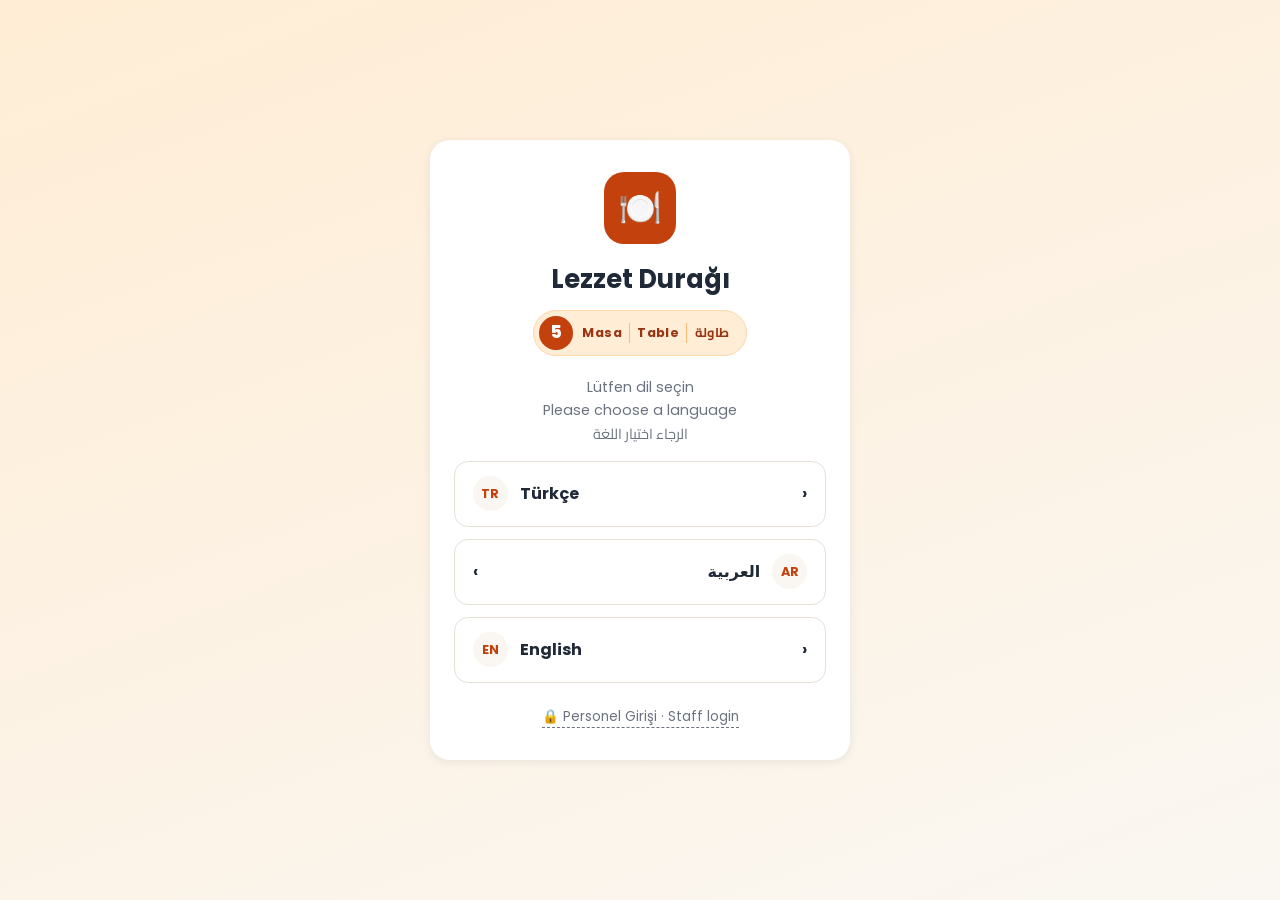
<file: index.html>
<!DOCTYPE html>
<html lang="tr" dir="ltr">
<head>
  <meta charset="UTF-8">
  <meta name="viewport" content="width=device-width, initial-scale=1.0">
  <meta name="description" content="QR Kod ile Dijital Menü ve Sipariş Sistemi">
  <title>Lezzet Durağı | QR Menü</title>
  <link rel="preconnect" href="https://fonts.googleapis.com">
  <link rel="preconnect" href="https://fonts.gstatic.com" crossorigin>
  <link rel="stylesheet" href="https://fonts.googleapis.com/css2?family=Cairo:wght@400;600;700;800&family=Poppins:wght@400;500;600;700;800&display=swap">
  <link rel="stylesheet" href="css/style.css">
</head>
<body class="page-landing" data-page="landing">
  <!-- QR kod okutulunca açılan ilk sayfa: müşteri dilini seçer -->
  <main class="landing" id="landing" data-table-id="5">
    <div class="landing__card">
      <span class="brand__logo brand__logo--lg" aria-hidden="true">🍽️</span>
      <h1 class="landing__title">Lezzet Durağı</h1>
      <!-- Masa rozeti: numara bir kez büyük yazılır, yanında üç dilde etiket -->
      <p class="landing__table" id="landing-table" data-table-id="5">
        <span class="landing__table-no" id="landing-table-no">5</span>
        <span class="landing__table-label">
          <span lang="tr">Masa</span>
          <span lang="en">Table</span>
          <span lang="ar" dir="rtl">طاولة</span>
        </span>
      </p>
      <!-- Her dil kendi satırında: cümleler bölünmez -->
      <p class="landing__text">
        <span lang="tr">Lütfen dil seçin</span>
        <span lang="en">Please choose a language</span>
        <span lang="ar" dir="rtl">الرجاء اختيار اللغة</span>
      </p>

      <!-- Masa numarası adres çubuğunda taşınır (?table=5) -->
      <nav class="landing__langs" aria-label="Dil seçimi / Language">
        <a href="tr/menu.html?table=5" class="landing__lang" lang="tr" dir="ltr" hreflang="tr" data-lang="tr">
          <span class="landing__name"><span class="landing__code">TR</span>Türkçe</span>
          <span aria-hidden="true">›</span>
        </a>
        <a href="ar/menu.html?table=5" class="landing__lang" lang="ar" dir="rtl" hreflang="ar" data-lang="ar">
          <span class="landing__name"><span class="landing__code">AR</span>العربية</span>
          <span aria-hidden="true">›</span>
        </a>
        <a href="en/menu.html?table=5" class="landing__lang" lang="en" dir="ltr" hreflang="en" data-lang="en">
          <span class="landing__name"><span class="landing__code">EN</span>English</span>
          <span aria-hidden="true">›</span>
        </a>
      </nav>

      <!-- Personel girişi: müşteri menüsünde görünmez, sadece başlangıç sayfasında -->
      <a href="tr/admin-login.html" class="landing__staff" id="staff-login" data-action="staff-login">🔒 Personel Girişi · Staff login</a>
    </div>
  </main>
</body>
</html>
</file>
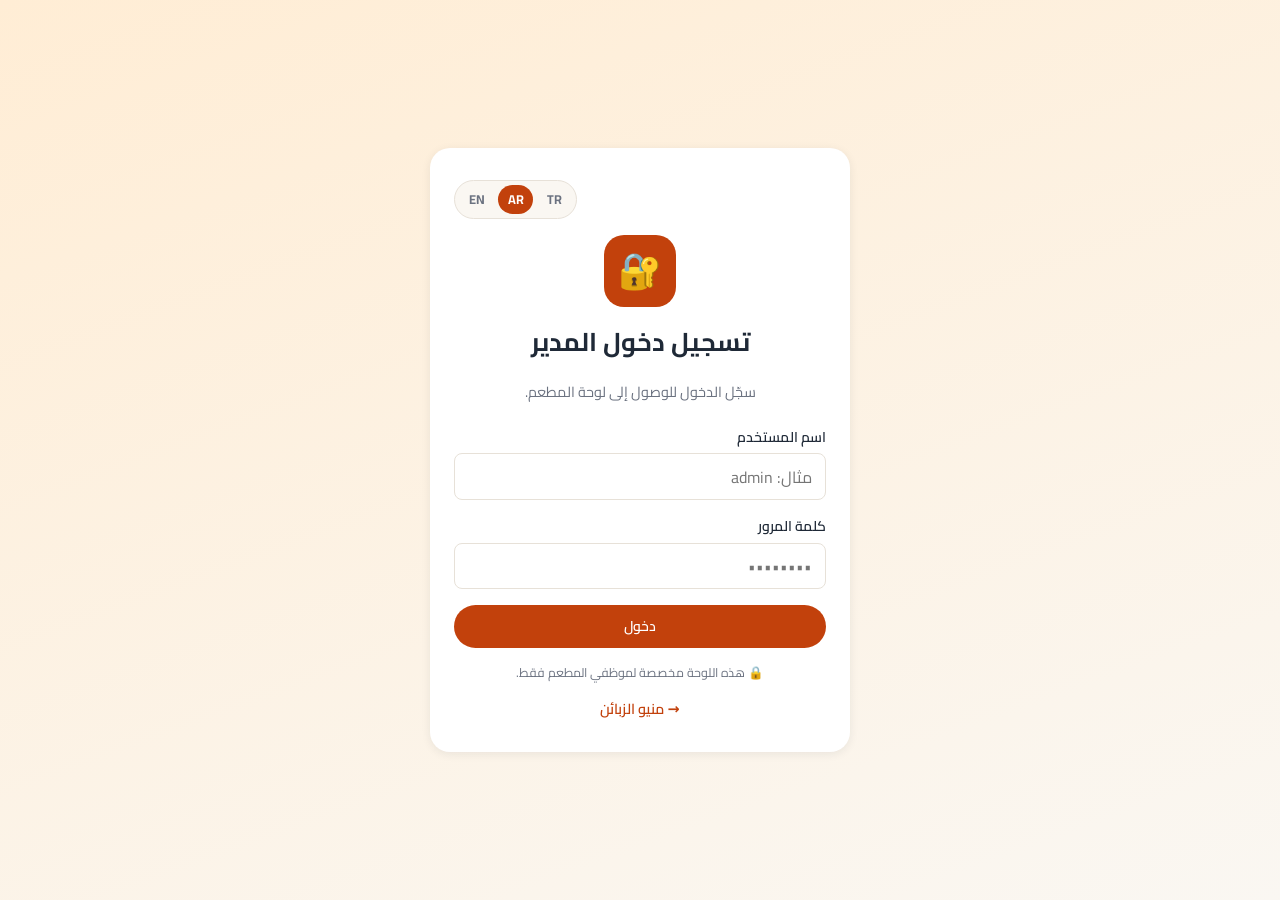
<file: ar/admin-login.html>
<!DOCTYPE html>
<html lang="ar" dir="rtl">
<head>
  <meta charset="UTF-8">
  <meta name="viewport" content="width=device-width, initial-scale=1.0">
  <meta name="description" content="نظام المنيو الرقمي والطلبات عبر رمز QR">
  <title>تسجيل دخول المدير | Lezzet Durağı</title>
  <!-- Google Fonts: Latin harfler için Poppins, Arapça için Cairo (internet yoksa sistem yazı tipi kullanılır) -->
  <link rel="preconnect" href="https://fonts.googleapis.com">
  <link rel="preconnect" href="https://fonts.gstatic.com" crossorigin>
  <link rel="stylesheet" href="https://fonts.googleapis.com/css2?family=Cairo:wght@400;600;700;800&family=Poppins:wght@400;500;600;700;800&display=swap">
  <!-- Tüm sayfalar ve diller aynı ortak stil dosyasını kullanır -->
  <link rel="stylesheet" href="../css/style.css">
</head>
<body class="page-login" data-lang="ar" data-page="login">
  <!-- Yönetici giriş sayfası: lokanta paneline girmeden önce açılır -->
  <main class="landing" id="admin-login">
    <div class="landing__card">
      <div class="login__top">
        <!-- Dil seçimi: her dilin sayfası kendi klasöründe (tr / ar / en) -->
        <nav class="lang-switch" id="lang-switch" aria-label="اختيار اللغة">
          <a href="../tr/admin-login.html" class="lang-link" lang="tr" hreflang="tr" data-lang="tr" title="Türkçe">TR</a>
          <a href="../ar/admin-login.html" class="lang-link is-active" lang="ar" hreflang="ar" data-lang="ar" title="العربية" aria-current="true">AR</a>
          <a href="../en/admin-login.html" class="lang-link" lang="en" hreflang="en" data-lang="en" title="English">EN</a>
        </nav>
      </div>
      <span class="brand__logo brand__logo--lg" aria-hidden="true">🔐</span>
      <h1 class="landing__title">تسجيل دخول المدير</h1>
      <p class="landing__text">سجّل الدخول للوصول إلى لوحة المطعم.</p>

      <!-- Gerçek şifre kontrolü sunucu ister; şimdilik form sadece panele yönlendirir -->
      <form class="login-form form-grid" id="login-form" action="admin.html" method="get">
        <div class="form-group">
          <label for="login-username" class="form-label">اسم المستخدم</label>
          <input type="text" id="login-username" name="username" class="form-control" placeholder="مثال: admin" autocomplete="username" required>
        </div>
        <div class="form-group">
          <label for="login-password" class="form-label">كلمة المرور</label>
          <!-- Şifre adres çubuğunda görünmesin diye name niteliği verilmedi -->
          <input type="password" id="login-password" class="form-control" placeholder="••••••••" autocomplete="current-password" required minlength="4">
        </div>
        <button type="submit" class="btn btn--primary btn--block" id="login-button" data-action="login">دخول</button>
      </form>

      <p class="form-hint login__note">🔒 هذه اللوحة مخصصة لموظفي المطعم فقط.</p>
      <a href="menu.html" class="login__back">→ منيو الزبائن</a>
    </div>
  </main>
</body>
</html>
</file>
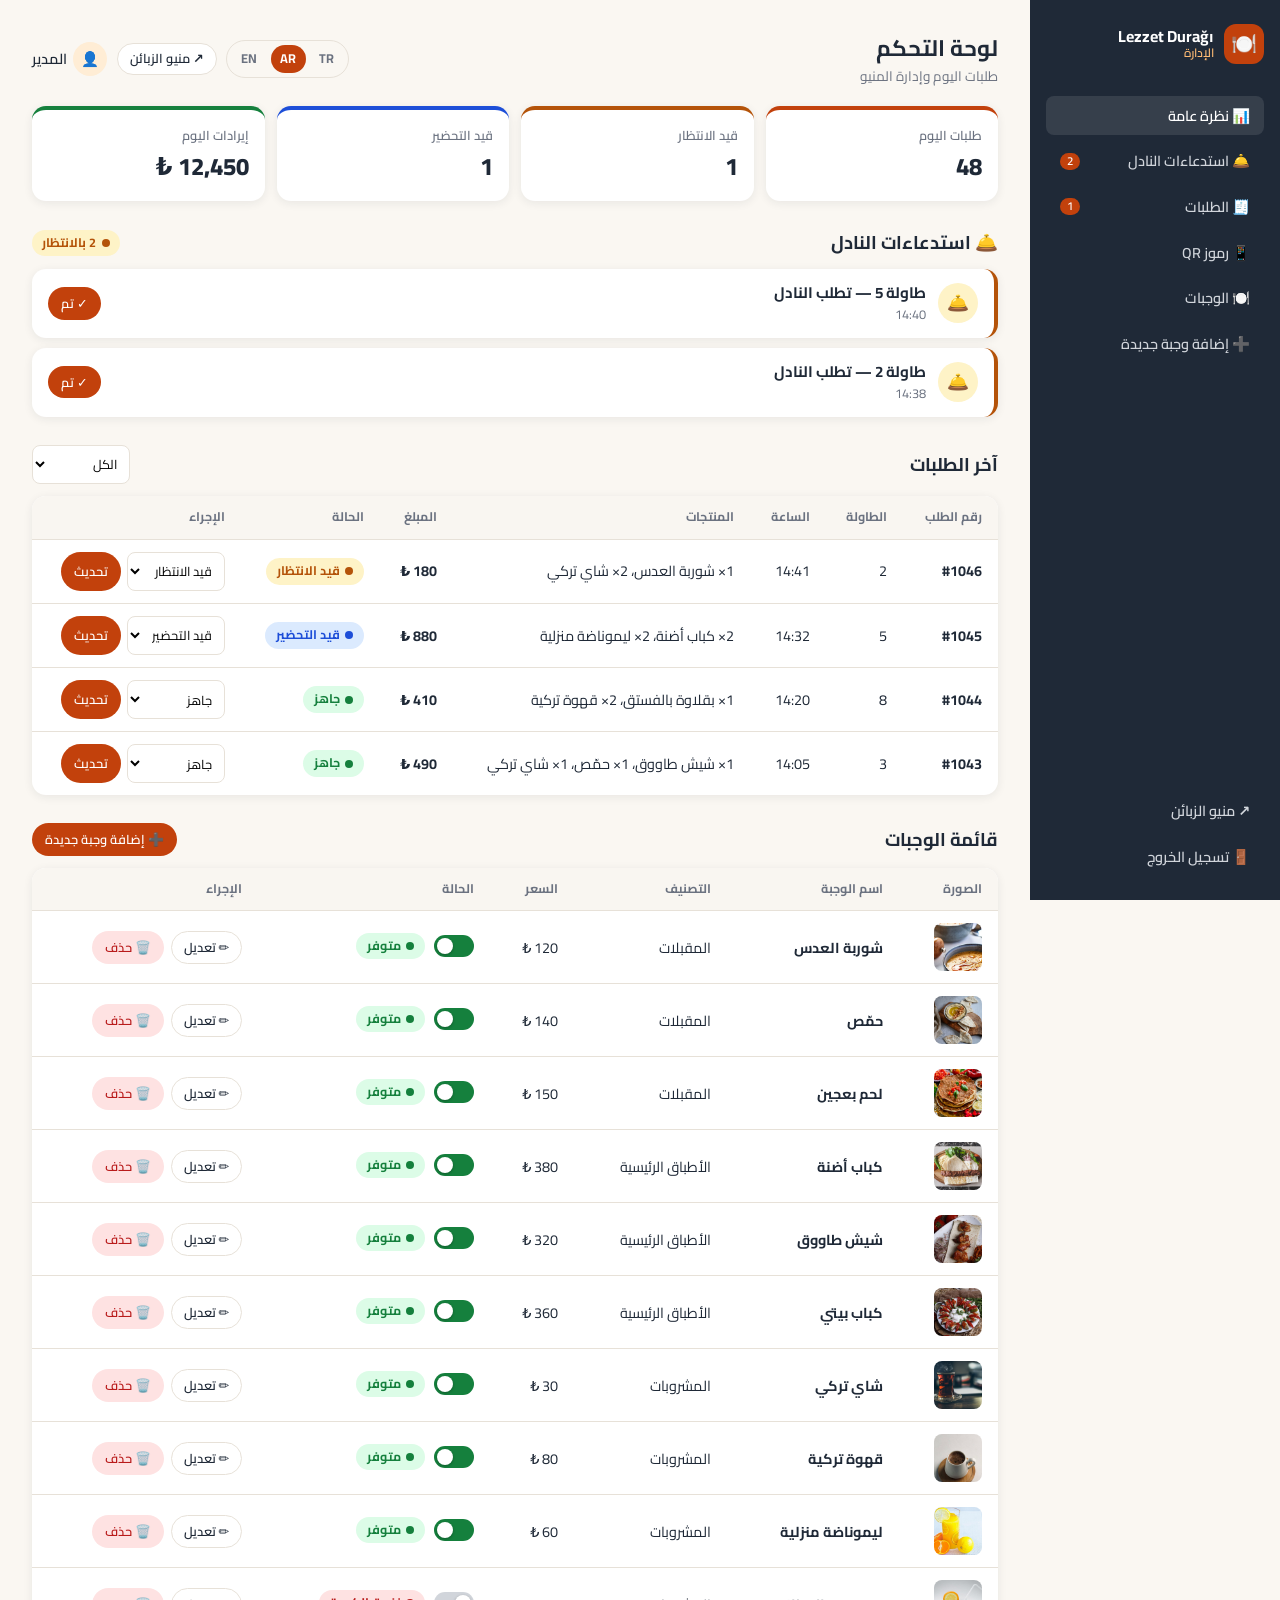
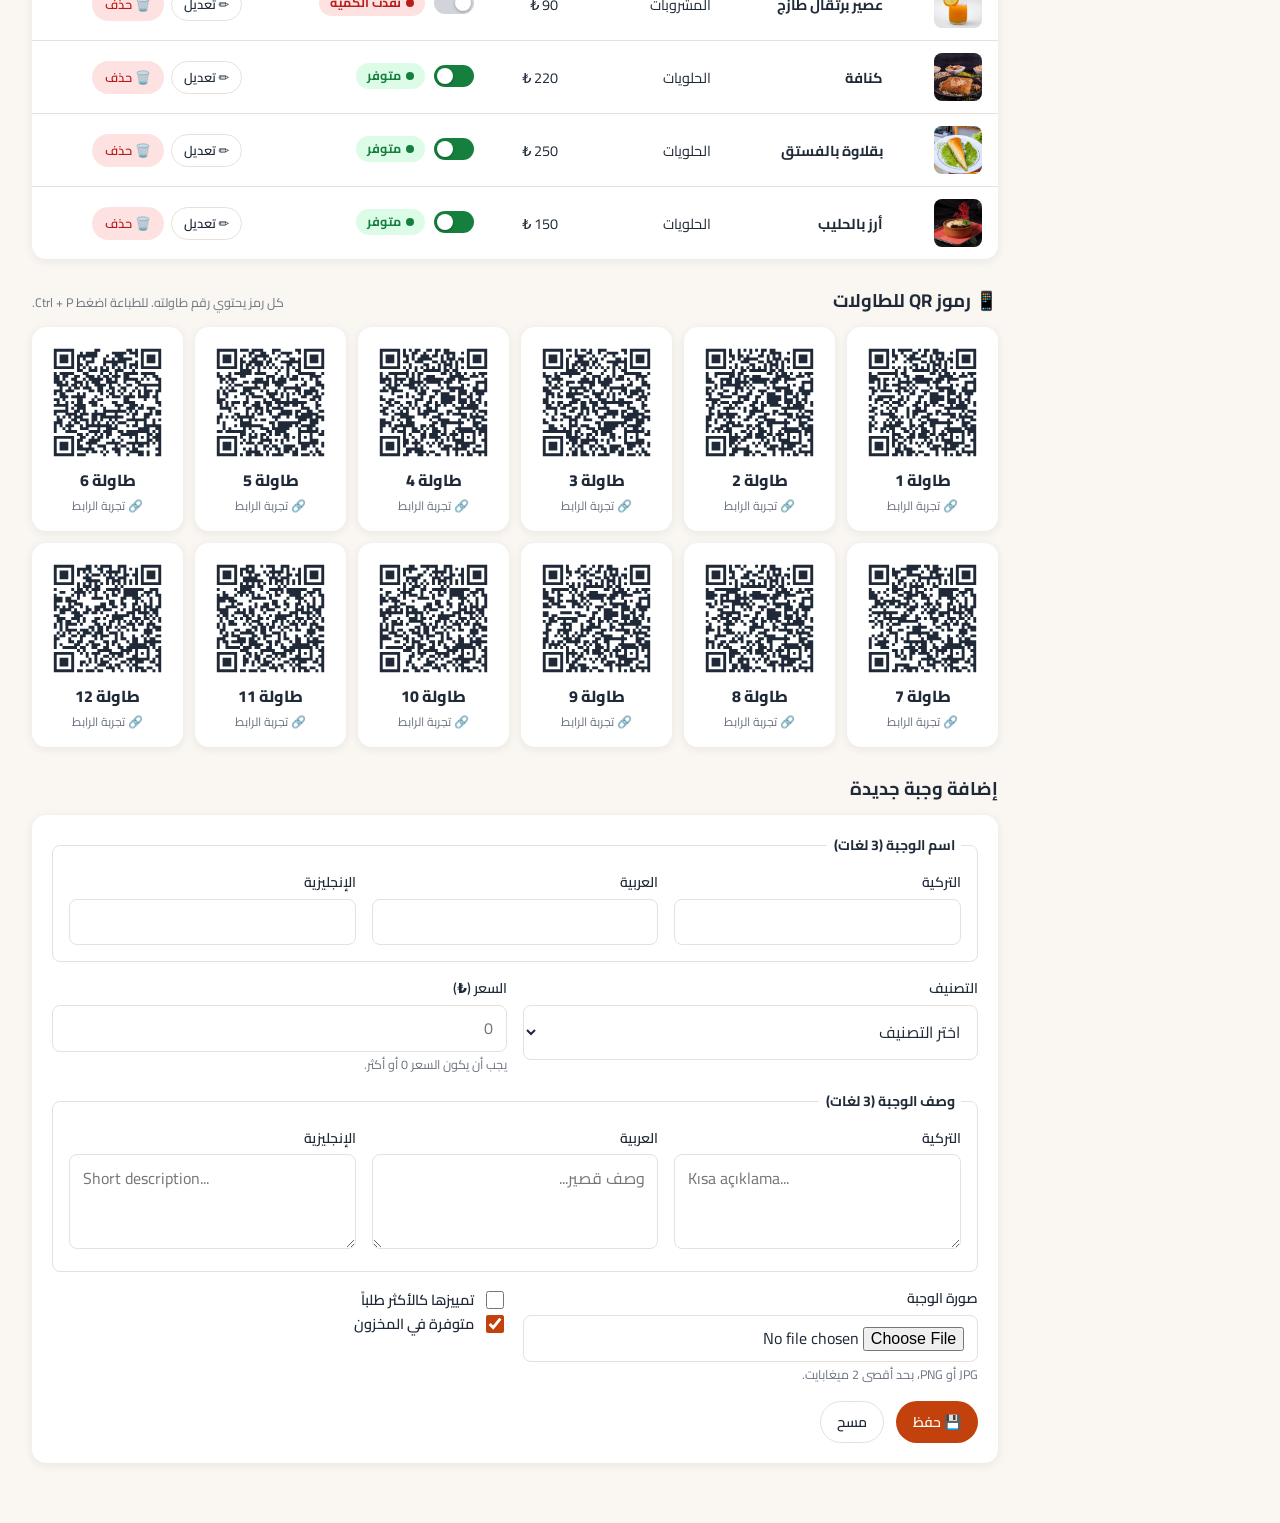
<file: ar/admin.html>
<!DOCTYPE html>
<html lang="ar" dir="rtl">
<head>
  <meta charset="UTF-8">
  <meta name="viewport" content="width=device-width, initial-scale=1.0">
  <meta name="description" content="نظام المنيو الرقمي والطلبات عبر رمز QR">
  <title>لوحة التحكم | Lezzet Durağı</title>
  <!-- Google Fonts: Latin harfler için Poppins, Arapça için Cairo (internet yoksa sistem yazı tipi kullanılır) -->
  <link rel="preconnect" href="https://fonts.googleapis.com">
  <link rel="preconnect" href="https://fonts.gstatic.com" crossorigin>
  <link rel="stylesheet" href="https://fonts.googleapis.com/css2?family=Cairo:wght@400;600;700;800&family=Poppins:wght@400;500;600;700;800&display=swap">
  <!-- Tüm sayfalar ve diller aynı ortak stil dosyasını kullanır -->
  <link rel="stylesheet" href="../css/style.css">
</head>
<body class="page-admin" data-lang="ar" data-page="admin">
  <div class="admin-layout">
    <!-- Kenar menü: geniş ekranda solda sabit, telefonda üstte yatay -->
    <aside class="admin-sidebar" id="admin-sidebar">
      <a href="admin.html" class="brand">
        <span class="brand__logo" aria-hidden="true">🍽️</span>
        <span class="brand__name">Lezzet Durağı
          <span class="brand__sub">الإدارة</span>
        </span>
      </a>
      <nav aria-label="لوحة التحكم">
        <ul class="admin-nav" id="admin-nav">
          <li><a href="#overview" class="admin-nav__link is-active" data-section="overview">📊 نظرة عامة</a></li>
          <li><a href="#waiter-calls" class="admin-nav__link" data-section="waiter-calls">🛎️ استدعاءات النادل <span class="admin-nav__count">2</span></a></li>
          <li><a href="#orders" class="admin-nav__link" data-section="orders">🧾 الطلبات <span class="admin-nav__count" id="nav-pending-count">1</span></a></li>
          <li><a href="#qr-codes" class="admin-nav__link" data-section="qr-codes">📱 رموز QR</a></li>
          <li><a href="#meals" class="admin-nav__link" data-section="meals">🍽️ الوجبات</a></li>
          <li><a href="#add-meal" class="admin-nav__link" data-section="add-meal">➕ إضافة وجبة جديدة</a></li>
        </ul>
      </nav>
      <div class="admin-sidebar__footer">
        <!-- Müşteri sayfaları yeni sekmede açılır: yönetim paneli sekmesi açık kalır -->
        <a href="menu.html" class="admin-nav__link" target="_blank" rel="noopener">↗ منيو الزبائن</a>
        <a href="admin-login.html" class="admin-nav__link" id="logout" data-action="logout">🚪 تسجيل الخروج</a>
      </div>
    </aside>

    <main class="admin-main" id="admin-main">
      <header class="admin-topbar">
        <div>
          <h1 class="admin-topbar__title">لوحة التحكم</h1>
          <p class="admin-topbar__sub">طلبات اليوم وإدارة المنيو</p>
        </div>
        <div class="admin-topbar__actions">
          <!-- Dil seçimi: her dilin sayfası kendi klasöründe (tr / ar / en) -->
          <nav class="lang-switch" id="lang-switch" aria-label="اختيار اللغة">
            <a href="../tr/admin.html" class="lang-link" lang="tr" hreflang="tr" data-lang="tr" title="Türkçe">TR</a>
            <a href="../ar/admin.html" class="lang-link is-active" lang="ar" hreflang="ar" data-lang="ar" title="العربية" aria-current="true">AR</a>
            <a href="../en/admin.html" class="lang-link" lang="en" hreflang="en" data-lang="en" title="English">EN</a>
          </nav>
          <a href="menu.html" class="btn btn--outline btn--sm" target="_blank" rel="noopener">↗ منيو الزبائن</a>
          <span class="admin-user"><span class="admin-user__avatar" aria-hidden="true">👤</span> المدير</span>
        </div>
      </header>

      <!-- Genel bakış: günlük istatistikler -->
      <section class="admin-section" id="overview" aria-label="نظرة عامة">
        <div class="stats">
          <article class="stat-card" data-stat="today-orders">
            <p class="stat-card__label">طلبات اليوم</p>
            <p class="stat-card__value" id="stat-today-orders">48</p>
          </article>
          <article class="stat-card stat-card--pending" data-stat="pending">
            <p class="stat-card__label">قيد الانتظار</p>
            <p class="stat-card__value" id="stat-pending">1</p>
          </article>
          <article class="stat-card stat-card--preparing" data-stat="preparing">
            <p class="stat-card__label">قيد التحضير</p>
            <p class="stat-card__value" id="stat-preparing">1</p>
          </article>
          <article class="stat-card stat-card--revenue" data-stat="revenue">
            <p class="stat-card__label">إيرادات اليوم</p>
            <p class="stat-card__value" id="stat-revenue">12,450 ₺</p>
          </article>
        </div>
      </section>

      <!-- Garson çağrıları: müşterinin takip sayfasındaki butonla bağlantılı -->
      <section class="admin-section" id="waiter-calls" aria-labelledby="calls-title">
        <div class="admin-section__header">
          <h2 class="admin-section__title" id="calls-title">🛎️ استدعاءات النادل</h2>
          <span class="status status--pending" id="calls-count" data-count="2">2 بالانتظار</span>
        </div>
        <ul class="call-list" id="call-list">
          <li class="call-item" id="call-1" data-call-id="1" data-table-id="5">
            <span class="call-item__icon" aria-hidden="true">🛎️</span>
            <div class="call-item__info">
              <p class="call-item__title">طاولة 5 — تطلب النادل</p>
              <p class="call-item__time">14:40</p>
            </div>
            <button type="button" class="btn btn--primary btn--sm" data-action="resolve-call" data-call-id="1">✓ تم</button>
          </li>
          <li class="call-item" id="call-2" data-call-id="2" data-table-id="2">
            <span class="call-item__icon" aria-hidden="true">🛎️</span>
            <div class="call-item__info">
              <p class="call-item__title">طاولة 2 — تطلب النادل</p>
              <p class="call-item__time">14:38</p>
            </div>
            <button type="button" class="btn btn--primary btn--sm" data-action="resolve-call" data-call-id="2">✓ تم</button>
          </li>
        </ul>
      </section>

      <!-- Sipariş listesi: durum seçimi finalde JavaScript ile çalışacak -->
      <section class="admin-section" id="orders" aria-labelledby="orders-title">
        <div class="admin-section__header">
          <h2 class="admin-section__title" id="orders-title">آخر الطلبات</h2>
          <label for="order-filter" class="visually-hidden">الحالة</label>
          <select id="order-filter" class="status-select" data-action="filter-orders">
            <option value="all">الكل</option>
            <option value="pending">قيد الانتظار</option>
            <option value="preparing">قيد التحضير</option>
            <option value="ready">جاهز</option>
          </select>
        </div>
        <div class="table-wrap">
          <table class="table" id="orders-table">
            <thead>
              <tr>
                <th scope="col">رقم الطلب</th>
                <th scope="col">الطاولة</th>
                <th scope="col">الساعة</th>
                <th scope="col">المنتجات</th>
                <th scope="col">المبلغ</th>
                <th scope="col">الحالة</th>
                <th scope="col">الإجراء</th>
              </tr>
            </thead>
            <tbody id="orders-body">
              <tr id="order-1046" data-order-id="1046" data-table-id="2" data-status="pending">
                <td><strong>#1046</strong></td>
                <td>2</td>
                <td>14:41</td>
                <td class="table__items">1× شوربة العدس، 2× شاي تركي</td>
                <td><strong>180 ₺</strong></td>
                <td><span class="status status--pending">قيد الانتظار</span></td>
                <td>
                  <div class="table__actions">
                    <label for="status-1046" class="visually-hidden">الحالة #1046</label>
                    <select id="status-1046" class="status-select" name="status-1046" data-order-id="1046">
                      <option value="pending" selected>قيد الانتظار</option>
                      <option value="preparing">قيد التحضير</option>
                      <option value="ready">جاهز</option>
                    </select>
                    <button type="button" class="btn btn--primary btn--sm" data-action="update-status" data-order-id="1046">تحديث</button>
                  </div>
                </td>
              </tr>
              <tr id="order-1045" data-order-id="1045" data-table-id="5" data-status="preparing">
                <td><strong>#1045</strong></td>
                <td>5</td>
                <td>14:32</td>
                <td class="table__items">2× كباب أضنة، 2× ليموناضة منزلية</td>
                <td><strong>880 ₺</strong></td>
                <td><span class="status status--preparing">قيد التحضير</span></td>
                <td>
                  <div class="table__actions">
                    <label for="status-1045" class="visually-hidden">الحالة #1045</label>
                    <select id="status-1045" class="status-select" name="status-1045" data-order-id="1045">
                      <option value="pending">قيد الانتظار</option>
                      <option value="preparing" selected>قيد التحضير</option>
                      <option value="ready">جاهز</option>
                    </select>
                    <button type="button" class="btn btn--primary btn--sm" data-action="update-status" data-order-id="1045">تحديث</button>
                  </div>
                </td>
              </tr>
              <tr id="order-1044" data-order-id="1044" data-table-id="8" data-status="ready">
                <td><strong>#1044</strong></td>
                <td>8</td>
                <td>14:20</td>
                <td class="table__items">1× بقلاوة بالفستق، 2× قهوة تركية</td>
                <td><strong>410 ₺</strong></td>
                <td><span class="status status--ready">جاهز</span></td>
                <td>
                  <div class="table__actions">
                    <label for="status-1044" class="visually-hidden">الحالة #1044</label>
                    <select id="status-1044" class="status-select" name="status-1044" data-order-id="1044">
                      <option value="pending">قيد الانتظار</option>
                      <option value="preparing">قيد التحضير</option>
                      <option value="ready" selected>جاهز</option>
                    </select>
                    <button type="button" class="btn btn--primary btn--sm" data-action="update-status" data-order-id="1044">تحديث</button>
                  </div>
                </td>
              </tr>
              <tr id="order-1043" data-order-id="1043" data-table-id="3" data-status="ready">
                <td><strong>#1043</strong></td>
                <td>3</td>
                <td>14:05</td>
                <td class="table__items">1× شيش طاووق، 1× حمّص، 1× شاي تركي</td>
                <td><strong>490 ₺</strong></td>
                <td><span class="status status--ready">جاهز</span></td>
                <td>
                  <div class="table__actions">
                    <label for="status-1043" class="visually-hidden">الحالة #1043</label>
                    <select id="status-1043" class="status-select" name="status-1043" data-order-id="1043">
                      <option value="pending">قيد الانتظار</option>
                      <option value="preparing">قيد التحضير</option>
                      <option value="ready" selected>جاهز</option>
                    </select>
                    <button type="button" class="btn btn--primary btn--sm" data-action="update-status" data-order-id="1043">تحديث</button>
                  </div>
                </td>
              </tr>
            </tbody>
          </table>
        </div>
      </section>

      <!-- Yemek yönetimi tablosu -->
      <section class="admin-section" id="meals" aria-labelledby="meals-title">
        <div class="admin-section__header">
          <h2 class="admin-section__title" id="meals-title">قائمة الوجبات</h2>
          <a href="#add-meal" class="btn btn--primary btn--sm">➕ إضافة وجبة جديدة</a>
        </div>
        <div class="table-wrap">
          <table class="table" id="meals-table">
            <thead>
              <tr>
                <th scope="col">الصورة</th>
                <th scope="col">اسم الوجبة</th>
                <th scope="col">التصنيف</th>
                <th scope="col">السعر</th>
                <th scope="col">الحالة</th>
                <th scope="col">الإجراء</th>
              </tr>
            </thead>
            <tbody id="meals-body">
              <tr id="meal-s1" data-item-id="s1" data-category="starters" data-available="true">
                <td><img src="../img/menu/s1.jpg" alt="شوربة العدس" class="table__thumb" width="48" height="48"></td>
                <td><strong>شوربة العدس</strong></td>
                <td>المقبلات</td>
                <td>120 ₺</td>
                <td><label class="stock-switch" for="stock-s1"><input type="checkbox" class="stock-switch__input" id="stock-s1" data-action="toggle-stock" data-item-id="s1" aria-label="تغيير حالة التوفر" checked><span class="stock-switch__track" aria-hidden="true"></span><span class="status status--available stock-switch__on">متوفر</span><span class="status status--soldout stock-switch__off">نفدت الكمية</span></label></td>
                <td>
                  <div class="table__actions">
                    <button type="button" class="btn btn--outline btn--sm" data-action="edit-meal" data-item-id="s1">✏️ تعديل</button>
                    <button type="button" class="btn btn--danger btn--sm" data-action="delete-meal" data-item-id="s1">🗑️ حذف</button>
                  </div>
                </td>
              </tr>
              <tr id="meal-s2" data-item-id="s2" data-category="starters" data-available="true">
                <td><img src="../img/menu/s2.jpg" alt="حمّص" class="table__thumb" width="48" height="48"></td>
                <td><strong>حمّص</strong></td>
                <td>المقبلات</td>
                <td>140 ₺</td>
                <td><label class="stock-switch" for="stock-s2"><input type="checkbox" class="stock-switch__input" id="stock-s2" data-action="toggle-stock" data-item-id="s2" aria-label="تغيير حالة التوفر" checked><span class="stock-switch__track" aria-hidden="true"></span><span class="status status--available stock-switch__on">متوفر</span><span class="status status--soldout stock-switch__off">نفدت الكمية</span></label></td>
                <td>
                  <div class="table__actions">
                    <button type="button" class="btn btn--outline btn--sm" data-action="edit-meal" data-item-id="s2">✏️ تعديل</button>
                    <button type="button" class="btn btn--danger btn--sm" data-action="delete-meal" data-item-id="s2">🗑️ حذف</button>
                  </div>
                </td>
              </tr>
              <tr id="meal-s3" data-item-id="s3" data-category="starters" data-available="true">
                <td><img src="../img/menu/s3.jpg" alt="لحم بعجين" class="table__thumb" width="48" height="48"></td>
                <td><strong>لحم بعجين</strong></td>
                <td>المقبلات</td>
                <td>150 ₺</td>
                <td><label class="stock-switch" for="stock-s3"><input type="checkbox" class="stock-switch__input" id="stock-s3" data-action="toggle-stock" data-item-id="s3" aria-label="تغيير حالة التوفر" checked><span class="stock-switch__track" aria-hidden="true"></span><span class="status status--available stock-switch__on">متوفر</span><span class="status status--soldout stock-switch__off">نفدت الكمية</span></label></td>
                <td>
                  <div class="table__actions">
                    <button type="button" class="btn btn--outline btn--sm" data-action="edit-meal" data-item-id="s3">✏️ تعديل</button>
                    <button type="button" class="btn btn--danger btn--sm" data-action="delete-meal" data-item-id="s3">🗑️ حذف</button>
                  </div>
                </td>
              </tr>
              <tr id="meal-m1" data-item-id="m1" data-category="mains" data-available="true">
                <td><img src="../img/menu/m1.jpg" alt="كباب أضنة" class="table__thumb" width="48" height="48"></td>
                <td><strong>كباب أضنة</strong></td>
                <td>الأطباق الرئيسية</td>
                <td>380 ₺</td>
                <td><label class="stock-switch" for="stock-m1"><input type="checkbox" class="stock-switch__input" id="stock-m1" data-action="toggle-stock" data-item-id="m1" aria-label="تغيير حالة التوفر" checked><span class="stock-switch__track" aria-hidden="true"></span><span class="status status--available stock-switch__on">متوفر</span><span class="status status--soldout stock-switch__off">نفدت الكمية</span></label></td>
                <td>
                  <div class="table__actions">
                    <button type="button" class="btn btn--outline btn--sm" data-action="edit-meal" data-item-id="m1">✏️ تعديل</button>
                    <button type="button" class="btn btn--danger btn--sm" data-action="delete-meal" data-item-id="m1">🗑️ حذف</button>
                  </div>
                </td>
              </tr>
              <tr id="meal-m2" data-item-id="m2" data-category="mains" data-available="true">
                <td><img src="../img/menu/m2.jpg" alt="شيش طاووق" class="table__thumb" width="48" height="48"></td>
                <td><strong>شيش طاووق</strong></td>
                <td>الأطباق الرئيسية</td>
                <td>320 ₺</td>
                <td><label class="stock-switch" for="stock-m2"><input type="checkbox" class="stock-switch__input" id="stock-m2" data-action="toggle-stock" data-item-id="m2" aria-label="تغيير حالة التوفر" checked><span class="stock-switch__track" aria-hidden="true"></span><span class="status status--available stock-switch__on">متوفر</span><span class="status status--soldout stock-switch__off">نفدت الكمية</span></label></td>
                <td>
                  <div class="table__actions">
                    <button type="button" class="btn btn--outline btn--sm" data-action="edit-meal" data-item-id="m2">✏️ تعديل</button>
                    <button type="button" class="btn btn--danger btn--sm" data-action="delete-meal" data-item-id="m2">🗑️ حذف</button>
                  </div>
                </td>
              </tr>
              <tr id="meal-m3" data-item-id="m3" data-category="mains" data-available="true">
                <td><img src="../img/menu/m3.jpg" alt="كباب بيتي" class="table__thumb" width="48" height="48"></td>
                <td><strong>كباب بيتي</strong></td>
                <td>الأطباق الرئيسية</td>
                <td>360 ₺</td>
                <td><label class="stock-switch" for="stock-m3"><input type="checkbox" class="stock-switch__input" id="stock-m3" data-action="toggle-stock" data-item-id="m3" aria-label="تغيير حالة التوفر" checked><span class="stock-switch__track" aria-hidden="true"></span><span class="status status--available stock-switch__on">متوفر</span><span class="status status--soldout stock-switch__off">نفدت الكمية</span></label></td>
                <td>
                  <div class="table__actions">
                    <button type="button" class="btn btn--outline btn--sm" data-action="edit-meal" data-item-id="m3">✏️ تعديل</button>
                    <button type="button" class="btn btn--danger btn--sm" data-action="delete-meal" data-item-id="m3">🗑️ حذف</button>
                  </div>
                </td>
              </tr>
              <tr id="meal-d1" data-item-id="d1" data-category="drinks" data-available="true">
                <td><img src="../img/menu/d1.jpg" alt="شاي تركي" class="table__thumb" width="48" height="48"></td>
                <td><strong>شاي تركي</strong></td>
                <td>المشروبات</td>
                <td>30 ₺</td>
                <td><label class="stock-switch" for="stock-d1"><input type="checkbox" class="stock-switch__input" id="stock-d1" data-action="toggle-stock" data-item-id="d1" aria-label="تغيير حالة التوفر" checked><span class="stock-switch__track" aria-hidden="true"></span><span class="status status--available stock-switch__on">متوفر</span><span class="status status--soldout stock-switch__off">نفدت الكمية</span></label></td>
                <td>
                  <div class="table__actions">
                    <button type="button" class="btn btn--outline btn--sm" data-action="edit-meal" data-item-id="d1">✏️ تعديل</button>
                    <button type="button" class="btn btn--danger btn--sm" data-action="delete-meal" data-item-id="d1">🗑️ حذف</button>
                  </div>
                </td>
              </tr>
              <tr id="meal-d2" data-item-id="d2" data-category="drinks" data-available="true">
                <td><img src="../img/menu/d2.jpg" alt="قهوة تركية" class="table__thumb" width="48" height="48"></td>
                <td><strong>قهوة تركية</strong></td>
                <td>المشروبات</td>
                <td>80 ₺</td>
                <td><label class="stock-switch" for="stock-d2"><input type="checkbox" class="stock-switch__input" id="stock-d2" data-action="toggle-stock" data-item-id="d2" aria-label="تغيير حالة التوفر" checked><span class="stock-switch__track" aria-hidden="true"></span><span class="status status--available stock-switch__on">متوفر</span><span class="status status--soldout stock-switch__off">نفدت الكمية</span></label></td>
                <td>
                  <div class="table__actions">
                    <button type="button" class="btn btn--outline btn--sm" data-action="edit-meal" data-item-id="d2">✏️ تعديل</button>
                    <button type="button" class="btn btn--danger btn--sm" data-action="delete-meal" data-item-id="d2">🗑️ حذف</button>
                  </div>
                </td>
              </tr>
              <tr id="meal-d3" data-item-id="d3" data-category="drinks" data-available="true">
                <td><img src="../img/menu/d3.jpg" alt="ليموناضة منزلية" class="table__thumb" width="48" height="48"></td>
                <td><strong>ليموناضة منزلية</strong></td>
                <td>المشروبات</td>
                <td>60 ₺</td>
                <td><label class="stock-switch" for="stock-d3"><input type="checkbox" class="stock-switch__input" id="stock-d3" data-action="toggle-stock" data-item-id="d3" aria-label="تغيير حالة التوفر" checked><span class="stock-switch__track" aria-hidden="true"></span><span class="status status--available stock-switch__on">متوفر</span><span class="status status--soldout stock-switch__off">نفدت الكمية</span></label></td>
                <td>
                  <div class="table__actions">
                    <button type="button" class="btn btn--outline btn--sm" data-action="edit-meal" data-item-id="d3">✏️ تعديل</button>
                    <button type="button" class="btn btn--danger btn--sm" data-action="delete-meal" data-item-id="d3">🗑️ حذف</button>
                  </div>
                </td>
              </tr>
              <tr id="meal-d4" data-item-id="d4" data-category="drinks" data-available="false">
                <td><img src="../img/menu/d4.jpg" alt="عصير برتقال طازج" class="table__thumb" width="48" height="48"></td>
                <td><strong>عصير برتقال طازج</strong></td>
                <td>المشروبات</td>
                <td>90 ₺</td>
                <td><label class="stock-switch" for="stock-d4"><input type="checkbox" class="stock-switch__input" id="stock-d4" data-action="toggle-stock" data-item-id="d4" aria-label="تغيير حالة التوفر"><span class="stock-switch__track" aria-hidden="true"></span><span class="status status--available stock-switch__on">متوفر</span><span class="status status--soldout stock-switch__off">نفدت الكمية</span></label></td>
                <td>
                  <div class="table__actions">
                    <button type="button" class="btn btn--outline btn--sm" data-action="edit-meal" data-item-id="d4">✏️ تعديل</button>
                    <button type="button" class="btn btn--danger btn--sm" data-action="delete-meal" data-item-id="d4">🗑️ حذف</button>
                  </div>
                </td>
              </tr>
              <tr id="meal-t1" data-item-id="t1" data-category="desserts" data-available="true">
                <td><img src="../img/menu/t1.jpg" alt="كنافة" class="table__thumb" width="48" height="48"></td>
                <td><strong>كنافة</strong></td>
                <td>الحلويات</td>
                <td>220 ₺</td>
                <td><label class="stock-switch" for="stock-t1"><input type="checkbox" class="stock-switch__input" id="stock-t1" data-action="toggle-stock" data-item-id="t1" aria-label="تغيير حالة التوفر" checked><span class="stock-switch__track" aria-hidden="true"></span><span class="status status--available stock-switch__on">متوفر</span><span class="status status--soldout stock-switch__off">نفدت الكمية</span></label></td>
                <td>
                  <div class="table__actions">
                    <button type="button" class="btn btn--outline btn--sm" data-action="edit-meal" data-item-id="t1">✏️ تعديل</button>
                    <button type="button" class="btn btn--danger btn--sm" data-action="delete-meal" data-item-id="t1">🗑️ حذف</button>
                  </div>
                </td>
              </tr>
              <tr id="meal-t2" data-item-id="t2" data-category="desserts" data-available="true">
                <td><img src="../img/menu/t2.jpg" alt="بقلاوة بالفستق" class="table__thumb" width="48" height="48"></td>
                <td><strong>بقلاوة بالفستق</strong></td>
                <td>الحلويات</td>
                <td>250 ₺</td>
                <td><label class="stock-switch" for="stock-t2"><input type="checkbox" class="stock-switch__input" id="stock-t2" data-action="toggle-stock" data-item-id="t2" aria-label="تغيير حالة التوفر" checked><span class="stock-switch__track" aria-hidden="true"></span><span class="status status--available stock-switch__on">متوفر</span><span class="status status--soldout stock-switch__off">نفدت الكمية</span></label></td>
                <td>
                  <div class="table__actions">
                    <button type="button" class="btn btn--outline btn--sm" data-action="edit-meal" data-item-id="t2">✏️ تعديل</button>
                    <button type="button" class="btn btn--danger btn--sm" data-action="delete-meal" data-item-id="t2">🗑️ حذف</button>
                  </div>
                </td>
              </tr>
              <tr id="meal-t3" data-item-id="t3" data-category="desserts" data-available="true">
                <td><img src="../img/menu/t3.jpg" alt="أرز بالحليب" class="table__thumb" width="48" height="48"></td>
                <td><strong>أرز بالحليب</strong></td>
                <td>الحلويات</td>
                <td>150 ₺</td>
                <td><label class="stock-switch" for="stock-t3"><input type="checkbox" class="stock-switch__input" id="stock-t3" data-action="toggle-stock" data-item-id="t3" aria-label="تغيير حالة التوفر" checked><span class="stock-switch__track" aria-hidden="true"></span><span class="status status--available stock-switch__on">متوفر</span><span class="status status--soldout stock-switch__off">نفدت الكمية</span></label></td>
                <td>
                  <div class="table__actions">
                    <button type="button" class="btn btn--outline btn--sm" data-action="edit-meal" data-item-id="t3">✏️ تعديل</button>
                    <button type="button" class="btn btn--danger btn--sm" data-action="delete-meal" data-item-id="t3">🗑️ حذف</button>
                  </div>
                </td>
              </tr>
            </tbody>
          </table>
        </div>
      </section>

      <!-- Masa QR kodları: her kod kendi masa numarasını adreste taşır (?table=1 ... 12) -->
      <section class="admin-section" id="qr-codes" aria-labelledby="qr-title">
        <div class="admin-section__header">
          <h2 class="admin-section__title" id="qr-title">📱 رموز QR للطاولات</h2>
          <span class="form-hint">كل رمز يحتوي رقم طاولته. للطباعة اضغط Ctrl + P.</span>
        </div>
        <div class="qr-grid" id="qr-grid">
          <figure class="qr-card" id="qr-table-1" data-table-id="1">
            <img src="../img/qr/table-1.svg" alt="QR — طاولة 1" width="160" height="160">
            <figcaption class="qr-card__title">طاولة 1</figcaption>
            <a href="../index.html?table=1" class="qr-card__link" data-table-id="1" target="_blank" rel="noopener">🔗 تجربة الرابط</a>
          </figure>
          <figure class="qr-card" id="qr-table-2" data-table-id="2">
            <img src="../img/qr/table-2.svg" alt="QR — طاولة 2" width="160" height="160">
            <figcaption class="qr-card__title">طاولة 2</figcaption>
            <a href="../index.html?table=2" class="qr-card__link" data-table-id="2" target="_blank" rel="noopener">🔗 تجربة الرابط</a>
          </figure>
          <figure class="qr-card" id="qr-table-3" data-table-id="3">
            <img src="../img/qr/table-3.svg" alt="QR — طاولة 3" width="160" height="160">
            <figcaption class="qr-card__title">طاولة 3</figcaption>
            <a href="../index.html?table=3" class="qr-card__link" data-table-id="3" target="_blank" rel="noopener">🔗 تجربة الرابط</a>
          </figure>
          <figure class="qr-card" id="qr-table-4" data-table-id="4">
            <img src="../img/qr/table-4.svg" alt="QR — طاولة 4" width="160" height="160">
            <figcaption class="qr-card__title">طاولة 4</figcaption>
            <a href="../index.html?table=4" class="qr-card__link" data-table-id="4" target="_blank" rel="noopener">🔗 تجربة الرابط</a>
          </figure>
          <figure class="qr-card" id="qr-table-5" data-table-id="5">
            <img src="../img/qr/table-5.svg" alt="QR — طاولة 5" width="160" height="160">
            <figcaption class="qr-card__title">طاولة 5</figcaption>
            <a href="../index.html?table=5" class="qr-card__link" data-table-id="5" target="_blank" rel="noopener">🔗 تجربة الرابط</a>
          </figure>
          <figure class="qr-card" id="qr-table-6" data-table-id="6">
            <img src="../img/qr/table-6.svg" alt="QR — طاولة 6" width="160" height="160">
            <figcaption class="qr-card__title">طاولة 6</figcaption>
            <a href="../index.html?table=6" class="qr-card__link" data-table-id="6" target="_blank" rel="noopener">🔗 تجربة الرابط</a>
          </figure>
          <figure class="qr-card" id="qr-table-7" data-table-id="7">
            <img src="../img/qr/table-7.svg" alt="QR — طاولة 7" width="160" height="160">
            <figcaption class="qr-card__title">طاولة 7</figcaption>
            <a href="../index.html?table=7" class="qr-card__link" data-table-id="7" target="_blank" rel="noopener">🔗 تجربة الرابط</a>
          </figure>
          <figure class="qr-card" id="qr-table-8" data-table-id="8">
            <img src="../img/qr/table-8.svg" alt="QR — طاولة 8" width="160" height="160">
            <figcaption class="qr-card__title">طاولة 8</figcaption>
            <a href="../index.html?table=8" class="qr-card__link" data-table-id="8" target="_blank" rel="noopener">🔗 تجربة الرابط</a>
          </figure>
          <figure class="qr-card" id="qr-table-9" data-table-id="9">
            <img src="../img/qr/table-9.svg" alt="QR — طاولة 9" width="160" height="160">
            <figcaption class="qr-card__title">طاولة 9</figcaption>
            <a href="../index.html?table=9" class="qr-card__link" data-table-id="9" target="_blank" rel="noopener">🔗 تجربة الرابط</a>
          </figure>
          <figure class="qr-card" id="qr-table-10" data-table-id="10">
            <img src="../img/qr/table-10.svg" alt="QR — طاولة 10" width="160" height="160">
            <figcaption class="qr-card__title">طاولة 10</figcaption>
            <a href="../index.html?table=10" class="qr-card__link" data-table-id="10" target="_blank" rel="noopener">🔗 تجربة الرابط</a>
          </figure>
          <figure class="qr-card" id="qr-table-11" data-table-id="11">
            <img src="../img/qr/table-11.svg" alt="QR — طاولة 11" width="160" height="160">
            <figcaption class="qr-card__title">طاولة 11</figcaption>
            <a href="../index.html?table=11" class="qr-card__link" data-table-id="11" target="_blank" rel="noopener">🔗 تجربة الرابط</a>
          </figure>
          <figure class="qr-card" id="qr-table-12" data-table-id="12">
            <img src="../img/qr/table-12.svg" alt="QR — طاولة 12" width="160" height="160">
            <figcaption class="qr-card__title">طاولة 12</figcaption>
            <a href="../index.html?table=12" class="qr-card__link" data-table-id="12" target="_blank" rel="noopener">🔗 تجربة الرابط</a>
          </figure>
        </div>
      </section>

      <!-- Yeni yemek ekleme formu: kaydetme işlemi finalde JavaScript ile yapılacak -->
      <section class="admin-section" id="add-meal" aria-labelledby="add-meal-title">
        <div class="admin-section__header">
          <h2 class="admin-section__title" id="add-meal-title">إضافة وجبة جديدة</h2>
        </div>
        <form class="card form-grid form-grid--2" id="add-meal-form" action="#" method="get">
          <fieldset class="form-fieldset form-group--full">
            <legend>اسم الوجبة (3 لغات)</legend>
            <div class="form-grid form-grid--3">
              <div class="form-group">
                <label for="meal-name-tr" class="form-label">التركية</label>
                <input type="text" id="meal-name-tr" name="name_tr" class="form-control" lang="tr" dir="ltr" required>
              </div>
              <div class="form-group">
                <label for="meal-name-ar" class="form-label">العربية</label>
                <input type="text" id="meal-name-ar" name="name_ar" class="form-control" lang="ar" dir="rtl">
              </div>
              <div class="form-group">
                <label for="meal-name-en" class="form-label">الإنجليزية</label>
                <input type="text" id="meal-name-en" name="name_en" class="form-control" lang="en" dir="ltr">
              </div>
            </div>
          </fieldset>

          <div class="form-group">
            <label for="meal-category" class="form-label">التصنيف</label>
            <select id="meal-category" name="category" class="form-control" required>
              <option value="" disabled selected>اختر التصنيف</option>
              <option value="starters">المقبلات</option>
              <option value="mains">الأطباق الرئيسية</option>
              <option value="drinks">المشروبات</option>
              <option value="desserts">الحلويات</option>
            </select>
          </div>

          <div class="form-group">
            <label for="meal-price" class="form-label">السعر (₺)</label>
            <input type="number" id="meal-price" name="price" class="form-control" min="0" step="0.5" placeholder="0" required>
            <p class="form-hint">يجب أن يكون السعر 0 أو أكثر.</p>
          </div>

          <!-- Açıklama her dil için ayrı girilir (finalde sayfa diline göre gösterilecek) -->
          <fieldset class="form-fieldset form-group--full">
            <legend>وصف الوجبة (3 لغات)</legend>
            <div class="form-grid form-grid--3">
              <div class="form-group">
                <label for="meal-desc-tr" class="form-label">التركية</label>
                <textarea id="meal-desc-tr" name="desc_tr" class="form-control" lang="tr" dir="ltr" rows="3" placeholder="Kısa açıklama..."></textarea>
              </div>
              <div class="form-group">
                <label for="meal-desc-ar" class="form-label">العربية</label>
                <textarea id="meal-desc-ar" name="desc_ar" class="form-control" lang="ar" dir="rtl" rows="3" placeholder="وصف قصير..."></textarea>
              </div>
              <div class="form-group">
                <label for="meal-desc-en" class="form-label">الإنجليزية</label>
                <textarea id="meal-desc-en" name="desc_en" class="form-control" lang="en" dir="ltr" rows="3" placeholder="Short description..."></textarea>
              </div>
            </div>
          </fieldset>

          <div class="form-group">
            <label for="meal-image" class="form-label">صورة الوجبة</label>
            <input type="file" id="meal-image" name="image" class="form-control" accept="image/png, image/jpeg">
            <p class="form-hint">JPG أو PNG، بحد أقصى 2 ميغابايت.</p>
          </div>

          <div class="form-group">
            <label class="form-check"><input type="checkbox" id="meal-popular" name="popular"> تمييزها كالأكثر طلباً</label>
            <label class="form-check"><input type="checkbox" id="meal-available" name="available" checked> متوفرة في المخزون</label>
          </div>

          <div class="form-actions form-group--full">
            <button type="submit" class="btn btn--primary" id="save-meal" data-action="save-meal">💾 حفظ</button>
            <button type="reset" class="btn btn--outline" id="reset-meal">مسح</button>
          </div>
        </form>
      </section>
    </main>
  </div>
</body>
</html>
</file>
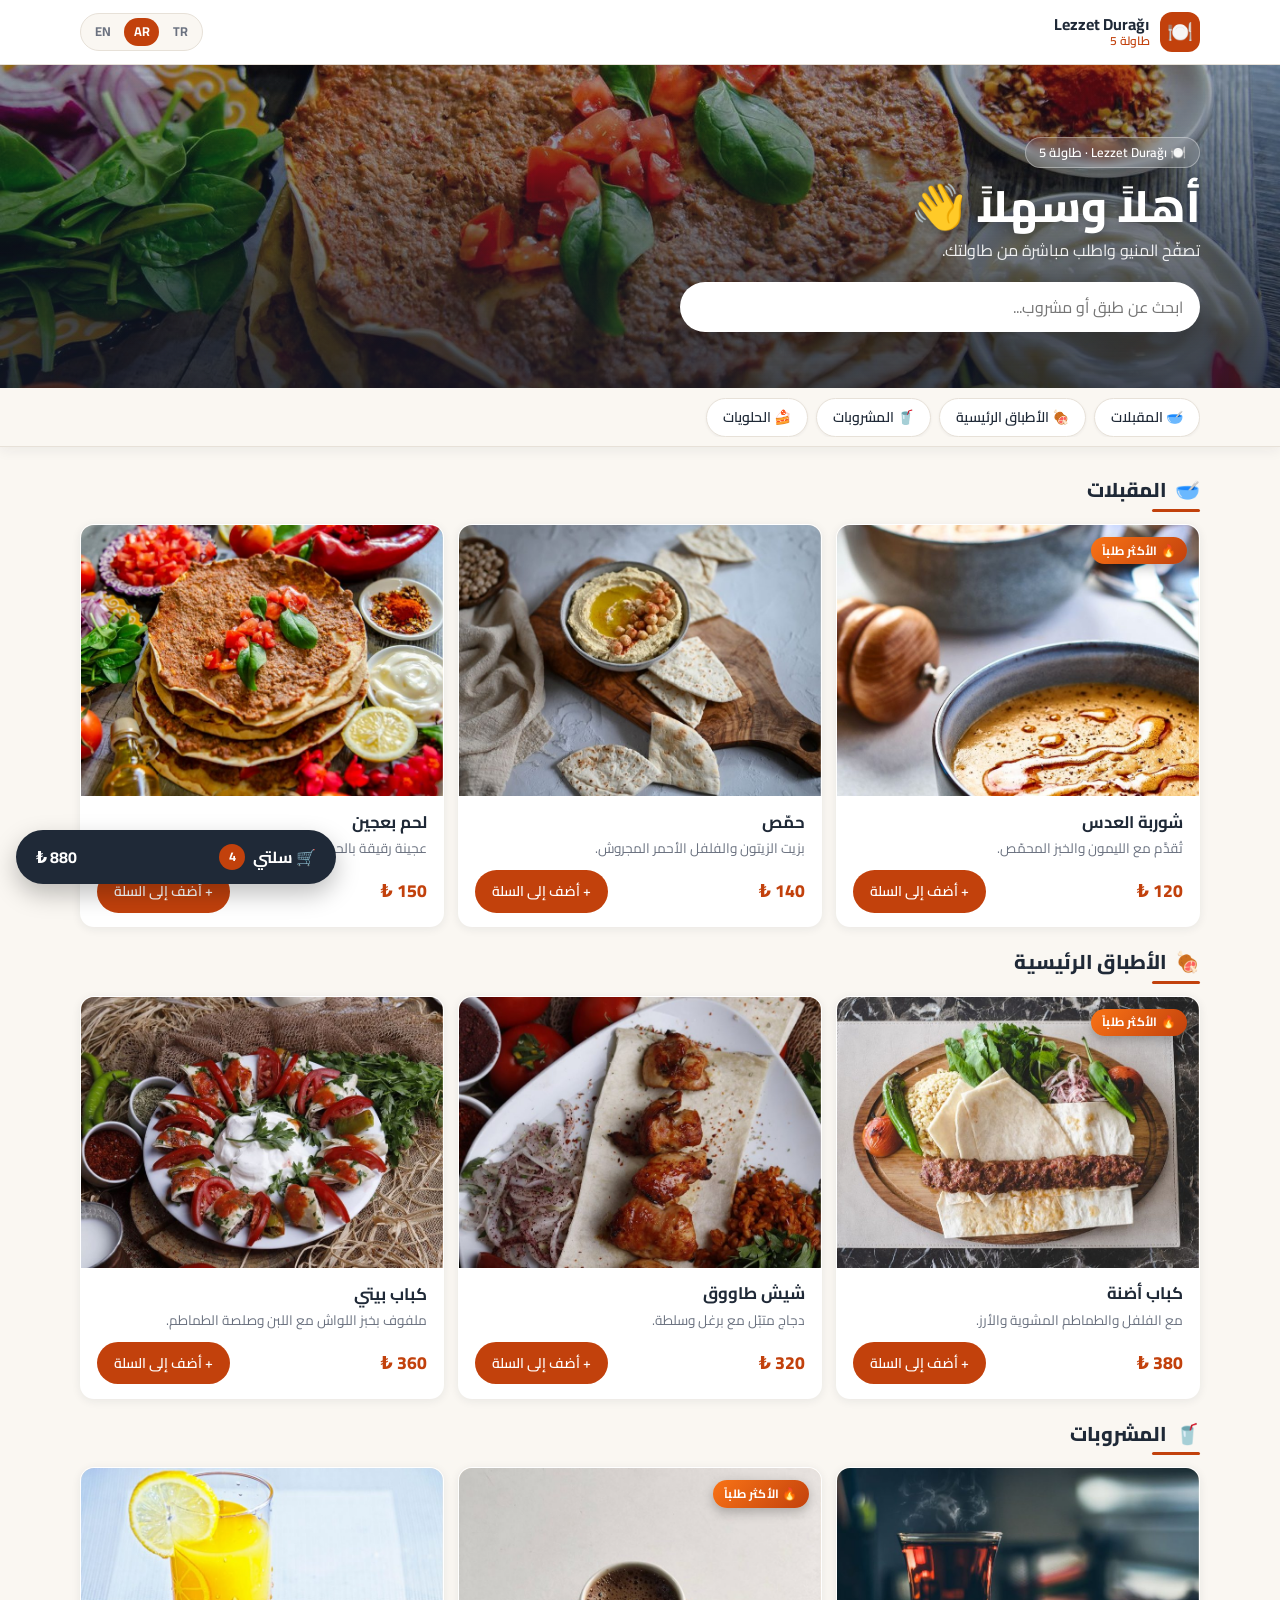
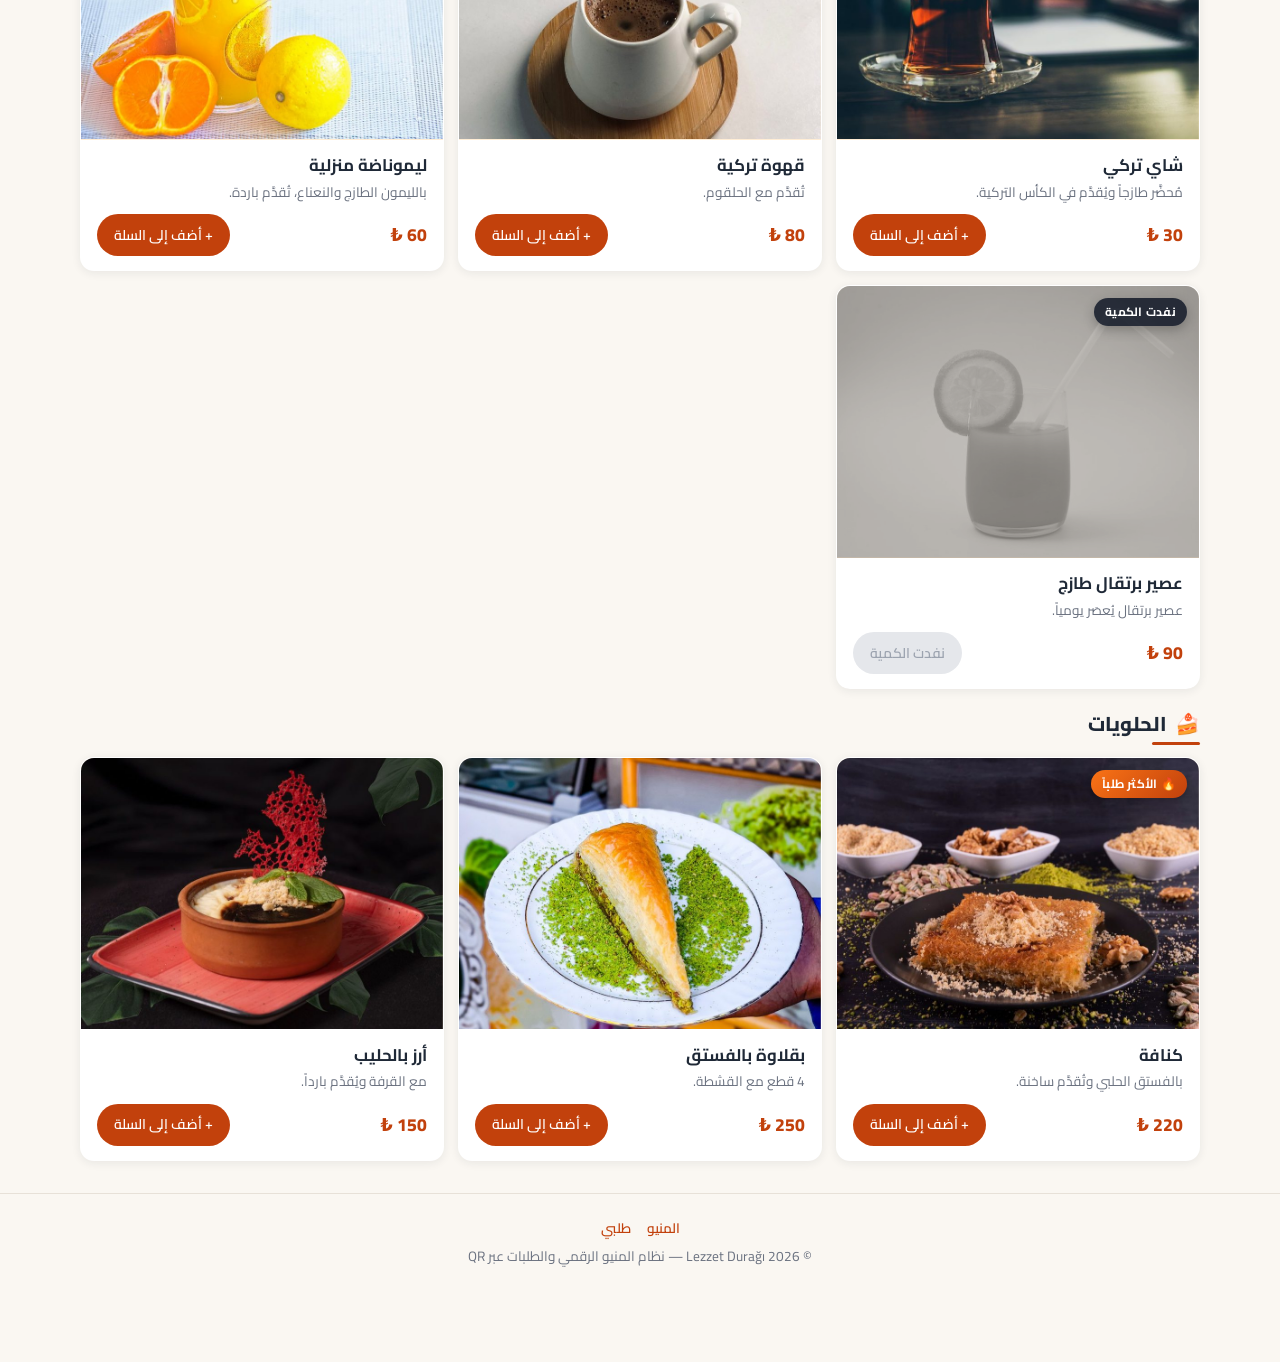
<file: ar/menu.html>
<!DOCTYPE html>
<html lang="ar" dir="rtl">
<head>
  <meta charset="UTF-8">
  <meta name="viewport" content="width=device-width, initial-scale=1.0">
  <meta name="description" content="نظام المنيو الرقمي والطلبات عبر رمز QR">
  <title>المنيو | Lezzet Durağı</title>
  <!-- Google Fonts: Latin harfler için Poppins, Arapça için Cairo (internet yoksa sistem yazı tipi kullanılır) -->
  <link rel="preconnect" href="https://fonts.googleapis.com">
  <link rel="preconnect" href="https://fonts.gstatic.com" crossorigin>
  <link rel="stylesheet" href="https://fonts.googleapis.com/css2?family=Cairo:wght@400;600;700;800&family=Poppins:wght@400;500;600;700;800&display=swap">
  <!-- Tüm sayfalar ve diller aynı ortak stil dosyasını kullanır -->
  <link rel="stylesheet" href="../css/style.css">
</head>
<body class="page-menu" data-lang="ar" data-page="menu">
  <header class="site-header" id="site-header">
    <div class="container site-header__inner">
      <a href="menu.html" class="brand" id="brand">
        <span class="brand__logo" aria-hidden="true">🍽️</span>
        <span class="brand__name">Lezzet Durağı
          <!-- Masa numarası QR koddan gelecek (final aşamasında JavaScript ile) -->
          <span class="brand__sub" id="table-badge" data-table-id="5">طاولة 5</span>
        </span>
      </a>
      <!-- Dil seçimi: her dilin sayfası kendi klasöründe (tr / ar / en) -->
      <nav class="lang-switch" id="lang-switch" aria-label="اختيار اللغة">
        <a href="../tr/menu.html" class="lang-link" lang="tr" hreflang="tr" data-lang="tr" title="Türkçe">TR</a>
        <a href="../ar/menu.html" class="lang-link is-active" lang="ar" hreflang="ar" data-lang="ar" title="العربية" aria-current="true">AR</a>
        <a href="../en/menu.html" class="lang-link" lang="en" hreflang="en" data-lang="en" title="English">EN</a>
      </nav>
    </div>
  </header>

  <!-- Karşılama alanı: arka planda büyük yemek fotoğrafı ve koyu katman (CSS) -->
  <section class="hero" id="hero">
    <div class="container">
      <span class="hero__eyebrow">🍽️ Lezzet Durağı · طاولة 5</span>
      <h1 class="hero__title">أهلاً وسهلاً 👋</h1>
      <p class="hero__text">تصفّح المنيو واطلب مباشرة من طاولتك.</p>
      <form class="search-form" id="search-form" role="search" action="#">
        <label for="search-input" class="visually-hidden">ابحث عن وجبة</label>
        <input type="search" id="search-input" class="search-form__input" name="q" placeholder="ابحث عن طبق أو مشروب..." autocomplete="off">
      </form>
    </div>
  </section>

  <!-- Kategori menüsü: bağlantılar sayfadaki ilgili bölüme kaydırır -->
  <nav class="category-nav" id="category-nav" aria-label="التصنيفات">
    <div class="container">
      <ul class="category-nav__list">
          <li><a href="#cat-starters" class="category-nav__link" data-category="starters">🥣 المقبلات</a></li>
          <li><a href="#cat-mains" class="category-nav__link" data-category="mains">🍖 الأطباق الرئيسية</a></li>
          <li><a href="#cat-drinks" class="category-nav__link" data-category="drinks">🥤 المشروبات</a></li>
          <li><a href="#cat-desserts" class="category-nav__link" data-category="desserts">🍰 الحلويات</a></li>
      </ul>
    </div>
  </nav>

  <main class="menu container" id="menu">
    <section class="menu-category" id="cat-starters" data-category="starters" aria-labelledby="title-starters">
      <h2 class="menu-category__title" id="title-starters"><span aria-hidden="true">🥣</span> المقبلات</h2>
      <div class="menu-grid" id="grid-starters">
        <!-- Ürün kartı: data-* nitelikleri finalde JavaScript ile sepete eklemek için kullanılacak -->
        <article class="menu-card" id="item-s1" data-item-id="s1" data-category="starters" data-price="120" data-available="true" data-popular="true">
          <figure class="menu-card__media">
            <img src="../img/menu/s1.jpg" alt="شوربة العدس" width="400" height="300" loading="lazy">
            <span class="badge badge--popular">الأكثر طلباً</span>
          </figure>
          <div class="menu-card__body">
            <h3 class="menu-card__title">شوربة العدس</h3>
            <p class="menu-card__desc">تُقدَّم مع الليمون والخبز المحمّص.</p>
            <div class="menu-card__footer">
              <span class="menu-card__price" data-price="120">120 ₺</span>
              <button type="button" class="btn btn--primary btn-add" data-action="add-to-cart" data-item-id="s1">+ أضف إلى السلة</button>
            </div>
          </div>
        </article>
        <article class="menu-card" id="item-s2" data-item-id="s2" data-category="starters" data-price="140" data-available="true" data-popular="false">
          <figure class="menu-card__media">
            <img src="../img/menu/s2.jpg" alt="حمّص" width="400" height="300" loading="lazy">
          </figure>
          <div class="menu-card__body">
            <h3 class="menu-card__title">حمّص</h3>
            <p class="menu-card__desc">بزيت الزيتون والفلفل الأحمر المجروش.</p>
            <div class="menu-card__footer">
              <span class="menu-card__price" data-price="140">140 ₺</span>
              <button type="button" class="btn btn--primary btn-add" data-action="add-to-cart" data-item-id="s2">+ أضف إلى السلة</button>
            </div>
          </div>
        </article>
        <article class="menu-card" id="item-s3" data-item-id="s3" data-category="starters" data-price="150" data-available="true" data-popular="false">
          <figure class="menu-card__media">
            <img src="../img/menu/s3.jpg" alt="لحم بعجين" width="400" height="300" loading="lazy">
          </figure>
          <div class="menu-card__body">
            <h3 class="menu-card__title">لحم بعجين</h3>
            <p class="menu-card__desc">عجينة رقيقة بالحم المفروم، مع الليمون والخضار.</p>
            <div class="menu-card__footer">
              <span class="menu-card__price" data-price="150">150 ₺</span>
              <button type="button" class="btn btn--primary btn-add" data-action="add-to-cart" data-item-id="s3">+ أضف إلى السلة</button>
            </div>
          </div>
        </article>
      </div>
    </section>
    <section class="menu-category" id="cat-mains" data-category="mains" aria-labelledby="title-mains">
      <h2 class="menu-category__title" id="title-mains"><span aria-hidden="true">🍖</span> الأطباق الرئيسية</h2>
      <div class="menu-grid" id="grid-mains">
        <article class="menu-card" id="item-m1" data-item-id="m1" data-category="mains" data-price="380" data-available="true" data-popular="true">
          <figure class="menu-card__media">
            <img src="../img/menu/m1.jpg" alt="كباب أضنة" width="400" height="300" loading="lazy">
            <span class="badge badge--popular">الأكثر طلباً</span>
          </figure>
          <div class="menu-card__body">
            <h3 class="menu-card__title">كباب أضنة</h3>
            <p class="menu-card__desc">مع الفلفل والطماطم المشوية والأرز.</p>
            <div class="menu-card__footer">
              <span class="menu-card__price" data-price="380">380 ₺</span>
              <button type="button" class="btn btn--primary btn-add" data-action="add-to-cart" data-item-id="m1">+ أضف إلى السلة</button>
            </div>
          </div>
        </article>
        <article class="menu-card" id="item-m2" data-item-id="m2" data-category="mains" data-price="320" data-available="true" data-popular="false">
          <figure class="menu-card__media">
            <img src="../img/menu/m2.jpg" alt="شيش طاووق" width="400" height="300" loading="lazy">
          </figure>
          <div class="menu-card__body">
            <h3 class="menu-card__title">شيش طاووق</h3>
            <p class="menu-card__desc">دجاج متبّل مع برغل وسلطة.</p>
            <div class="menu-card__footer">
              <span class="menu-card__price" data-price="320">320 ₺</span>
              <button type="button" class="btn btn--primary btn-add" data-action="add-to-cart" data-item-id="m2">+ أضف إلى السلة</button>
            </div>
          </div>
        </article>
        <article class="menu-card" id="item-m3" data-item-id="m3" data-category="mains" data-price="360" data-available="true" data-popular="false">
          <figure class="menu-card__media">
            <img src="../img/menu/m3.jpg" alt="كباب بيتي" width="400" height="300" loading="lazy">
          </figure>
          <div class="menu-card__body">
            <h3 class="menu-card__title">كباب بيتي</h3>
            <p class="menu-card__desc">ملفوف بخبز اللواش مع اللبن وصلصة الطماطم.</p>
            <div class="menu-card__footer">
              <span class="menu-card__price" data-price="360">360 ₺</span>
              <button type="button" class="btn btn--primary btn-add" data-action="add-to-cart" data-item-id="m3">+ أضف إلى السلة</button>
            </div>
          </div>
        </article>
      </div>
    </section>
    <section class="menu-category" id="cat-drinks" data-category="drinks" aria-labelledby="title-drinks">
      <h2 class="menu-category__title" id="title-drinks"><span aria-hidden="true">🥤</span> المشروبات</h2>
      <div class="menu-grid" id="grid-drinks">
        <article class="menu-card" id="item-d1" data-item-id="d1" data-category="drinks" data-price="30" data-available="true" data-popular="false">
          <figure class="menu-card__media">
            <img src="../img/menu/d1.jpg" alt="شاي تركي" width="400" height="300" loading="lazy">
          </figure>
          <div class="menu-card__body">
            <h3 class="menu-card__title">شاي تركي</h3>
            <p class="menu-card__desc">مُحضَّر طازجاً ويُقدَّم في الكأس التركية.</p>
            <div class="menu-card__footer">
              <span class="menu-card__price" data-price="30">30 ₺</span>
              <button type="button" class="btn btn--primary btn-add" data-action="add-to-cart" data-item-id="d1">+ أضف إلى السلة</button>
            </div>
          </div>
        </article>
        <article class="menu-card" id="item-d2" data-item-id="d2" data-category="drinks" data-price="80" data-available="true" data-popular="true">
          <figure class="menu-card__media">
            <img src="../img/menu/d2.jpg" alt="قهوة تركية" width="400" height="300" loading="lazy">
            <span class="badge badge--popular">الأكثر طلباً</span>
          </figure>
          <div class="menu-card__body">
            <h3 class="menu-card__title">قهوة تركية</h3>
            <p class="menu-card__desc">تُقدَّم مع الحلقوم.</p>
            <div class="menu-card__footer">
              <span class="menu-card__price" data-price="80">80 ₺</span>
              <button type="button" class="btn btn--primary btn-add" data-action="add-to-cart" data-item-id="d2">+ أضف إلى السلة</button>
            </div>
          </div>
        </article>
        <article class="menu-card" id="item-d3" data-item-id="d3" data-category="drinks" data-price="60" data-available="true" data-popular="false">
          <figure class="menu-card__media">
            <img src="../img/menu/d3.jpg" alt="ليموناضة منزلية" width="400" height="300" loading="lazy">
          </figure>
          <div class="menu-card__body">
            <h3 class="menu-card__title">ليموناضة منزلية</h3>
            <p class="menu-card__desc">بالليمون الطازج والنعناع، تُقدَّم باردة.</p>
            <div class="menu-card__footer">
              <span class="menu-card__price" data-price="60">60 ₺</span>
              <button type="button" class="btn btn--primary btn-add" data-action="add-to-cart" data-item-id="d3">+ أضف إلى السلة</button>
            </div>
          </div>
        </article>
        <article class="menu-card is-sold-out" id="item-d4" data-item-id="d4" data-category="drinks" data-price="90" data-available="false" data-popular="false">
          <figure class="menu-card__media">
            <img src="../img/menu/d4.jpg" alt="عصير برتقال طازج" width="400" height="300" loading="lazy">
            <span class="badge badge--soldout">نفدت الكمية</span>
          </figure>
          <div class="menu-card__body">
            <h3 class="menu-card__title">عصير برتقال طازج</h3>
            <p class="menu-card__desc">عصير برتقال يُعصَر يومياً.</p>
            <div class="menu-card__footer">
              <span class="menu-card__price" data-price="90">90 ₺</span>
              <button type="button" class="btn btn--primary btn-add" data-action="add-to-cart" data-item-id="d4" disabled>نفدت الكمية</button>
            </div>
          </div>
        </article>
      </div>
    </section>
    <section class="menu-category" id="cat-desserts" data-category="desserts" aria-labelledby="title-desserts">
      <h2 class="menu-category__title" id="title-desserts"><span aria-hidden="true">🍰</span> الحلويات</h2>
      <div class="menu-grid" id="grid-desserts">
        <article class="menu-card" id="item-t1" data-item-id="t1" data-category="desserts" data-price="220" data-available="true" data-popular="true">
          <figure class="menu-card__media">
            <img src="../img/menu/t1.jpg" alt="كنافة" width="400" height="300" loading="lazy">
            <span class="badge badge--popular">الأكثر طلباً</span>
          </figure>
          <div class="menu-card__body">
            <h3 class="menu-card__title">كنافة</h3>
            <p class="menu-card__desc">بالفستق الحلبي وتُقدَّم ساخنة.</p>
            <div class="menu-card__footer">
              <span class="menu-card__price" data-price="220">220 ₺</span>
              <button type="button" class="btn btn--primary btn-add" data-action="add-to-cart" data-item-id="t1">+ أضف إلى السلة</button>
            </div>
          </div>
        </article>
        <article class="menu-card" id="item-t2" data-item-id="t2" data-category="desserts" data-price="250" data-available="true" data-popular="false">
          <figure class="menu-card__media">
            <img src="../img/menu/t2.jpg" alt="بقلاوة بالفستق" width="400" height="300" loading="lazy">
          </figure>
          <div class="menu-card__body">
            <h3 class="menu-card__title">بقلاوة بالفستق</h3>
            <p class="menu-card__desc">4 قطع مع القشطة.</p>
            <div class="menu-card__footer">
              <span class="menu-card__price" data-price="250">250 ₺</span>
              <button type="button" class="btn btn--primary btn-add" data-action="add-to-cart" data-item-id="t2">+ أضف إلى السلة</button>
            </div>
          </div>
        </article>
        <article class="menu-card" id="item-t3" data-item-id="t3" data-category="desserts" data-price="150" data-available="true" data-popular="false">
          <figure class="menu-card__media">
            <img src="../img/menu/t3.jpg" alt="أرز بالحليب" width="400" height="300" loading="lazy">
          </figure>
          <div class="menu-card__body">
            <h3 class="menu-card__title">أرز بالحليب</h3>
            <p class="menu-card__desc">مع القرفة ويُقدَّم بارداً.</p>
            <div class="menu-card__footer">
              <span class="menu-card__price" data-price="150">150 ₺</span>
              <button type="button" class="btn btn--primary btn-add" data-action="add-to-cart" data-item-id="t3">+ أضف إلى السلة</button>
            </div>
          </div>
        </article>
      </div>
    </section>
  </main>

  <!-- Sabit sepet butonu: #cart bağlantısı sepet panelini açar -->
  <a href="#cart" class="cart-fab" id="cart-button" data-action="open-cart">
    <span class="cart-fab__label">🛒 سلتي <span class="cart-fab__count" id="cart-count" data-count="4">4</span></span>
    <span class="cart-fab__total" id="cart-fab-total" data-total="880">880 ₺</span>
  </a>

  <!-- Sepet paneli: CSS :target ile açılıp kapanır (finalde JavaScript ile dinamik olacak) -->
  <aside class="cart" id="cart" aria-labelledby="cart-title">
    <a href="#menu" class="cart__overlay" aria-label="إغلاق"></a>
    <div class="cart__panel">
      <div class="cart__header">
        <h2 class="cart__title" id="cart-title">🛒 سلتي</h2>
        <a href="#menu" class="cart__close" id="cart-close" data-action="close-cart" aria-label="إغلاق">✕</a>
      </div>

      <ul class="cart__list" id="cart-items">
        <li class="cart-item" id="cart-item-m1" data-item-id="m1" data-qty="2" data-unit-price="380">
          <img src="../img/menu/m1.jpg" alt="كباب أضنة" class="cart-item__img" width="56" height="56">
          <div class="cart-item__info">
            <p class="cart-item__name">كباب أضنة</p>
            <p class="cart-item__unit">سعر الوحدة: 380 ₺</p>
            <div class="qty" data-item-id="m1">
              <button type="button" class="qty__btn" data-action="decrease" aria-label="إنقاص">−</button>
              <span class="qty__value">2</span>
              <button type="button" class="qty__btn" data-action="increase" aria-label="زيادة">+</button>
            </div>
          </div>
          <div class="cart-item__side">
            <span class="cart-item__total">760 ₺</span>
            <button type="button" class="cart-item__remove" data-action="remove-from-cart" data-item-id="m1">حذف</button>
          </div>
        </li>
        <li class="cart-item" id="cart-item-d3" data-item-id="d3" data-qty="2" data-unit-price="60">
          <img src="../img/menu/d3.jpg" alt="ليموناضة منزلية" class="cart-item__img" width="56" height="56">
          <div class="cart-item__info">
            <p class="cart-item__name">ليموناضة منزلية</p>
            <p class="cart-item__unit">سعر الوحدة: 60 ₺</p>
            <div class="qty" data-item-id="d3">
              <button type="button" class="qty__btn" data-action="decrease" aria-label="إنقاص">−</button>
              <span class="qty__value">2</span>
              <button type="button" class="qty__btn" data-action="increase" aria-label="زيادة">+</button>
            </div>
          </div>
          <div class="cart-item__side">
            <span class="cart-item__total">120 ₺</span>
            <button type="button" class="cart-item__remove" data-action="remove-from-cart" data-item-id="d3">حذف</button>
          </div>
        </li>
      </ul>

      <div class="cart__note">
        <label for="order-note" class="form-label">ملاحظة على الطلب</label>
        <textarea id="order-note" name="order-note" class="form-control" rows="2" placeholder="مثال: بدون بصل، بدون حار..."></textarea>
      </div>

      <div class="cart__summary" id="cart-summary">
        <div class="cart__row"><span>عدد المنتجات</span><span id="cart-items-count">4</span></div>
        <div class="cart__row cart__row--total"><span>المجموع</span><span id="cart-total" data-total="880">880 ₺</span></div>
      </div>

      <a href="order-tracking.html" class="btn btn--primary btn--block" id="confirm-order" data-action="confirm-order" data-table-id="5">تأكيد الطلب</a>
    </div>
  </aside>

  <footer class="site-footer" id="site-footer">
    <div class="container">
      <nav class="site-footer__links">
        <a href="menu.html">المنيو</a>
        <a href="order-tracking.html">طلبي</a>
      </nav>
      <p>© 2026 Lezzet Durağı — نظام المنيو الرقمي والطلبات عبر QR</p>
    </div>
  </footer>
</body>
</html>
</file>
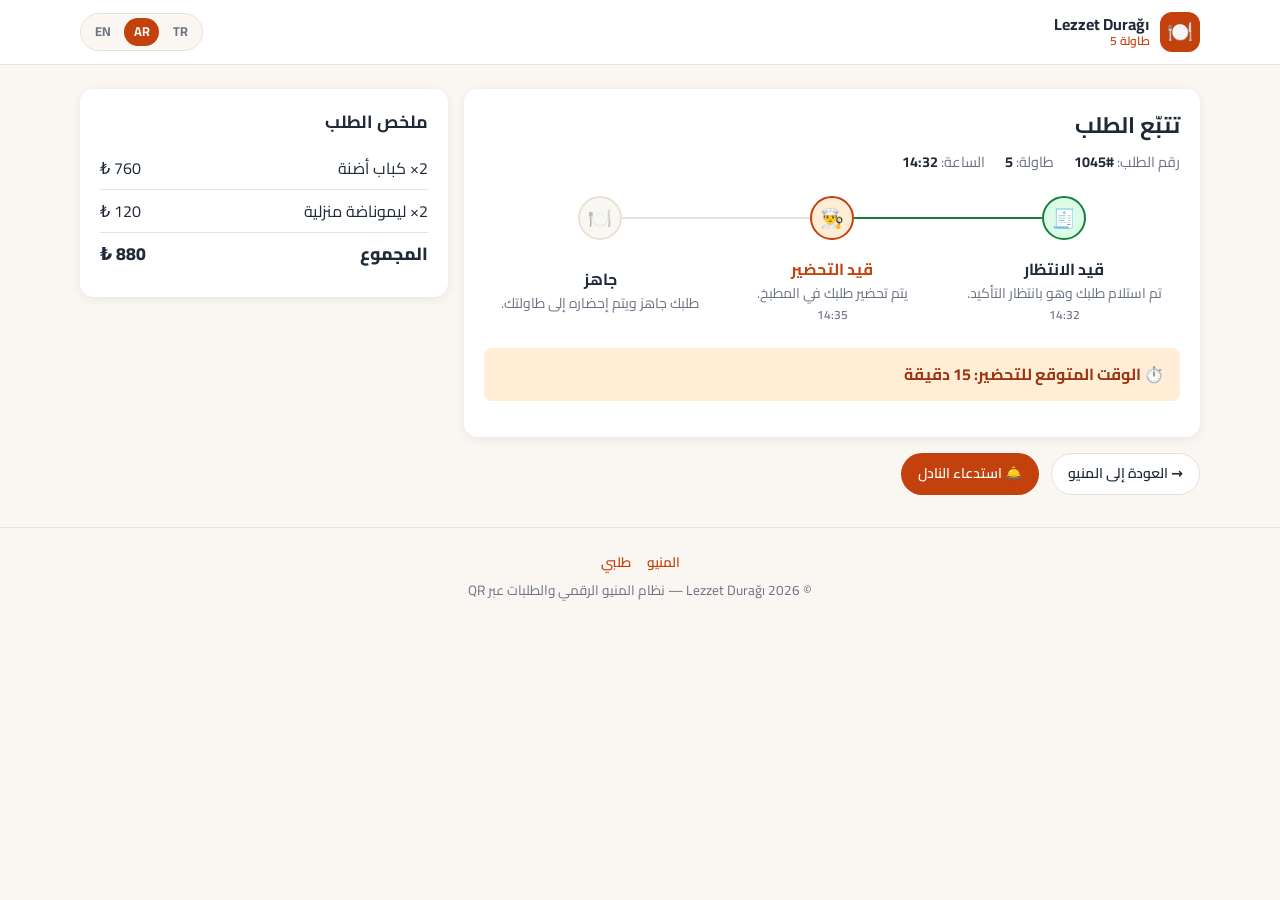
<file: ar/order-tracking.html>
<!DOCTYPE html>
<html lang="ar" dir="rtl">
<head>
  <meta charset="UTF-8">
  <meta name="viewport" content="width=device-width, initial-scale=1.0">
  <meta name="description" content="نظام المنيو الرقمي والطلبات عبر رمز QR">
  <title>تتبّع الطلب | Lezzet Durağı</title>
  <!-- Google Fonts: Latin harfler için Poppins, Arapça için Cairo (internet yoksa sistem yazı tipi kullanılır) -->
  <link rel="preconnect" href="https://fonts.googleapis.com">
  <link rel="preconnect" href="https://fonts.gstatic.com" crossorigin>
  <link rel="stylesheet" href="https://fonts.googleapis.com/css2?family=Cairo:wght@400;600;700;800&family=Poppins:wght@400;500;600;700;800&display=swap">
  <!-- Tüm sayfalar ve diller aynı ortak stil dosyasını kullanır -->
  <link rel="stylesheet" href="../css/style.css">
</head>
<body class="page-tracking" data-lang="ar" data-page="tracking">
  <header class="site-header" id="site-header">
    <div class="container site-header__inner">
      <a href="menu.html" class="brand" id="brand">
        <span class="brand__logo" aria-hidden="true">🍽️</span>
        <span class="brand__name">Lezzet Durağı
          <!-- Masa numarası QR koddan gelecek (final aşamasında JavaScript ile) -->
          <span class="brand__sub" id="table-badge" data-table-id="5">طاولة 5</span>
        </span>
      </a>
      <!-- Dil seçimi: her dilin sayfası kendi klasöründe (tr / ar / en) -->
      <nav class="lang-switch" id="lang-switch" aria-label="اختيار اللغة">
        <a href="../tr/order-tracking.html" class="lang-link" lang="tr" hreflang="tr" data-lang="tr" title="Türkçe">TR</a>
        <a href="../ar/order-tracking.html" class="lang-link is-active" lang="ar" hreflang="ar" data-lang="ar" title="العربية" aria-current="true">AR</a>
        <a href="../en/order-tracking.html" class="lang-link" lang="en" hreflang="en" data-lang="en" title="English">EN</a>
      </nav>
    </div>
  </header>

  <main class="tracking container" id="order-tracking" data-order-id="1045" data-table-id="5">
    <!-- Sipariş durum kartı -->
    <section class="card" id="order-status-card" aria-labelledby="tracking-title">
      <h1 class="tracking__title" id="tracking-title">تتبّع الطلب</h1>
      <ul class="order-meta">
        <li>رقم الطلب: <strong id="order-number">#1045</strong></li>
        <li>طاولة: <strong id="order-table">5</strong></li>
        <li>الساعة: <strong id="order-time">14:32</strong></li>
      </ul>

      <!-- Durum adımları: data-current-status değeri finalde JavaScript ile güncellenecek -->
      <ol class="steps" id="order-steps" data-current-status="preparing" aria-label="حالة الطلب">
        <li class="step is-done" id="step-pending" data-status="pending">
          <span class="step__icon" aria-hidden="true">🧾</span>
          <div class="step__content">
            <h3 class="step__title">قيد الانتظار</h3>
            <p class="step__text">تم استلام طلبك وهو بانتظار التأكيد.</p>
            <span class="step__time">14:32</span>
          </div>
        </li>
        <li class="step is-active" id="step-preparing" data-status="preparing" aria-current="step">
          <span class="step__icon" aria-hidden="true">👨‍🍳</span>
          <div class="step__content">
            <h3 class="step__title">قيد التحضير</h3>
            <p class="step__text">يتم تحضير طلبك في المطبخ.</p>
            <span class="step__time">14:35</span>
          </div>
        </li>
        <li class="step" id="step-ready" data-status="ready">
          <span class="step__icon" aria-hidden="true">🍽️</span>
          <div class="step__content">
            <h3 class="step__title">جاهز</h3>
            <p class="step__text">طلبك جاهز ويتم إحضاره إلى طاولتك.</p>
          </div>
        </li>
      </ol>

      <p class="eta" id="order-eta" data-eta-minutes="15">⏱️ الوقت المتوقع للتحضير: 15 دقيقة</p>
    </section>

    <!-- Sipariş özeti -->
    <aside class="card" id="order-summary" aria-labelledby="summary-title">
      <h2 class="card__title" id="summary-title">ملخص الطلب</h2>
      <ul class="summary-list" id="order-items">
        <li data-item-id="m1" data-qty="2"><span>2× كباب أضنة</span><span>760 ₺</span></li>
        <li data-item-id="d3" data-qty="2"><span>2× ليموناضة منزلية</span><span>120 ₺</span></li>
        <li class="summary-list__total"><span>المجموع</span><span id="order-total" data-total="880">880 ₺</span></li>
      </ul>
    </aside>

    <div class="tracking__actions">
      <a href="menu.html" class="btn btn--outline" id="back-to-menu">→ العودة إلى المنيو</a>
      <button type="button" class="btn btn--primary" id="call-waiter" data-action="call-waiter" data-table-id="5">🛎️ استدعاء النادل</button>
    </div>
  </main>

  <footer class="site-footer" id="site-footer">
    <div class="container">
      <nav class="site-footer__links">
        <a href="menu.html">المنيو</a>
        <a href="order-tracking.html">طلبي</a>
      </nav>
      <p>© 2026 Lezzet Durağı — نظام المنيو الرقمي والطلبات عبر QR</p>
    </div>
  </footer>
</body>
</html>
</file>
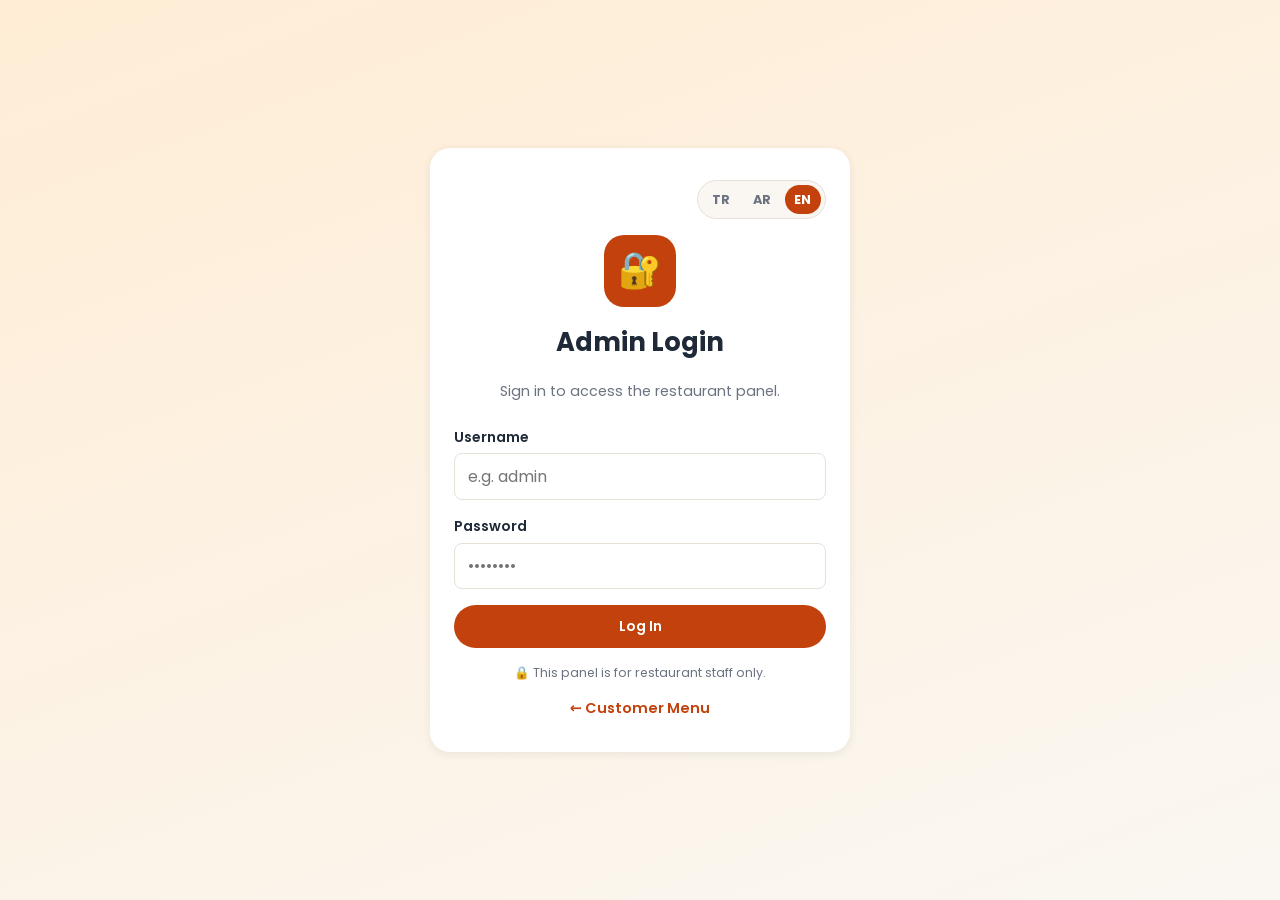
<file: en/admin-login.html>
<!DOCTYPE html>
<html lang="en" dir="ltr">
<head>
  <meta charset="UTF-8">
  <meta name="viewport" content="width=device-width, initial-scale=1.0">
  <meta name="description" content="QR code digital menu and ordering system">
  <title>Admin Login | Lezzet Durağı</title>
  <!-- Google Fonts: Latin harfler için Poppins, Arapça için Cairo (internet yoksa sistem yazı tipi kullanılır) -->
  <link rel="preconnect" href="https://fonts.googleapis.com">
  <link rel="preconnect" href="https://fonts.gstatic.com" crossorigin>
  <link rel="stylesheet" href="https://fonts.googleapis.com/css2?family=Cairo:wght@400;600;700;800&family=Poppins:wght@400;500;600;700;800&display=swap">
  <!-- Tüm sayfalar ve diller aynı ortak stil dosyasını kullanır -->
  <link rel="stylesheet" href="../css/style.css">
</head>
<body class="page-login" data-lang="en" data-page="login">
  <!-- Yönetici giriş sayfası: lokanta paneline girmeden önce açılır -->
  <main class="landing" id="admin-login">
    <div class="landing__card">
      <div class="login__top">
        <!-- Dil seçimi: her dilin sayfası kendi klasöründe (tr / ar / en) -->
        <nav class="lang-switch" id="lang-switch" aria-label="Language selection">
          <a href="../tr/admin-login.html" class="lang-link" lang="tr" hreflang="tr" data-lang="tr" title="Türkçe">TR</a>
          <a href="../ar/admin-login.html" class="lang-link" lang="ar" hreflang="ar" data-lang="ar" title="العربية">AR</a>
          <a href="../en/admin-login.html" class="lang-link is-active" lang="en" hreflang="en" data-lang="en" title="English" aria-current="true">EN</a>
        </nav>
      </div>
      <span class="brand__logo brand__logo--lg" aria-hidden="true">🔐</span>
      <h1 class="landing__title">Admin Login</h1>
      <p class="landing__text">Sign in to access the restaurant panel.</p>

      <!-- Gerçek şifre kontrolü sunucu ister; şimdilik form sadece panele yönlendirir -->
      <form class="login-form form-grid" id="login-form" action="admin.html" method="get">
        <div class="form-group">
          <label for="login-username" class="form-label">Username</label>
          <input type="text" id="login-username" name="username" class="form-control" placeholder="e.g. admin" autocomplete="username" required>
        </div>
        <div class="form-group">
          <label for="login-password" class="form-label">Password</label>
          <!-- Şifre adres çubuğunda görünmesin diye name niteliği verilmedi -->
          <input type="password" id="login-password" class="form-control" placeholder="••••••••" autocomplete="current-password" required minlength="4">
        </div>
        <button type="submit" class="btn btn--primary btn--block" id="login-button" data-action="login">Log In</button>
      </form>

      <p class="form-hint login__note">🔒 This panel is for restaurant staff only.</p>
      <a href="menu.html" class="login__back">← Customer Menu</a>
    </div>
  </main>
</body>
</html>
</file>
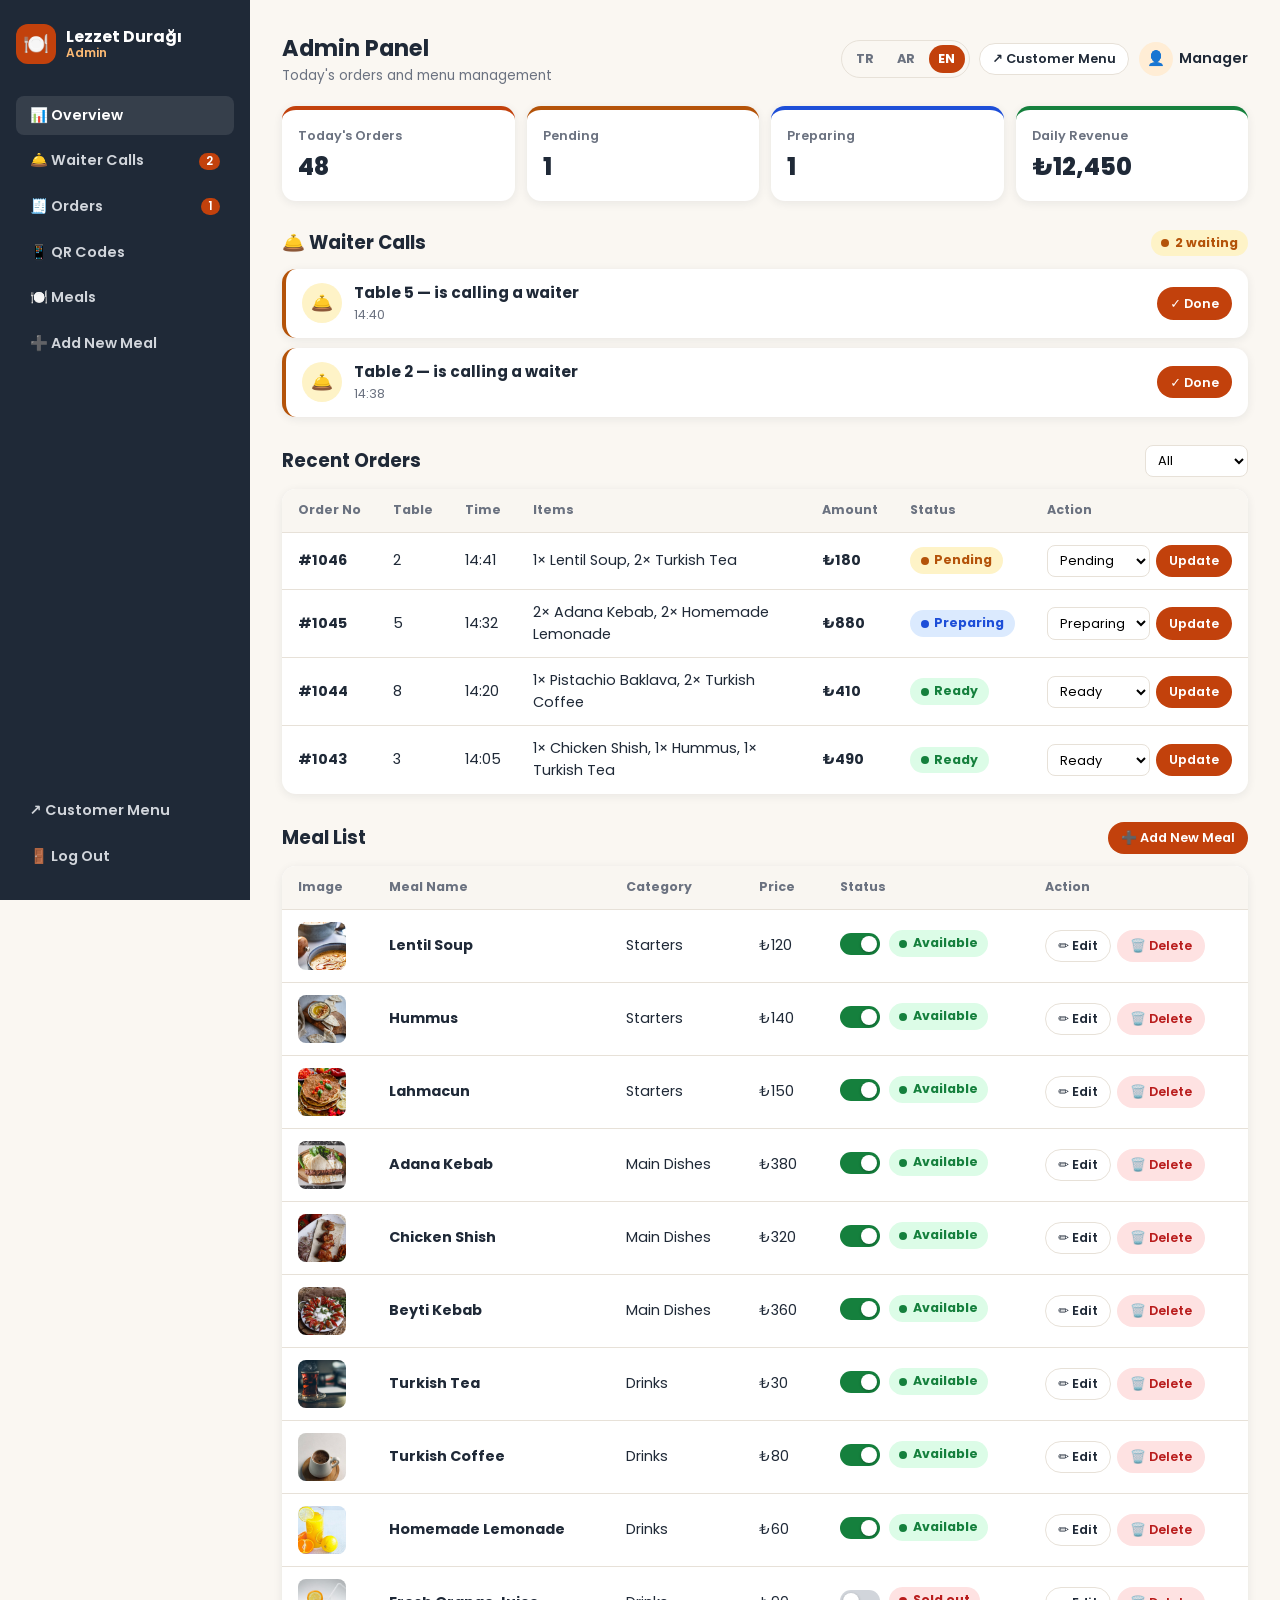
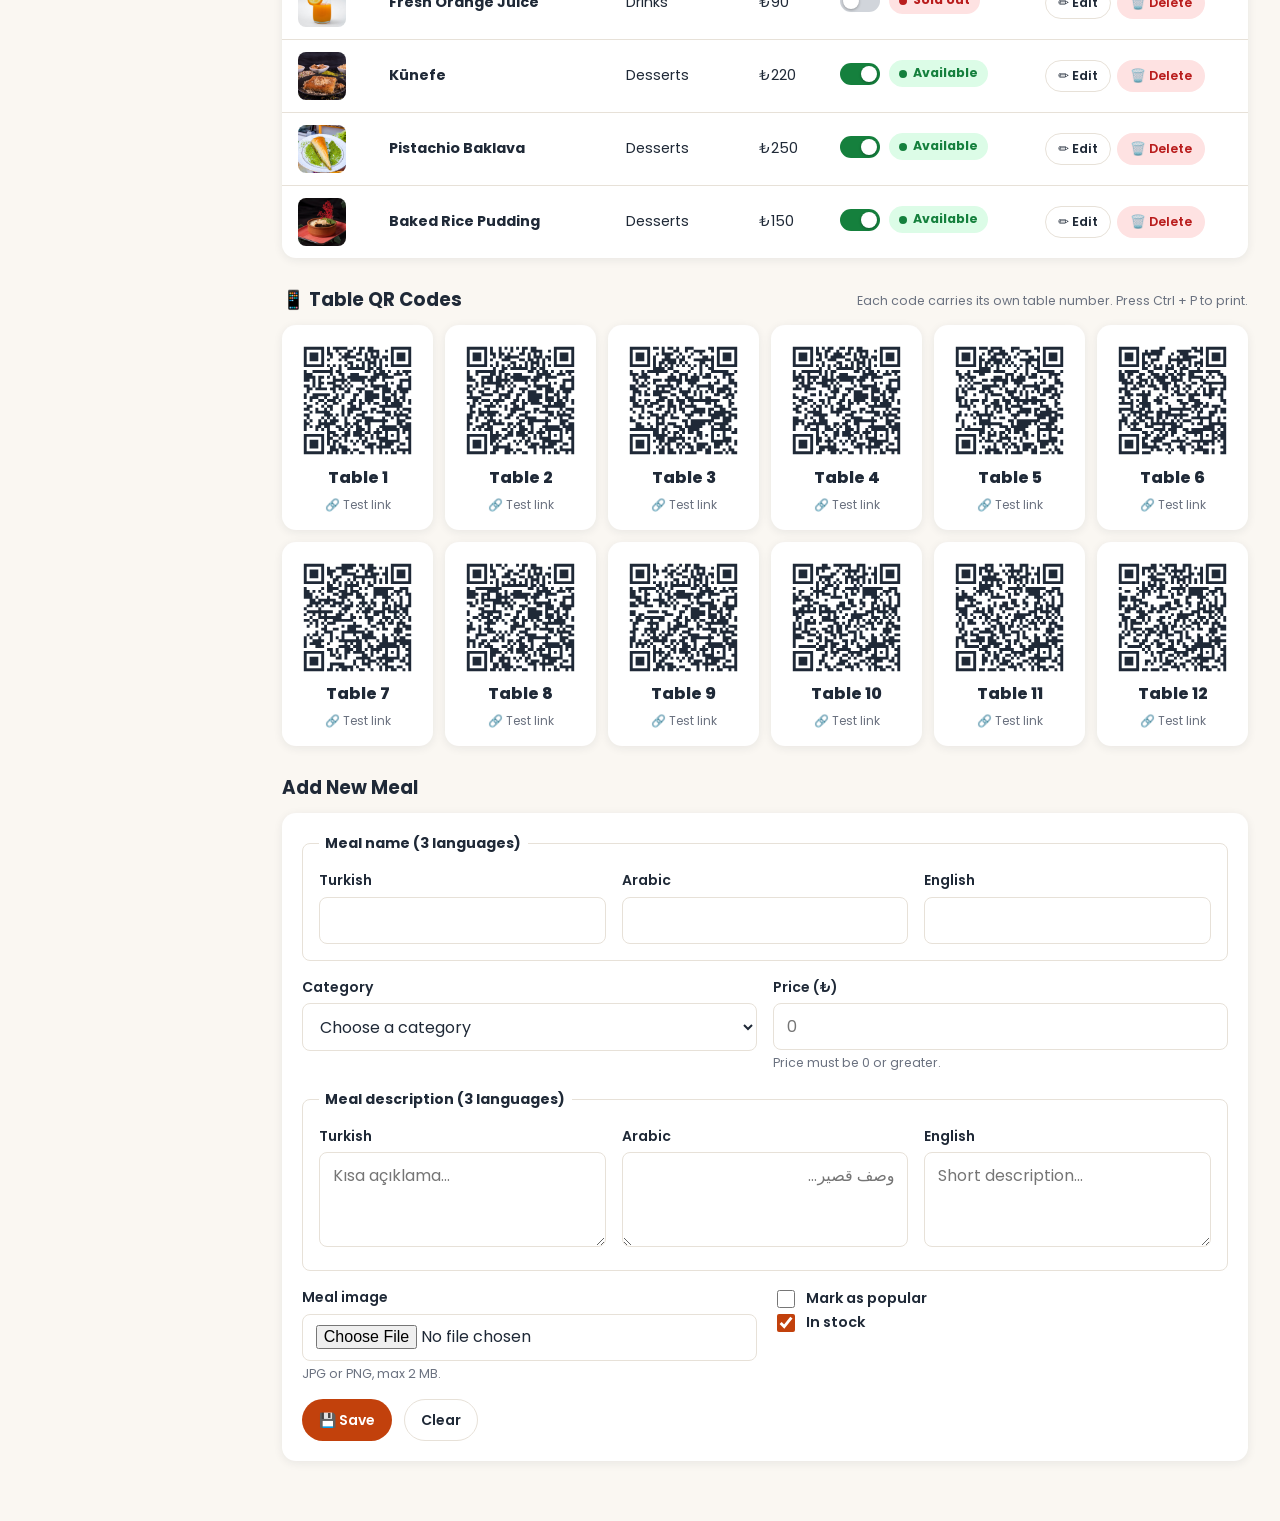
<file: en/admin.html>
<!DOCTYPE html>
<html lang="en" dir="ltr">
<head>
  <meta charset="UTF-8">
  <meta name="viewport" content="width=device-width, initial-scale=1.0">
  <meta name="description" content="QR code digital menu and ordering system">
  <title>Admin Panel | Lezzet Durağı</title>
  <!-- Google Fonts: Latin harfler için Poppins, Arapça için Cairo (internet yoksa sistem yazı tipi kullanılır) -->
  <link rel="preconnect" href="https://fonts.googleapis.com">
  <link rel="preconnect" href="https://fonts.gstatic.com" crossorigin>
  <link rel="stylesheet" href="https://fonts.googleapis.com/css2?family=Cairo:wght@400;600;700;800&family=Poppins:wght@400;500;600;700;800&display=swap">
  <!-- Tüm sayfalar ve diller aynı ortak stil dosyasını kullanır -->
  <link rel="stylesheet" href="../css/style.css">
</head>
<body class="page-admin" data-lang="en" data-page="admin">
  <div class="admin-layout">
    <!-- Kenar menü: geniş ekranda solda sabit, telefonda üstte yatay -->
    <aside class="admin-sidebar" id="admin-sidebar">
      <a href="admin.html" class="brand">
        <span class="brand__logo" aria-hidden="true">🍽️</span>
        <span class="brand__name">Lezzet Durağı
          <span class="brand__sub">Admin</span>
        </span>
      </a>
      <nav aria-label="Admin Panel">
        <ul class="admin-nav" id="admin-nav">
          <li><a href="#overview" class="admin-nav__link is-active" data-section="overview">📊 Overview</a></li>
          <li><a href="#waiter-calls" class="admin-nav__link" data-section="waiter-calls">🛎️ Waiter Calls <span class="admin-nav__count">2</span></a></li>
          <li><a href="#orders" class="admin-nav__link" data-section="orders">🧾 Orders <span class="admin-nav__count" id="nav-pending-count">1</span></a></li>
          <li><a href="#qr-codes" class="admin-nav__link" data-section="qr-codes">📱 QR Codes</a></li>
          <li><a href="#meals" class="admin-nav__link" data-section="meals">🍽️ Meals</a></li>
          <li><a href="#add-meal" class="admin-nav__link" data-section="add-meal">➕ Add New Meal</a></li>
        </ul>
      </nav>
      <div class="admin-sidebar__footer">
        <!-- Müşteri sayfaları yeni sekmede açılır: yönetim paneli sekmesi açık kalır -->
        <a href="menu.html" class="admin-nav__link" target="_blank" rel="noopener">↗ Customer Menu</a>
        <a href="admin-login.html" class="admin-nav__link" id="logout" data-action="logout">🚪 Log Out</a>
      </div>
    </aside>

    <main class="admin-main" id="admin-main">
      <header class="admin-topbar">
        <div>
          <h1 class="admin-topbar__title">Admin Panel</h1>
          <p class="admin-topbar__sub">Today's orders and menu management</p>
        </div>
        <div class="admin-topbar__actions">
          <!-- Dil seçimi: her dilin sayfası kendi klasöründe (tr / ar / en) -->
          <nav class="lang-switch" id="lang-switch" aria-label="Language selection">
            <a href="../tr/admin.html" class="lang-link" lang="tr" hreflang="tr" data-lang="tr" title="Türkçe">TR</a>
            <a href="../ar/admin.html" class="lang-link" lang="ar" hreflang="ar" data-lang="ar" title="العربية">AR</a>
            <a href="../en/admin.html" class="lang-link is-active" lang="en" hreflang="en" data-lang="en" title="English" aria-current="true">EN</a>
          </nav>
          <a href="menu.html" class="btn btn--outline btn--sm" target="_blank" rel="noopener">↗ Customer Menu</a>
          <span class="admin-user"><span class="admin-user__avatar" aria-hidden="true">👤</span> Manager</span>
        </div>
      </header>

      <!-- Genel bakış: günlük istatistikler -->
      <section class="admin-section" id="overview" aria-label="Overview">
        <div class="stats">
          <article class="stat-card" data-stat="today-orders">
            <p class="stat-card__label">Today's Orders</p>
            <p class="stat-card__value" id="stat-today-orders">48</p>
          </article>
          <article class="stat-card stat-card--pending" data-stat="pending">
            <p class="stat-card__label">Pending</p>
            <p class="stat-card__value" id="stat-pending">1</p>
          </article>
          <article class="stat-card stat-card--preparing" data-stat="preparing">
            <p class="stat-card__label">Preparing</p>
            <p class="stat-card__value" id="stat-preparing">1</p>
          </article>
          <article class="stat-card stat-card--revenue" data-stat="revenue">
            <p class="stat-card__label">Daily Revenue</p>
            <p class="stat-card__value" id="stat-revenue">₺12,450</p>
          </article>
        </div>
      </section>

      <!-- Garson çağrıları: müşterinin takip sayfasındaki butonla bağlantılı -->
      <section class="admin-section" id="waiter-calls" aria-labelledby="calls-title">
        <div class="admin-section__header">
          <h2 class="admin-section__title" id="calls-title">🛎️ Waiter Calls</h2>
          <span class="status status--pending" id="calls-count" data-count="2">2 waiting</span>
        </div>
        <ul class="call-list" id="call-list">
          <li class="call-item" id="call-1" data-call-id="1" data-table-id="5">
            <span class="call-item__icon" aria-hidden="true">🛎️</span>
            <div class="call-item__info">
              <p class="call-item__title">Table 5 — is calling a waiter</p>
              <p class="call-item__time">14:40</p>
            </div>
            <button type="button" class="btn btn--primary btn--sm" data-action="resolve-call" data-call-id="1">✓ Done</button>
          </li>
          <li class="call-item" id="call-2" data-call-id="2" data-table-id="2">
            <span class="call-item__icon" aria-hidden="true">🛎️</span>
            <div class="call-item__info">
              <p class="call-item__title">Table 2 — is calling a waiter</p>
              <p class="call-item__time">14:38</p>
            </div>
            <button type="button" class="btn btn--primary btn--sm" data-action="resolve-call" data-call-id="2">✓ Done</button>
          </li>
        </ul>
      </section>

      <!-- Sipariş listesi: durum seçimi finalde JavaScript ile çalışacak -->
      <section class="admin-section" id="orders" aria-labelledby="orders-title">
        <div class="admin-section__header">
          <h2 class="admin-section__title" id="orders-title">Recent Orders</h2>
          <label for="order-filter" class="visually-hidden">Status</label>
          <select id="order-filter" class="status-select" data-action="filter-orders">
            <option value="all">All</option>
            <option value="pending">Pending</option>
            <option value="preparing">Preparing</option>
            <option value="ready">Ready</option>
          </select>
        </div>
        <div class="table-wrap">
          <table class="table" id="orders-table">
            <thead>
              <tr>
                <th scope="col">Order No</th>
                <th scope="col">Table</th>
                <th scope="col">Time</th>
                <th scope="col">Items</th>
                <th scope="col">Amount</th>
                <th scope="col">Status</th>
                <th scope="col">Action</th>
              </tr>
            </thead>
            <tbody id="orders-body">
              <tr id="order-1046" data-order-id="1046" data-table-id="2" data-status="pending">
                <td><strong>#1046</strong></td>
                <td>2</td>
                <td>14:41</td>
                <td class="table__items">1× Lentil Soup, 2× Turkish Tea</td>
                <td><strong>₺180</strong></td>
                <td><span class="status status--pending">Pending</span></td>
                <td>
                  <div class="table__actions">
                    <label for="status-1046" class="visually-hidden">Status #1046</label>
                    <select id="status-1046" class="status-select" name="status-1046" data-order-id="1046">
                      <option value="pending" selected>Pending</option>
                      <option value="preparing">Preparing</option>
                      <option value="ready">Ready</option>
                    </select>
                    <button type="button" class="btn btn--primary btn--sm" data-action="update-status" data-order-id="1046">Update</button>
                  </div>
                </td>
              </tr>
              <tr id="order-1045" data-order-id="1045" data-table-id="5" data-status="preparing">
                <td><strong>#1045</strong></td>
                <td>5</td>
                <td>14:32</td>
                <td class="table__items">2× Adana Kebab, 2× Homemade Lemonade</td>
                <td><strong>₺880</strong></td>
                <td><span class="status status--preparing">Preparing</span></td>
                <td>
                  <div class="table__actions">
                    <label for="status-1045" class="visually-hidden">Status #1045</label>
                    <select id="status-1045" class="status-select" name="status-1045" data-order-id="1045">
                      <option value="pending">Pending</option>
                      <option value="preparing" selected>Preparing</option>
                      <option value="ready">Ready</option>
                    </select>
                    <button type="button" class="btn btn--primary btn--sm" data-action="update-status" data-order-id="1045">Update</button>
                  </div>
                </td>
              </tr>
              <tr id="order-1044" data-order-id="1044" data-table-id="8" data-status="ready">
                <td><strong>#1044</strong></td>
                <td>8</td>
                <td>14:20</td>
                <td class="table__items">1× Pistachio Baklava, 2× Turkish Coffee</td>
                <td><strong>₺410</strong></td>
                <td><span class="status status--ready">Ready</span></td>
                <td>
                  <div class="table__actions">
                    <label for="status-1044" class="visually-hidden">Status #1044</label>
                    <select id="status-1044" class="status-select" name="status-1044" data-order-id="1044">
                      <option value="pending">Pending</option>
                      <option value="preparing">Preparing</option>
                      <option value="ready" selected>Ready</option>
                    </select>
                    <button type="button" class="btn btn--primary btn--sm" data-action="update-status" data-order-id="1044">Update</button>
                  </div>
                </td>
              </tr>
              <tr id="order-1043" data-order-id="1043" data-table-id="3" data-status="ready">
                <td><strong>#1043</strong></td>
                <td>3</td>
                <td>14:05</td>
                <td class="table__items">1× Chicken Shish, 1× Hummus, 1× Turkish Tea</td>
                <td><strong>₺490</strong></td>
                <td><span class="status status--ready">Ready</span></td>
                <td>
                  <div class="table__actions">
                    <label for="status-1043" class="visually-hidden">Status #1043</label>
                    <select id="status-1043" class="status-select" name="status-1043" data-order-id="1043">
                      <option value="pending">Pending</option>
                      <option value="preparing">Preparing</option>
                      <option value="ready" selected>Ready</option>
                    </select>
                    <button type="button" class="btn btn--primary btn--sm" data-action="update-status" data-order-id="1043">Update</button>
                  </div>
                </td>
              </tr>
            </tbody>
          </table>
        </div>
      </section>

      <!-- Yemek yönetimi tablosu -->
      <section class="admin-section" id="meals" aria-labelledby="meals-title">
        <div class="admin-section__header">
          <h2 class="admin-section__title" id="meals-title">Meal List</h2>
          <a href="#add-meal" class="btn btn--primary btn--sm">➕ Add New Meal</a>
        </div>
        <div class="table-wrap">
          <table class="table" id="meals-table">
            <thead>
              <tr>
                <th scope="col">Image</th>
                <th scope="col">Meal Name</th>
                <th scope="col">Category</th>
                <th scope="col">Price</th>
                <th scope="col">Status</th>
                <th scope="col">Action</th>
              </tr>
            </thead>
            <tbody id="meals-body">
              <tr id="meal-s1" data-item-id="s1" data-category="starters" data-available="true">
                <td><img src="../img/menu/s1.jpg" alt="Lentil Soup" class="table__thumb" width="48" height="48"></td>
                <td><strong>Lentil Soup</strong></td>
                <td>Starters</td>
                <td>₺120</td>
                <td><label class="stock-switch" for="stock-s1"><input type="checkbox" class="stock-switch__input" id="stock-s1" data-action="toggle-stock" data-item-id="s1" aria-label="Toggle stock status" checked><span class="stock-switch__track" aria-hidden="true"></span><span class="status status--available stock-switch__on">Available</span><span class="status status--soldout stock-switch__off">Sold out</span></label></td>
                <td>
                  <div class="table__actions">
                    <button type="button" class="btn btn--outline btn--sm" data-action="edit-meal" data-item-id="s1">✏️ Edit</button>
                    <button type="button" class="btn btn--danger btn--sm" data-action="delete-meal" data-item-id="s1">🗑️ Delete</button>
                  </div>
                </td>
              </tr>
              <tr id="meal-s2" data-item-id="s2" data-category="starters" data-available="true">
                <td><img src="../img/menu/s2.jpg" alt="Hummus" class="table__thumb" width="48" height="48"></td>
                <td><strong>Hummus</strong></td>
                <td>Starters</td>
                <td>₺140</td>
                <td><label class="stock-switch" for="stock-s2"><input type="checkbox" class="stock-switch__input" id="stock-s2" data-action="toggle-stock" data-item-id="s2" aria-label="Toggle stock status" checked><span class="stock-switch__track" aria-hidden="true"></span><span class="status status--available stock-switch__on">Available</span><span class="status status--soldout stock-switch__off">Sold out</span></label></td>
                <td>
                  <div class="table__actions">
                    <button type="button" class="btn btn--outline btn--sm" data-action="edit-meal" data-item-id="s2">✏️ Edit</button>
                    <button type="button" class="btn btn--danger btn--sm" data-action="delete-meal" data-item-id="s2">🗑️ Delete</button>
                  </div>
                </td>
              </tr>
              <tr id="meal-s3" data-item-id="s3" data-category="starters" data-available="true">
                <td><img src="../img/menu/s3.jpg" alt="Lahmacun" class="table__thumb" width="48" height="48"></td>
                <td><strong>Lahmacun</strong></td>
                <td>Starters</td>
                <td>₺150</td>
                <td><label class="stock-switch" for="stock-s3"><input type="checkbox" class="stock-switch__input" id="stock-s3" data-action="toggle-stock" data-item-id="s3" aria-label="Toggle stock status" checked><span class="stock-switch__track" aria-hidden="true"></span><span class="status status--available stock-switch__on">Available</span><span class="status status--soldout stock-switch__off">Sold out</span></label></td>
                <td>
                  <div class="table__actions">
                    <button type="button" class="btn btn--outline btn--sm" data-action="edit-meal" data-item-id="s3">✏️ Edit</button>
                    <button type="button" class="btn btn--danger btn--sm" data-action="delete-meal" data-item-id="s3">🗑️ Delete</button>
                  </div>
                </td>
              </tr>
              <tr id="meal-m1" data-item-id="m1" data-category="mains" data-available="true">
                <td><img src="../img/menu/m1.jpg" alt="Adana Kebab" class="table__thumb" width="48" height="48"></td>
                <td><strong>Adana Kebab</strong></td>
                <td>Main Dishes</td>
                <td>₺380</td>
                <td><label class="stock-switch" for="stock-m1"><input type="checkbox" class="stock-switch__input" id="stock-m1" data-action="toggle-stock" data-item-id="m1" aria-label="Toggle stock status" checked><span class="stock-switch__track" aria-hidden="true"></span><span class="status status--available stock-switch__on">Available</span><span class="status status--soldout stock-switch__off">Sold out</span></label></td>
                <td>
                  <div class="table__actions">
                    <button type="button" class="btn btn--outline btn--sm" data-action="edit-meal" data-item-id="m1">✏️ Edit</button>
                    <button type="button" class="btn btn--danger btn--sm" data-action="delete-meal" data-item-id="m1">🗑️ Delete</button>
                  </div>
                </td>
              </tr>
              <tr id="meal-m2" data-item-id="m2" data-category="mains" data-available="true">
                <td><img src="../img/menu/m2.jpg" alt="Chicken Shish" class="table__thumb" width="48" height="48"></td>
                <td><strong>Chicken Shish</strong></td>
                <td>Main Dishes</td>
                <td>₺320</td>
                <td><label class="stock-switch" for="stock-m2"><input type="checkbox" class="stock-switch__input" id="stock-m2" data-action="toggle-stock" data-item-id="m2" aria-label="Toggle stock status" checked><span class="stock-switch__track" aria-hidden="true"></span><span class="status status--available stock-switch__on">Available</span><span class="status status--soldout stock-switch__off">Sold out</span></label></td>
                <td>
                  <div class="table__actions">
                    <button type="button" class="btn btn--outline btn--sm" data-action="edit-meal" data-item-id="m2">✏️ Edit</button>
                    <button type="button" class="btn btn--danger btn--sm" data-action="delete-meal" data-item-id="m2">🗑️ Delete</button>
                  </div>
                </td>
              </tr>
              <tr id="meal-m3" data-item-id="m3" data-category="mains" data-available="true">
                <td><img src="../img/menu/m3.jpg" alt="Beyti Kebab" class="table__thumb" width="48" height="48"></td>
                <td><strong>Beyti Kebab</strong></td>
                <td>Main Dishes</td>
                <td>₺360</td>
                <td><label class="stock-switch" for="stock-m3"><input type="checkbox" class="stock-switch__input" id="stock-m3" data-action="toggle-stock" data-item-id="m3" aria-label="Toggle stock status" checked><span class="stock-switch__track" aria-hidden="true"></span><span class="status status--available stock-switch__on">Available</span><span class="status status--soldout stock-switch__off">Sold out</span></label></td>
                <td>
                  <div class="table__actions">
                    <button type="button" class="btn btn--outline btn--sm" data-action="edit-meal" data-item-id="m3">✏️ Edit</button>
                    <button type="button" class="btn btn--danger btn--sm" data-action="delete-meal" data-item-id="m3">🗑️ Delete</button>
                  </div>
                </td>
              </tr>
              <tr id="meal-d1" data-item-id="d1" data-category="drinks" data-available="true">
                <td><img src="../img/menu/d1.jpg" alt="Turkish Tea" class="table__thumb" width="48" height="48"></td>
                <td><strong>Turkish Tea</strong></td>
                <td>Drinks</td>
                <td>₺30</td>
                <td><label class="stock-switch" for="stock-d1"><input type="checkbox" class="stock-switch__input" id="stock-d1" data-action="toggle-stock" data-item-id="d1" aria-label="Toggle stock status" checked><span class="stock-switch__track" aria-hidden="true"></span><span class="status status--available stock-switch__on">Available</span><span class="status status--soldout stock-switch__off">Sold out</span></label></td>
                <td>
                  <div class="table__actions">
                    <button type="button" class="btn btn--outline btn--sm" data-action="edit-meal" data-item-id="d1">✏️ Edit</button>
                    <button type="button" class="btn btn--danger btn--sm" data-action="delete-meal" data-item-id="d1">🗑️ Delete</button>
                  </div>
                </td>
              </tr>
              <tr id="meal-d2" data-item-id="d2" data-category="drinks" data-available="true">
                <td><img src="../img/menu/d2.jpg" alt="Turkish Coffee" class="table__thumb" width="48" height="48"></td>
                <td><strong>Turkish Coffee</strong></td>
                <td>Drinks</td>
                <td>₺80</td>
                <td><label class="stock-switch" for="stock-d2"><input type="checkbox" class="stock-switch__input" id="stock-d2" data-action="toggle-stock" data-item-id="d2" aria-label="Toggle stock status" checked><span class="stock-switch__track" aria-hidden="true"></span><span class="status status--available stock-switch__on">Available</span><span class="status status--soldout stock-switch__off">Sold out</span></label></td>
                <td>
                  <div class="table__actions">
                    <button type="button" class="btn btn--outline btn--sm" data-action="edit-meal" data-item-id="d2">✏️ Edit</button>
                    <button type="button" class="btn btn--danger btn--sm" data-action="delete-meal" data-item-id="d2">🗑️ Delete</button>
                  </div>
                </td>
              </tr>
              <tr id="meal-d3" data-item-id="d3" data-category="drinks" data-available="true">
                <td><img src="../img/menu/d3.jpg" alt="Homemade Lemonade" class="table__thumb" width="48" height="48"></td>
                <td><strong>Homemade Lemonade</strong></td>
                <td>Drinks</td>
                <td>₺60</td>
                <td><label class="stock-switch" for="stock-d3"><input type="checkbox" class="stock-switch__input" id="stock-d3" data-action="toggle-stock" data-item-id="d3" aria-label="Toggle stock status" checked><span class="stock-switch__track" aria-hidden="true"></span><span class="status status--available stock-switch__on">Available</span><span class="status status--soldout stock-switch__off">Sold out</span></label></td>
                <td>
                  <div class="table__actions">
                    <button type="button" class="btn btn--outline btn--sm" data-action="edit-meal" data-item-id="d3">✏️ Edit</button>
                    <button type="button" class="btn btn--danger btn--sm" data-action="delete-meal" data-item-id="d3">🗑️ Delete</button>
                  </div>
                </td>
              </tr>
              <tr id="meal-d4" data-item-id="d4" data-category="drinks" data-available="false">
                <td><img src="../img/menu/d4.jpg" alt="Fresh Orange Juice" class="table__thumb" width="48" height="48"></td>
                <td><strong>Fresh Orange Juice</strong></td>
                <td>Drinks</td>
                <td>₺90</td>
                <td><label class="stock-switch" for="stock-d4"><input type="checkbox" class="stock-switch__input" id="stock-d4" data-action="toggle-stock" data-item-id="d4" aria-label="Toggle stock status"><span class="stock-switch__track" aria-hidden="true"></span><span class="status status--available stock-switch__on">Available</span><span class="status status--soldout stock-switch__off">Sold out</span></label></td>
                <td>
                  <div class="table__actions">
                    <button type="button" class="btn btn--outline btn--sm" data-action="edit-meal" data-item-id="d4">✏️ Edit</button>
                    <button type="button" class="btn btn--danger btn--sm" data-action="delete-meal" data-item-id="d4">🗑️ Delete</button>
                  </div>
                </td>
              </tr>
              <tr id="meal-t1" data-item-id="t1" data-category="desserts" data-available="true">
                <td><img src="../img/menu/t1.jpg" alt="Künefe" class="table__thumb" width="48" height="48"></td>
                <td><strong>Künefe</strong></td>
                <td>Desserts</td>
                <td>₺220</td>
                <td><label class="stock-switch" for="stock-t1"><input type="checkbox" class="stock-switch__input" id="stock-t1" data-action="toggle-stock" data-item-id="t1" aria-label="Toggle stock status" checked><span class="stock-switch__track" aria-hidden="true"></span><span class="status status--available stock-switch__on">Available</span><span class="status status--soldout stock-switch__off">Sold out</span></label></td>
                <td>
                  <div class="table__actions">
                    <button type="button" class="btn btn--outline btn--sm" data-action="edit-meal" data-item-id="t1">✏️ Edit</button>
                    <button type="button" class="btn btn--danger btn--sm" data-action="delete-meal" data-item-id="t1">🗑️ Delete</button>
                  </div>
                </td>
              </tr>
              <tr id="meal-t2" data-item-id="t2" data-category="desserts" data-available="true">
                <td><img src="../img/menu/t2.jpg" alt="Pistachio Baklava" class="table__thumb" width="48" height="48"></td>
                <td><strong>Pistachio Baklava</strong></td>
                <td>Desserts</td>
                <td>₺250</td>
                <td><label class="stock-switch" for="stock-t2"><input type="checkbox" class="stock-switch__input" id="stock-t2" data-action="toggle-stock" data-item-id="t2" aria-label="Toggle stock status" checked><span class="stock-switch__track" aria-hidden="true"></span><span class="status status--available stock-switch__on">Available</span><span class="status status--soldout stock-switch__off">Sold out</span></label></td>
                <td>
                  <div class="table__actions">
                    <button type="button" class="btn btn--outline btn--sm" data-action="edit-meal" data-item-id="t2">✏️ Edit</button>
                    <button type="button" class="btn btn--danger btn--sm" data-action="delete-meal" data-item-id="t2">🗑️ Delete</button>
                  </div>
                </td>
              </tr>
              <tr id="meal-t3" data-item-id="t3" data-category="desserts" data-available="true">
                <td><img src="../img/menu/t3.jpg" alt="Baked Rice Pudding" class="table__thumb" width="48" height="48"></td>
                <td><strong>Baked Rice Pudding</strong></td>
                <td>Desserts</td>
                <td>₺150</td>
                <td><label class="stock-switch" for="stock-t3"><input type="checkbox" class="stock-switch__input" id="stock-t3" data-action="toggle-stock" data-item-id="t3" aria-label="Toggle stock status" checked><span class="stock-switch__track" aria-hidden="true"></span><span class="status status--available stock-switch__on">Available</span><span class="status status--soldout stock-switch__off">Sold out</span></label></td>
                <td>
                  <div class="table__actions">
                    <button type="button" class="btn btn--outline btn--sm" data-action="edit-meal" data-item-id="t3">✏️ Edit</button>
                    <button type="button" class="btn btn--danger btn--sm" data-action="delete-meal" data-item-id="t3">🗑️ Delete</button>
                  </div>
                </td>
              </tr>
            </tbody>
          </table>
        </div>
      </section>

      <!-- Masa QR kodları: her kod kendi masa numarasını adreste taşır (?table=1 ... 12) -->
      <section class="admin-section" id="qr-codes" aria-labelledby="qr-title">
        <div class="admin-section__header">
          <h2 class="admin-section__title" id="qr-title">📱 Table QR Codes</h2>
          <span class="form-hint">Each code carries its own table number. Press Ctrl + P to print.</span>
        </div>
        <div class="qr-grid" id="qr-grid">
          <figure class="qr-card" id="qr-table-1" data-table-id="1">
            <img src="../img/qr/table-1.svg" alt="QR — Table 1" width="160" height="160">
            <figcaption class="qr-card__title">Table 1</figcaption>
            <a href="../index.html?table=1" class="qr-card__link" data-table-id="1" target="_blank" rel="noopener">🔗 Test link</a>
          </figure>
          <figure class="qr-card" id="qr-table-2" data-table-id="2">
            <img src="../img/qr/table-2.svg" alt="QR — Table 2" width="160" height="160">
            <figcaption class="qr-card__title">Table 2</figcaption>
            <a href="../index.html?table=2" class="qr-card__link" data-table-id="2" target="_blank" rel="noopener">🔗 Test link</a>
          </figure>
          <figure class="qr-card" id="qr-table-3" data-table-id="3">
            <img src="../img/qr/table-3.svg" alt="QR — Table 3" width="160" height="160">
            <figcaption class="qr-card__title">Table 3</figcaption>
            <a href="../index.html?table=3" class="qr-card__link" data-table-id="3" target="_blank" rel="noopener">🔗 Test link</a>
          </figure>
          <figure class="qr-card" id="qr-table-4" data-table-id="4">
            <img src="../img/qr/table-4.svg" alt="QR — Table 4" width="160" height="160">
            <figcaption class="qr-card__title">Table 4</figcaption>
            <a href="../index.html?table=4" class="qr-card__link" data-table-id="4" target="_blank" rel="noopener">🔗 Test link</a>
          </figure>
          <figure class="qr-card" id="qr-table-5" data-table-id="5">
            <img src="../img/qr/table-5.svg" alt="QR — Table 5" width="160" height="160">
            <figcaption class="qr-card__title">Table 5</figcaption>
            <a href="../index.html?table=5" class="qr-card__link" data-table-id="5" target="_blank" rel="noopener">🔗 Test link</a>
          </figure>
          <figure class="qr-card" id="qr-table-6" data-table-id="6">
            <img src="../img/qr/table-6.svg" alt="QR — Table 6" width="160" height="160">
            <figcaption class="qr-card__title">Table 6</figcaption>
            <a href="../index.html?table=6" class="qr-card__link" data-table-id="6" target="_blank" rel="noopener">🔗 Test link</a>
          </figure>
          <figure class="qr-card" id="qr-table-7" data-table-id="7">
            <img src="../img/qr/table-7.svg" alt="QR — Table 7" width="160" height="160">
            <figcaption class="qr-card__title">Table 7</figcaption>
            <a href="../index.html?table=7" class="qr-card__link" data-table-id="7" target="_blank" rel="noopener">🔗 Test link</a>
          </figure>
          <figure class="qr-card" id="qr-table-8" data-table-id="8">
            <img src="../img/qr/table-8.svg" alt="QR — Table 8" width="160" height="160">
            <figcaption class="qr-card__title">Table 8</figcaption>
            <a href="../index.html?table=8" class="qr-card__link" data-table-id="8" target="_blank" rel="noopener">🔗 Test link</a>
          </figure>
          <figure class="qr-card" id="qr-table-9" data-table-id="9">
            <img src="../img/qr/table-9.svg" alt="QR — Table 9" width="160" height="160">
            <figcaption class="qr-card__title">Table 9</figcaption>
            <a href="../index.html?table=9" class="qr-card__link" data-table-id="9" target="_blank" rel="noopener">🔗 Test link</a>
          </figure>
          <figure class="qr-card" id="qr-table-10" data-table-id="10">
            <img src="../img/qr/table-10.svg" alt="QR — Table 10" width="160" height="160">
            <figcaption class="qr-card__title">Table 10</figcaption>
            <a href="../index.html?table=10" class="qr-card__link" data-table-id="10" target="_blank" rel="noopener">🔗 Test link</a>
          </figure>
          <figure class="qr-card" id="qr-table-11" data-table-id="11">
            <img src="../img/qr/table-11.svg" alt="QR — Table 11" width="160" height="160">
            <figcaption class="qr-card__title">Table 11</figcaption>
            <a href="../index.html?table=11" class="qr-card__link" data-table-id="11" target="_blank" rel="noopener">🔗 Test link</a>
          </figure>
          <figure class="qr-card" id="qr-table-12" data-table-id="12">
            <img src="../img/qr/table-12.svg" alt="QR — Table 12" width="160" height="160">
            <figcaption class="qr-card__title">Table 12</figcaption>
            <a href="../index.html?table=12" class="qr-card__link" data-table-id="12" target="_blank" rel="noopener">🔗 Test link</a>
          </figure>
        </div>
      </section>

      <!-- Yeni yemek ekleme formu: kaydetme işlemi finalde JavaScript ile yapılacak -->
      <section class="admin-section" id="add-meal" aria-labelledby="add-meal-title">
        <div class="admin-section__header">
          <h2 class="admin-section__title" id="add-meal-title">Add New Meal</h2>
        </div>
        <form class="card form-grid form-grid--2" id="add-meal-form" action="#" method="get">
          <fieldset class="form-fieldset form-group--full">
            <legend>Meal name (3 languages)</legend>
            <div class="form-grid form-grid--3">
              <div class="form-group">
                <label for="meal-name-tr" class="form-label">Turkish</label>
                <input type="text" id="meal-name-tr" name="name_tr" class="form-control" lang="tr" dir="ltr" required>
              </div>
              <div class="form-group">
                <label for="meal-name-ar" class="form-label">Arabic</label>
                <input type="text" id="meal-name-ar" name="name_ar" class="form-control" lang="ar" dir="rtl">
              </div>
              <div class="form-group">
                <label for="meal-name-en" class="form-label">English</label>
                <input type="text" id="meal-name-en" name="name_en" class="form-control" lang="en" dir="ltr">
              </div>
            </div>
          </fieldset>

          <div class="form-group">
            <label for="meal-category" class="form-label">Category</label>
            <select id="meal-category" name="category" class="form-control" required>
              <option value="" disabled selected>Choose a category</option>
              <option value="starters">Starters</option>
              <option value="mains">Main Dishes</option>
              <option value="drinks">Drinks</option>
              <option value="desserts">Desserts</option>
            </select>
          </div>

          <div class="form-group">
            <label for="meal-price" class="form-label">Price (₺)</label>
            <input type="number" id="meal-price" name="price" class="form-control" min="0" step="0.5" placeholder="0" required>
            <p class="form-hint">Price must be 0 or greater.</p>
          </div>

          <!-- Açıklama her dil için ayrı girilir (finalde sayfa diline göre gösterilecek) -->
          <fieldset class="form-fieldset form-group--full">
            <legend>Meal description (3 languages)</legend>
            <div class="form-grid form-grid--3">
              <div class="form-group">
                <label for="meal-desc-tr" class="form-label">Turkish</label>
                <textarea id="meal-desc-tr" name="desc_tr" class="form-control" lang="tr" dir="ltr" rows="3" placeholder="Kısa açıklama..."></textarea>
              </div>
              <div class="form-group">
                <label for="meal-desc-ar" class="form-label">Arabic</label>
                <textarea id="meal-desc-ar" name="desc_ar" class="form-control" lang="ar" dir="rtl" rows="3" placeholder="وصف قصير..."></textarea>
              </div>
              <div class="form-group">
                <label for="meal-desc-en" class="form-label">English</label>
                <textarea id="meal-desc-en" name="desc_en" class="form-control" lang="en" dir="ltr" rows="3" placeholder="Short description..."></textarea>
              </div>
            </div>
          </fieldset>

          <div class="form-group">
            <label for="meal-image" class="form-label">Meal image</label>
            <input type="file" id="meal-image" name="image" class="form-control" accept="image/png, image/jpeg">
            <p class="form-hint">JPG or PNG, max 2 MB.</p>
          </div>

          <div class="form-group">
            <label class="form-check"><input type="checkbox" id="meal-popular" name="popular"> Mark as popular</label>
            <label class="form-check"><input type="checkbox" id="meal-available" name="available" checked> In stock</label>
          </div>

          <div class="form-actions form-group--full">
            <button type="submit" class="btn btn--primary" id="save-meal" data-action="save-meal">💾 Save</button>
            <button type="reset" class="btn btn--outline" id="reset-meal">Clear</button>
          </div>
        </form>
      </section>
    </main>
  </div>
</body>
</html>
</file>
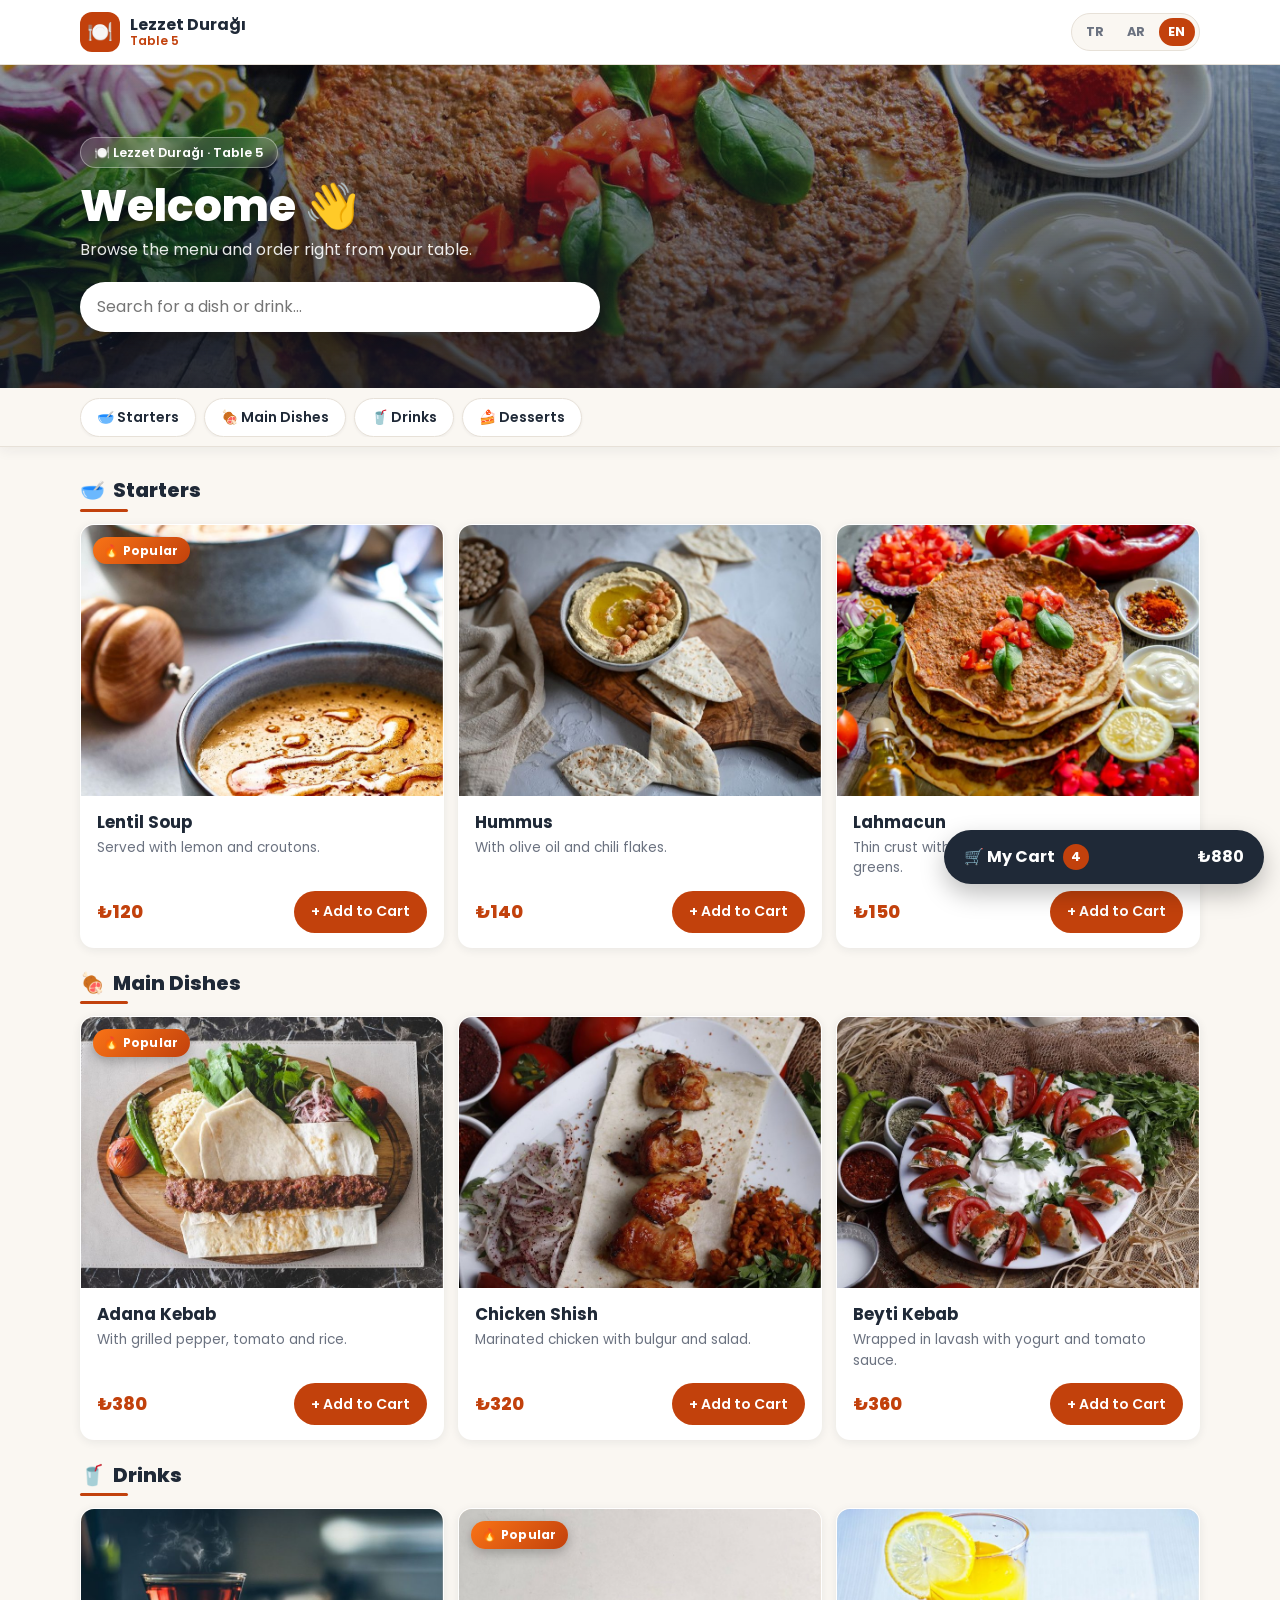
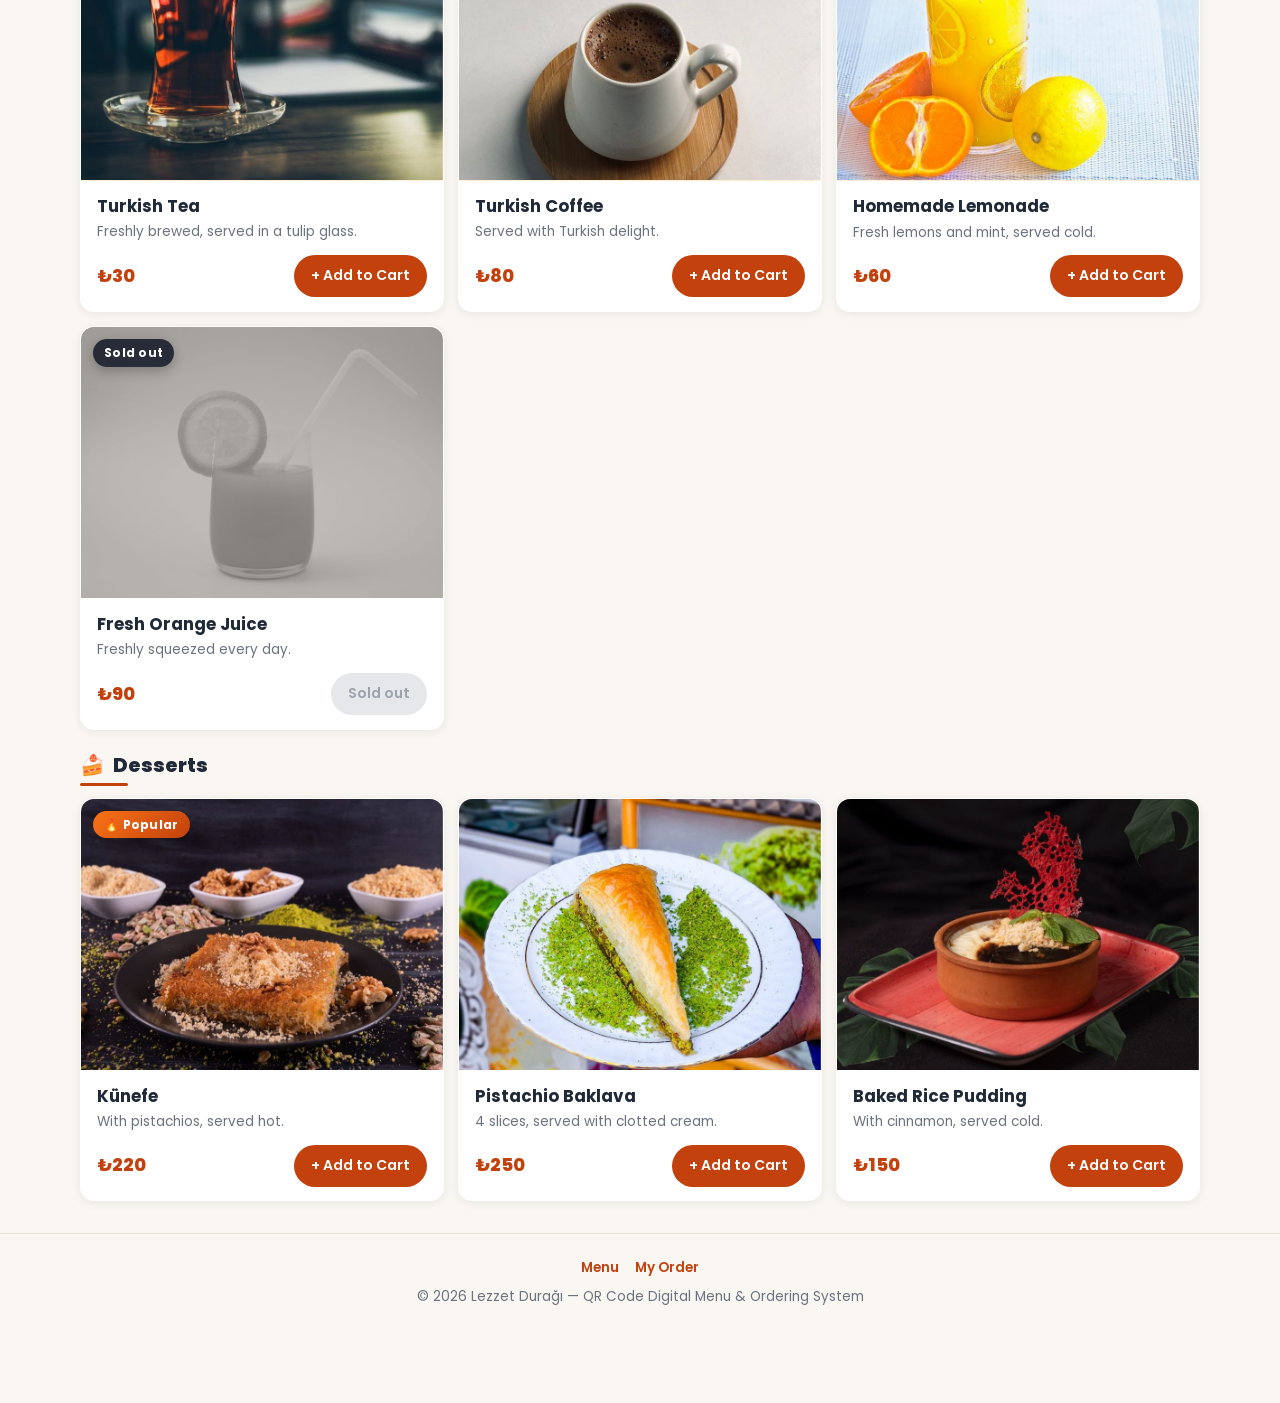
<file: en/menu.html>
<!DOCTYPE html>
<html lang="en" dir="ltr">
<head>
  <meta charset="UTF-8">
  <meta name="viewport" content="width=device-width, initial-scale=1.0">
  <meta name="description" content="QR code digital menu and ordering system">
  <title>Menu | Lezzet Durağı</title>
  <!-- Google Fonts: Latin harfler için Poppins, Arapça için Cairo (internet yoksa sistem yazı tipi kullanılır) -->
  <link rel="preconnect" href="https://fonts.googleapis.com">
  <link rel="preconnect" href="https://fonts.gstatic.com" crossorigin>
  <link rel="stylesheet" href="https://fonts.googleapis.com/css2?family=Cairo:wght@400;600;700;800&family=Poppins:wght@400;500;600;700;800&display=swap">
  <!-- Tüm sayfalar ve diller aynı ortak stil dosyasını kullanır -->
  <link rel="stylesheet" href="../css/style.css">
</head>
<body class="page-menu" data-lang="en" data-page="menu">
  <header class="site-header" id="site-header">
    <div class="container site-header__inner">
      <a href="menu.html" class="brand" id="brand">
        <span class="brand__logo" aria-hidden="true">🍽️</span>
        <span class="brand__name">Lezzet Durağı
          <!-- Masa numarası QR koddan gelecek (final aşamasında JavaScript ile) -->
          <span class="brand__sub" id="table-badge" data-table-id="5">Table 5</span>
        </span>
      </a>
      <!-- Dil seçimi: her dilin sayfası kendi klasöründe (tr / ar / en) -->
      <nav class="lang-switch" id="lang-switch" aria-label="Language selection">
        <a href="../tr/menu.html" class="lang-link" lang="tr" hreflang="tr" data-lang="tr" title="Türkçe">TR</a>
        <a href="../ar/menu.html" class="lang-link" lang="ar" hreflang="ar" data-lang="ar" title="العربية">AR</a>
        <a href="../en/menu.html" class="lang-link is-active" lang="en" hreflang="en" data-lang="en" title="English" aria-current="true">EN</a>
      </nav>
    </div>
  </header>

  <!-- Karşılama alanı: arka planda büyük yemek fotoğrafı ve koyu katman (CSS) -->
  <section class="hero" id="hero">
    <div class="container">
      <span class="hero__eyebrow">🍽️ Lezzet Durağı · Table 5</span>
      <h1 class="hero__title">Welcome 👋</h1>
      <p class="hero__text">Browse the menu and order right from your table.</p>
      <form class="search-form" id="search-form" role="search" action="#">
        <label for="search-input" class="visually-hidden">Search meals</label>
        <input type="search" id="search-input" class="search-form__input" name="q" placeholder="Search for a dish or drink..." autocomplete="off">
      </form>
    </div>
  </section>

  <!-- Kategori menüsü: bağlantılar sayfadaki ilgili bölüme kaydırır -->
  <nav class="category-nav" id="category-nav" aria-label="Categories">
    <div class="container">
      <ul class="category-nav__list">
          <li><a href="#cat-starters" class="category-nav__link" data-category="starters">🥣 Starters</a></li>
          <li><a href="#cat-mains" class="category-nav__link" data-category="mains">🍖 Main Dishes</a></li>
          <li><a href="#cat-drinks" class="category-nav__link" data-category="drinks">🥤 Drinks</a></li>
          <li><a href="#cat-desserts" class="category-nav__link" data-category="desserts">🍰 Desserts</a></li>
      </ul>
    </div>
  </nav>

  <main class="menu container" id="menu">
    <section class="menu-category" id="cat-starters" data-category="starters" aria-labelledby="title-starters">
      <h2 class="menu-category__title" id="title-starters"><span aria-hidden="true">🥣</span> Starters</h2>
      <div class="menu-grid" id="grid-starters">
        <!-- Ürün kartı: data-* nitelikleri finalde JavaScript ile sepete eklemek için kullanılacak -->
        <article class="menu-card" id="item-s1" data-item-id="s1" data-category="starters" data-price="120" data-available="true" data-popular="true">
          <figure class="menu-card__media">
            <img src="../img/menu/s1.jpg" alt="Lentil Soup" width="400" height="300" loading="lazy">
            <span class="badge badge--popular">Popular</span>
          </figure>
          <div class="menu-card__body">
            <h3 class="menu-card__title">Lentil Soup</h3>
            <p class="menu-card__desc">Served with lemon and croutons.</p>
            <div class="menu-card__footer">
              <span class="menu-card__price" data-price="120">₺120</span>
              <button type="button" class="btn btn--primary btn-add" data-action="add-to-cart" data-item-id="s1">+ Add to Cart</button>
            </div>
          </div>
        </article>
        <article class="menu-card" id="item-s2" data-item-id="s2" data-category="starters" data-price="140" data-available="true" data-popular="false">
          <figure class="menu-card__media">
            <img src="../img/menu/s2.jpg" alt="Hummus" width="400" height="300" loading="lazy">
          </figure>
          <div class="menu-card__body">
            <h3 class="menu-card__title">Hummus</h3>
            <p class="menu-card__desc">With olive oil and chili flakes.</p>
            <div class="menu-card__footer">
              <span class="menu-card__price" data-price="140">₺140</span>
              <button type="button" class="btn btn--primary btn-add" data-action="add-to-cart" data-item-id="s2">+ Add to Cart</button>
            </div>
          </div>
        </article>
        <article class="menu-card" id="item-s3" data-item-id="s3" data-category="starters" data-price="150" data-available="true" data-popular="false">
          <figure class="menu-card__media">
            <img src="../img/menu/s3.jpg" alt="Lahmacun" width="400" height="300" loading="lazy">
          </figure>
          <div class="menu-card__body">
            <h3 class="menu-card__title">Lahmacun</h3>
            <p class="menu-card__desc">Thin crust with spiced minced meat, lemon and greens.</p>
            <div class="menu-card__footer">
              <span class="menu-card__price" data-price="150">₺150</span>
              <button type="button" class="btn btn--primary btn-add" data-action="add-to-cart" data-item-id="s3">+ Add to Cart</button>
            </div>
          </div>
        </article>
      </div>
    </section>
    <section class="menu-category" id="cat-mains" data-category="mains" aria-labelledby="title-mains">
      <h2 class="menu-category__title" id="title-mains"><span aria-hidden="true">🍖</span> Main Dishes</h2>
      <div class="menu-grid" id="grid-mains">
        <article class="menu-card" id="item-m1" data-item-id="m1" data-category="mains" data-price="380" data-available="true" data-popular="true">
          <figure class="menu-card__media">
            <img src="../img/menu/m1.jpg" alt="Adana Kebab" width="400" height="300" loading="lazy">
            <span class="badge badge--popular">Popular</span>
          </figure>
          <div class="menu-card__body">
            <h3 class="menu-card__title">Adana Kebab</h3>
            <p class="menu-card__desc">With grilled pepper, tomato and rice.</p>
            <div class="menu-card__footer">
              <span class="menu-card__price" data-price="380">₺380</span>
              <button type="button" class="btn btn--primary btn-add" data-action="add-to-cart" data-item-id="m1">+ Add to Cart</button>
            </div>
          </div>
        </article>
        <article class="menu-card" id="item-m2" data-item-id="m2" data-category="mains" data-price="320" data-available="true" data-popular="false">
          <figure class="menu-card__media">
            <img src="../img/menu/m2.jpg" alt="Chicken Shish" width="400" height="300" loading="lazy">
          </figure>
          <div class="menu-card__body">
            <h3 class="menu-card__title">Chicken Shish</h3>
            <p class="menu-card__desc">Marinated chicken with bulgur and salad.</p>
            <div class="menu-card__footer">
              <span class="menu-card__price" data-price="320">₺320</span>
              <button type="button" class="btn btn--primary btn-add" data-action="add-to-cart" data-item-id="m2">+ Add to Cart</button>
            </div>
          </div>
        </article>
        <article class="menu-card" id="item-m3" data-item-id="m3" data-category="mains" data-price="360" data-available="true" data-popular="false">
          <figure class="menu-card__media">
            <img src="../img/menu/m3.jpg" alt="Beyti Kebab" width="400" height="300" loading="lazy">
          </figure>
          <div class="menu-card__body">
            <h3 class="menu-card__title">Beyti Kebab</h3>
            <p class="menu-card__desc">Wrapped in lavash with yogurt and tomato sauce.</p>
            <div class="menu-card__footer">
              <span class="menu-card__price" data-price="360">₺360</span>
              <button type="button" class="btn btn--primary btn-add" data-action="add-to-cart" data-item-id="m3">+ Add to Cart</button>
            </div>
          </div>
        </article>
      </div>
    </section>
    <section class="menu-category" id="cat-drinks" data-category="drinks" aria-labelledby="title-drinks">
      <h2 class="menu-category__title" id="title-drinks"><span aria-hidden="true">🥤</span> Drinks</h2>
      <div class="menu-grid" id="grid-drinks">
        <article class="menu-card" id="item-d1" data-item-id="d1" data-category="drinks" data-price="30" data-available="true" data-popular="false">
          <figure class="menu-card__media">
            <img src="../img/menu/d1.jpg" alt="Turkish Tea" width="400" height="300" loading="lazy">
          </figure>
          <div class="menu-card__body">
            <h3 class="menu-card__title">Turkish Tea</h3>
            <p class="menu-card__desc">Freshly brewed, served in a tulip glass.</p>
            <div class="menu-card__footer">
              <span class="menu-card__price" data-price="30">₺30</span>
              <button type="button" class="btn btn--primary btn-add" data-action="add-to-cart" data-item-id="d1">+ Add to Cart</button>
            </div>
          </div>
        </article>
        <article class="menu-card" id="item-d2" data-item-id="d2" data-category="drinks" data-price="80" data-available="true" data-popular="true">
          <figure class="menu-card__media">
            <img src="../img/menu/d2.jpg" alt="Turkish Coffee" width="400" height="300" loading="lazy">
            <span class="badge badge--popular">Popular</span>
          </figure>
          <div class="menu-card__body">
            <h3 class="menu-card__title">Turkish Coffee</h3>
            <p class="menu-card__desc">Served with Turkish delight.</p>
            <div class="menu-card__footer">
              <span class="menu-card__price" data-price="80">₺80</span>
              <button type="button" class="btn btn--primary btn-add" data-action="add-to-cart" data-item-id="d2">+ Add to Cart</button>
            </div>
          </div>
        </article>
        <article class="menu-card" id="item-d3" data-item-id="d3" data-category="drinks" data-price="60" data-available="true" data-popular="false">
          <figure class="menu-card__media">
            <img src="../img/menu/d3.jpg" alt="Homemade Lemonade" width="400" height="300" loading="lazy">
          </figure>
          <div class="menu-card__body">
            <h3 class="menu-card__title">Homemade Lemonade</h3>
            <p class="menu-card__desc">Fresh lemons and mint, served cold.</p>
            <div class="menu-card__footer">
              <span class="menu-card__price" data-price="60">₺60</span>
              <button type="button" class="btn btn--primary btn-add" data-action="add-to-cart" data-item-id="d3">+ Add to Cart</button>
            </div>
          </div>
        </article>
        <article class="menu-card is-sold-out" id="item-d4" data-item-id="d4" data-category="drinks" data-price="90" data-available="false" data-popular="false">
          <figure class="menu-card__media">
            <img src="../img/menu/d4.jpg" alt="Fresh Orange Juice" width="400" height="300" loading="lazy">
            <span class="badge badge--soldout">Sold out</span>
          </figure>
          <div class="menu-card__body">
            <h3 class="menu-card__title">Fresh Orange Juice</h3>
            <p class="menu-card__desc">Freshly squeezed every day.</p>
            <div class="menu-card__footer">
              <span class="menu-card__price" data-price="90">₺90</span>
              <button type="button" class="btn btn--primary btn-add" data-action="add-to-cart" data-item-id="d4" disabled>Sold out</button>
            </div>
          </div>
        </article>
      </div>
    </section>
    <section class="menu-category" id="cat-desserts" data-category="desserts" aria-labelledby="title-desserts">
      <h2 class="menu-category__title" id="title-desserts"><span aria-hidden="true">🍰</span> Desserts</h2>
      <div class="menu-grid" id="grid-desserts">
        <article class="menu-card" id="item-t1" data-item-id="t1" data-category="desserts" data-price="220" data-available="true" data-popular="true">
          <figure class="menu-card__media">
            <img src="../img/menu/t1.jpg" alt="Künefe" width="400" height="300" loading="lazy">
            <span class="badge badge--popular">Popular</span>
          </figure>
          <div class="menu-card__body">
            <h3 class="menu-card__title">Künefe</h3>
            <p class="menu-card__desc">With pistachios, served hot.</p>
            <div class="menu-card__footer">
              <span class="menu-card__price" data-price="220">₺220</span>
              <button type="button" class="btn btn--primary btn-add" data-action="add-to-cart" data-item-id="t1">+ Add to Cart</button>
            </div>
          </div>
        </article>
        <article class="menu-card" id="item-t2" data-item-id="t2" data-category="desserts" data-price="250" data-available="true" data-popular="false">
          <figure class="menu-card__media">
            <img src="../img/menu/t2.jpg" alt="Pistachio Baklava" width="400" height="300" loading="lazy">
          </figure>
          <div class="menu-card__body">
            <h3 class="menu-card__title">Pistachio Baklava</h3>
            <p class="menu-card__desc">4 slices, served with clotted cream.</p>
            <div class="menu-card__footer">
              <span class="menu-card__price" data-price="250">₺250</span>
              <button type="button" class="btn btn--primary btn-add" data-action="add-to-cart" data-item-id="t2">+ Add to Cart</button>
            </div>
          </div>
        </article>
        <article class="menu-card" id="item-t3" data-item-id="t3" data-category="desserts" data-price="150" data-available="true" data-popular="false">
          <figure class="menu-card__media">
            <img src="../img/menu/t3.jpg" alt="Baked Rice Pudding" width="400" height="300" loading="lazy">
          </figure>
          <div class="menu-card__body">
            <h3 class="menu-card__title">Baked Rice Pudding</h3>
            <p class="menu-card__desc">With cinnamon, served cold.</p>
            <div class="menu-card__footer">
              <span class="menu-card__price" data-price="150">₺150</span>
              <button type="button" class="btn btn--primary btn-add" data-action="add-to-cart" data-item-id="t3">+ Add to Cart</button>
            </div>
          </div>
        </article>
      </div>
    </section>
  </main>

  <!-- Sabit sepet butonu: #cart bağlantısı sepet panelini açar -->
  <a href="#cart" class="cart-fab" id="cart-button" data-action="open-cart">
    <span class="cart-fab__label">🛒 My Cart <span class="cart-fab__count" id="cart-count" data-count="4">4</span></span>
    <span class="cart-fab__total" id="cart-fab-total" data-total="880">₺880</span>
  </a>

  <!-- Sepet paneli: CSS :target ile açılıp kapanır (finalde JavaScript ile dinamik olacak) -->
  <aside class="cart" id="cart" aria-labelledby="cart-title">
    <a href="#menu" class="cart__overlay" aria-label="Close"></a>
    <div class="cart__panel">
      <div class="cart__header">
        <h2 class="cart__title" id="cart-title">🛒 My Cart</h2>
        <a href="#menu" class="cart__close" id="cart-close" data-action="close-cart" aria-label="Close">✕</a>
      </div>

      <ul class="cart__list" id="cart-items">
        <li class="cart-item" id="cart-item-m1" data-item-id="m1" data-qty="2" data-unit-price="380">
          <img src="../img/menu/m1.jpg" alt="Adana Kebab" class="cart-item__img" width="56" height="56">
          <div class="cart-item__info">
            <p class="cart-item__name">Adana Kebab</p>
            <p class="cart-item__unit">Unit price: ₺380</p>
            <div class="qty" data-item-id="m1">
              <button type="button" class="qty__btn" data-action="decrease" aria-label="Decrease">−</button>
              <span class="qty__value">2</span>
              <button type="button" class="qty__btn" data-action="increase" aria-label="Increase">+</button>
            </div>
          </div>
          <div class="cart-item__side">
            <span class="cart-item__total">₺760</span>
            <button type="button" class="cart-item__remove" data-action="remove-from-cart" data-item-id="m1">Remove</button>
          </div>
        </li>
        <li class="cart-item" id="cart-item-d3" data-item-id="d3" data-qty="2" data-unit-price="60">
          <img src="../img/menu/d3.jpg" alt="Homemade Lemonade" class="cart-item__img" width="56" height="56">
          <div class="cart-item__info">
            <p class="cart-item__name">Homemade Lemonade</p>
            <p class="cart-item__unit">Unit price: ₺60</p>
            <div class="qty" data-item-id="d3">
              <button type="button" class="qty__btn" data-action="decrease" aria-label="Decrease">−</button>
              <span class="qty__value">2</span>
              <button type="button" class="qty__btn" data-action="increase" aria-label="Increase">+</button>
            </div>
          </div>
          <div class="cart-item__side">
            <span class="cart-item__total">₺120</span>
            <button type="button" class="cart-item__remove" data-action="remove-from-cart" data-item-id="d3">Remove</button>
          </div>
        </li>
      </ul>

      <div class="cart__note">
        <label for="order-note" class="form-label">Order note</label>
        <textarea id="order-note" name="order-note" class="form-control" rows="2" placeholder="E.g. no onions, not spicy..."></textarea>
      </div>

      <div class="cart__summary" id="cart-summary">
        <div class="cart__row"><span>Items</span><span id="cart-items-count">4</span></div>
        <div class="cart__row cart__row--total"><span>Total</span><span id="cart-total" data-total="880">₺880</span></div>
      </div>

      <a href="order-tracking.html" class="btn btn--primary btn--block" id="confirm-order" data-action="confirm-order" data-table-id="5">Confirm Order</a>
    </div>
  </aside>

  <footer class="site-footer" id="site-footer">
    <div class="container">
      <nav class="site-footer__links">
        <a href="menu.html">Menu</a>
        <a href="order-tracking.html">My Order</a>
      </nav>
      <p>© 2026 Lezzet Durağı — QR Code Digital Menu & Ordering System</p>
    </div>
  </footer>
</body>
</html>
</file>
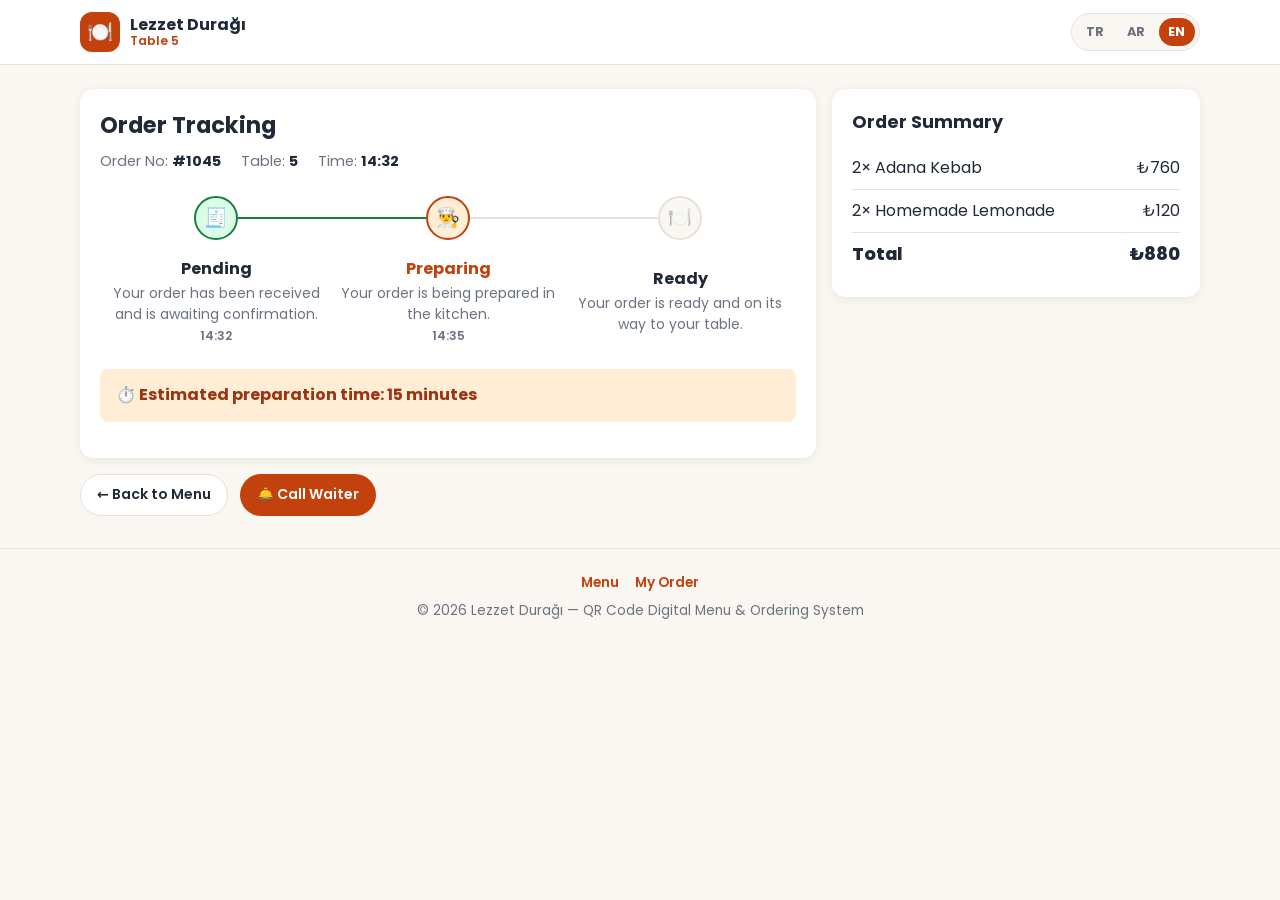
<file: en/order-tracking.html>
<!DOCTYPE html>
<html lang="en" dir="ltr">
<head>
  <meta charset="UTF-8">
  <meta name="viewport" content="width=device-width, initial-scale=1.0">
  <meta name="description" content="QR code digital menu and ordering system">
  <title>Order Tracking | Lezzet Durağı</title>
  <!-- Google Fonts: Latin harfler için Poppins, Arapça için Cairo (internet yoksa sistem yazı tipi kullanılır) -->
  <link rel="preconnect" href="https://fonts.googleapis.com">
  <link rel="preconnect" href="https://fonts.gstatic.com" crossorigin>
  <link rel="stylesheet" href="https://fonts.googleapis.com/css2?family=Cairo:wght@400;600;700;800&family=Poppins:wght@400;500;600;700;800&display=swap">
  <!-- Tüm sayfalar ve diller aynı ortak stil dosyasını kullanır -->
  <link rel="stylesheet" href="../css/style.css">
</head>
<body class="page-tracking" data-lang="en" data-page="tracking">
  <header class="site-header" id="site-header">
    <div class="container site-header__inner">
      <a href="menu.html" class="brand" id="brand">
        <span class="brand__logo" aria-hidden="true">🍽️</span>
        <span class="brand__name">Lezzet Durağı
          <!-- Masa numarası QR koddan gelecek (final aşamasında JavaScript ile) -->
          <span class="brand__sub" id="table-badge" data-table-id="5">Table 5</span>
        </span>
      </a>
      <!-- Dil seçimi: her dilin sayfası kendi klasöründe (tr / ar / en) -->
      <nav class="lang-switch" id="lang-switch" aria-label="Language selection">
        <a href="../tr/order-tracking.html" class="lang-link" lang="tr" hreflang="tr" data-lang="tr" title="Türkçe">TR</a>
        <a href="../ar/order-tracking.html" class="lang-link" lang="ar" hreflang="ar" data-lang="ar" title="العربية">AR</a>
        <a href="../en/order-tracking.html" class="lang-link is-active" lang="en" hreflang="en" data-lang="en" title="English" aria-current="true">EN</a>
      </nav>
    </div>
  </header>

  <main class="tracking container" id="order-tracking" data-order-id="1045" data-table-id="5">
    <!-- Sipariş durum kartı -->
    <section class="card" id="order-status-card" aria-labelledby="tracking-title">
      <h1 class="tracking__title" id="tracking-title">Order Tracking</h1>
      <ul class="order-meta">
        <li>Order No: <strong id="order-number">#1045</strong></li>
        <li>Table: <strong id="order-table">5</strong></li>
        <li>Time: <strong id="order-time">14:32</strong></li>
      </ul>

      <!-- Durum adımları: data-current-status değeri finalde JavaScript ile güncellenecek -->
      <ol class="steps" id="order-steps" data-current-status="preparing" aria-label="Order status">
        <li class="step is-done" id="step-pending" data-status="pending">
          <span class="step__icon" aria-hidden="true">🧾</span>
          <div class="step__content">
            <h3 class="step__title">Pending</h3>
            <p class="step__text">Your order has been received and is awaiting confirmation.</p>
            <span class="step__time">14:32</span>
          </div>
        </li>
        <li class="step is-active" id="step-preparing" data-status="preparing" aria-current="step">
          <span class="step__icon" aria-hidden="true">👨‍🍳</span>
          <div class="step__content">
            <h3 class="step__title">Preparing</h3>
            <p class="step__text">Your order is being prepared in the kitchen.</p>
            <span class="step__time">14:35</span>
          </div>
        </li>
        <li class="step" id="step-ready" data-status="ready">
          <span class="step__icon" aria-hidden="true">🍽️</span>
          <div class="step__content">
            <h3 class="step__title">Ready</h3>
            <p class="step__text">Your order is ready and on its way to your table.</p>
          </div>
        </li>
      </ol>

      <p class="eta" id="order-eta" data-eta-minutes="15">⏱️ Estimated preparation time: 15 minutes</p>
    </section>

    <!-- Sipariş özeti -->
    <aside class="card" id="order-summary" aria-labelledby="summary-title">
      <h2 class="card__title" id="summary-title">Order Summary</h2>
      <ul class="summary-list" id="order-items">
        <li data-item-id="m1" data-qty="2"><span>2× Adana Kebab</span><span>₺760</span></li>
        <li data-item-id="d3" data-qty="2"><span>2× Homemade Lemonade</span><span>₺120</span></li>
        <li class="summary-list__total"><span>Total</span><span id="order-total" data-total="880">₺880</span></li>
      </ul>
    </aside>

    <div class="tracking__actions">
      <a href="menu.html" class="btn btn--outline" id="back-to-menu">← Back to Menu</a>
      <button type="button" class="btn btn--primary" id="call-waiter" data-action="call-waiter" data-table-id="5">🛎️ Call Waiter</button>
    </div>
  </main>

  <footer class="site-footer" id="site-footer">
    <div class="container">
      <nav class="site-footer__links">
        <a href="menu.html">Menu</a>
        <a href="order-tracking.html">My Order</a>
      </nav>
      <p>© 2026 Lezzet Durağı — QR Code Digital Menu & Ordering System</p>
    </div>
  </footer>
</body>
</html>
</file>
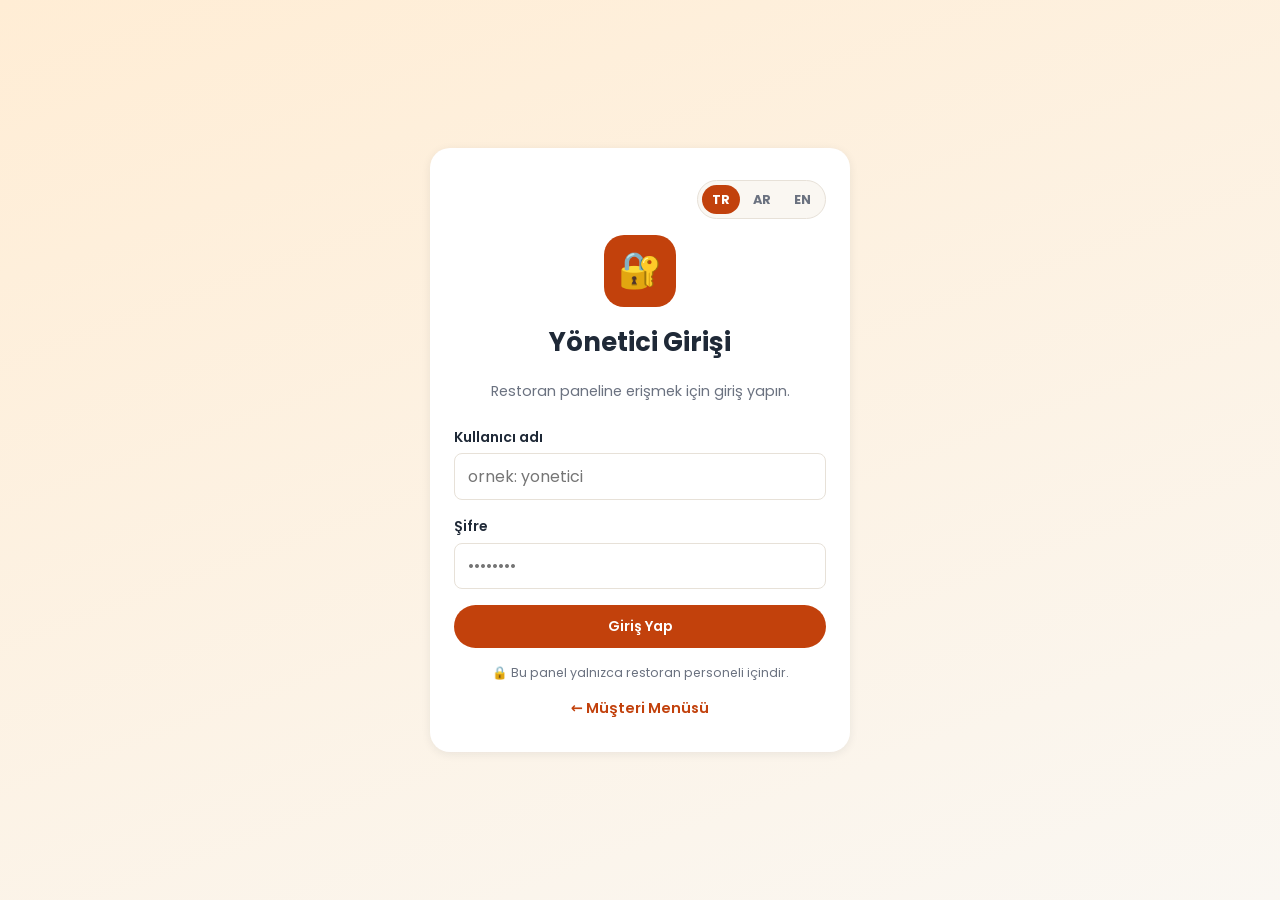
<file: tr/admin-login.html>
<!DOCTYPE html>
<html lang="tr" dir="ltr">
<head>
  <meta charset="UTF-8">
  <meta name="viewport" content="width=device-width, initial-scale=1.0">
  <meta name="description" content="QR kod ile dijital menü ve sipariş sistemi">
  <title>Yönetici Girişi | Lezzet Durağı</title>
  <!-- Google Fonts: Latin harfler için Poppins, Arapça için Cairo (internet yoksa sistem yazı tipi kullanılır) -->
  <link rel="preconnect" href="https://fonts.googleapis.com">
  <link rel="preconnect" href="https://fonts.gstatic.com" crossorigin>
  <link rel="stylesheet" href="https://fonts.googleapis.com/css2?family=Cairo:wght@400;600;700;800&family=Poppins:wght@400;500;600;700;800&display=swap">
  <!-- Tüm sayfalar ve diller aynı ortak stil dosyasını kullanır -->
  <link rel="stylesheet" href="../css/style.css">
</head>
<body class="page-login" data-lang="tr" data-page="login">
  <!-- Yönetici giriş sayfası: lokanta paneline girmeden önce açılır -->
  <main class="landing" id="admin-login">
    <div class="landing__card">
      <div class="login__top">
        <!-- Dil seçimi: her dilin sayfası kendi klasöründe (tr / ar / en) -->
        <nav class="lang-switch" id="lang-switch" aria-label="Dil seçimi">
          <a href="../tr/admin-login.html" class="lang-link is-active" lang="tr" hreflang="tr" data-lang="tr" title="Türkçe" aria-current="true">TR</a>
          <a href="../ar/admin-login.html" class="lang-link" lang="ar" hreflang="ar" data-lang="ar" title="العربية">AR</a>
          <a href="../en/admin-login.html" class="lang-link" lang="en" hreflang="en" data-lang="en" title="English">EN</a>
        </nav>
      </div>
      <span class="brand__logo brand__logo--lg" aria-hidden="true">🔐</span>
      <h1 class="landing__title">Yönetici Girişi</h1>
      <p class="landing__text">Restoran paneline erişmek için giriş yapın.</p>

      <!-- Gerçek şifre kontrolü sunucu ister; şimdilik form sadece panele yönlendirir -->
      <form class="login-form form-grid" id="login-form" action="admin.html" method="get">
        <div class="form-group">
          <label for="login-username" class="form-label">Kullanıcı adı</label>
          <input type="text" id="login-username" name="username" class="form-control" placeholder="ornek: yonetici" autocomplete="username" required>
        </div>
        <div class="form-group">
          <label for="login-password" class="form-label">Şifre</label>
          <!-- Şifre adres çubuğunda görünmesin diye name niteliği verilmedi -->
          <input type="password" id="login-password" class="form-control" placeholder="••••••••" autocomplete="current-password" required minlength="4">
        </div>
        <button type="submit" class="btn btn--primary btn--block" id="login-button" data-action="login">Giriş Yap</button>
      </form>

      <p class="form-hint login__note">🔒 Bu panel yalnızca restoran personeli içindir.</p>
      <a href="menu.html" class="login__back">← Müşteri Menüsü</a>
    </div>
  </main>
</body>
</html>
</file>
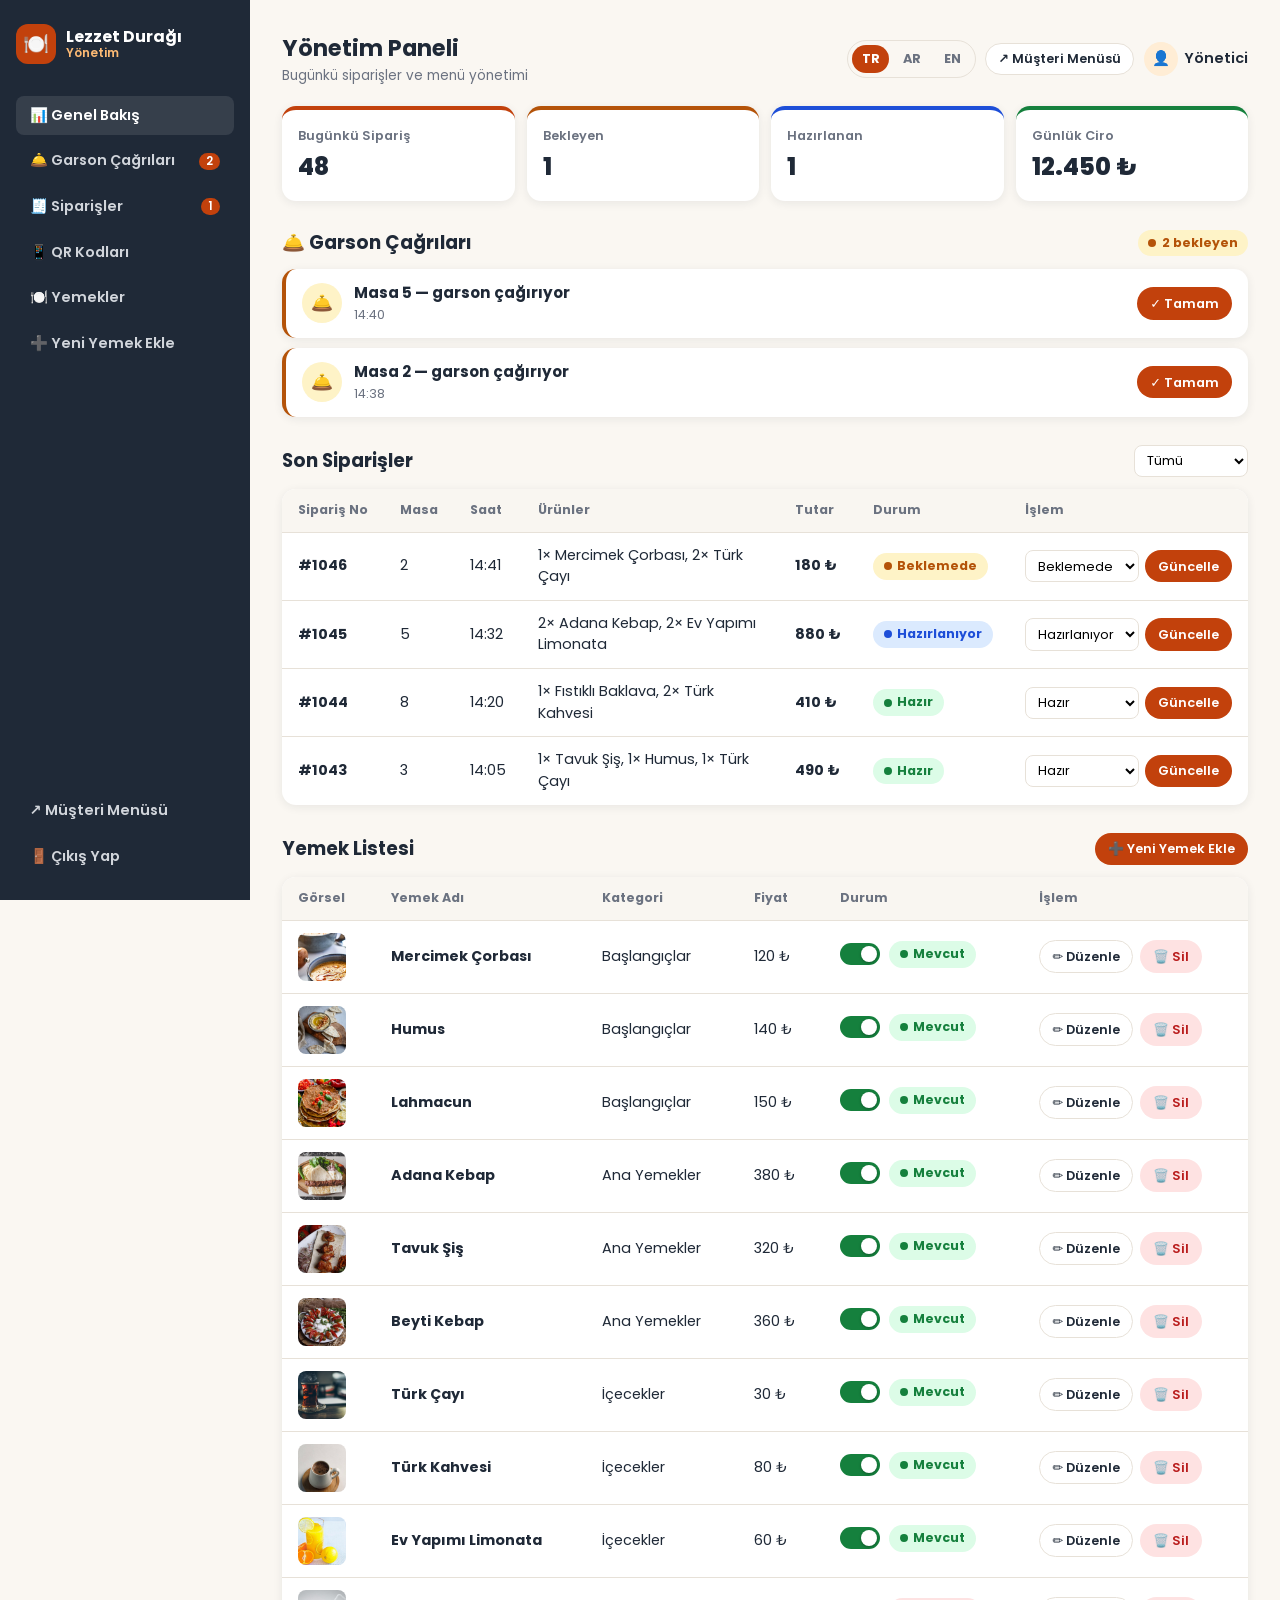
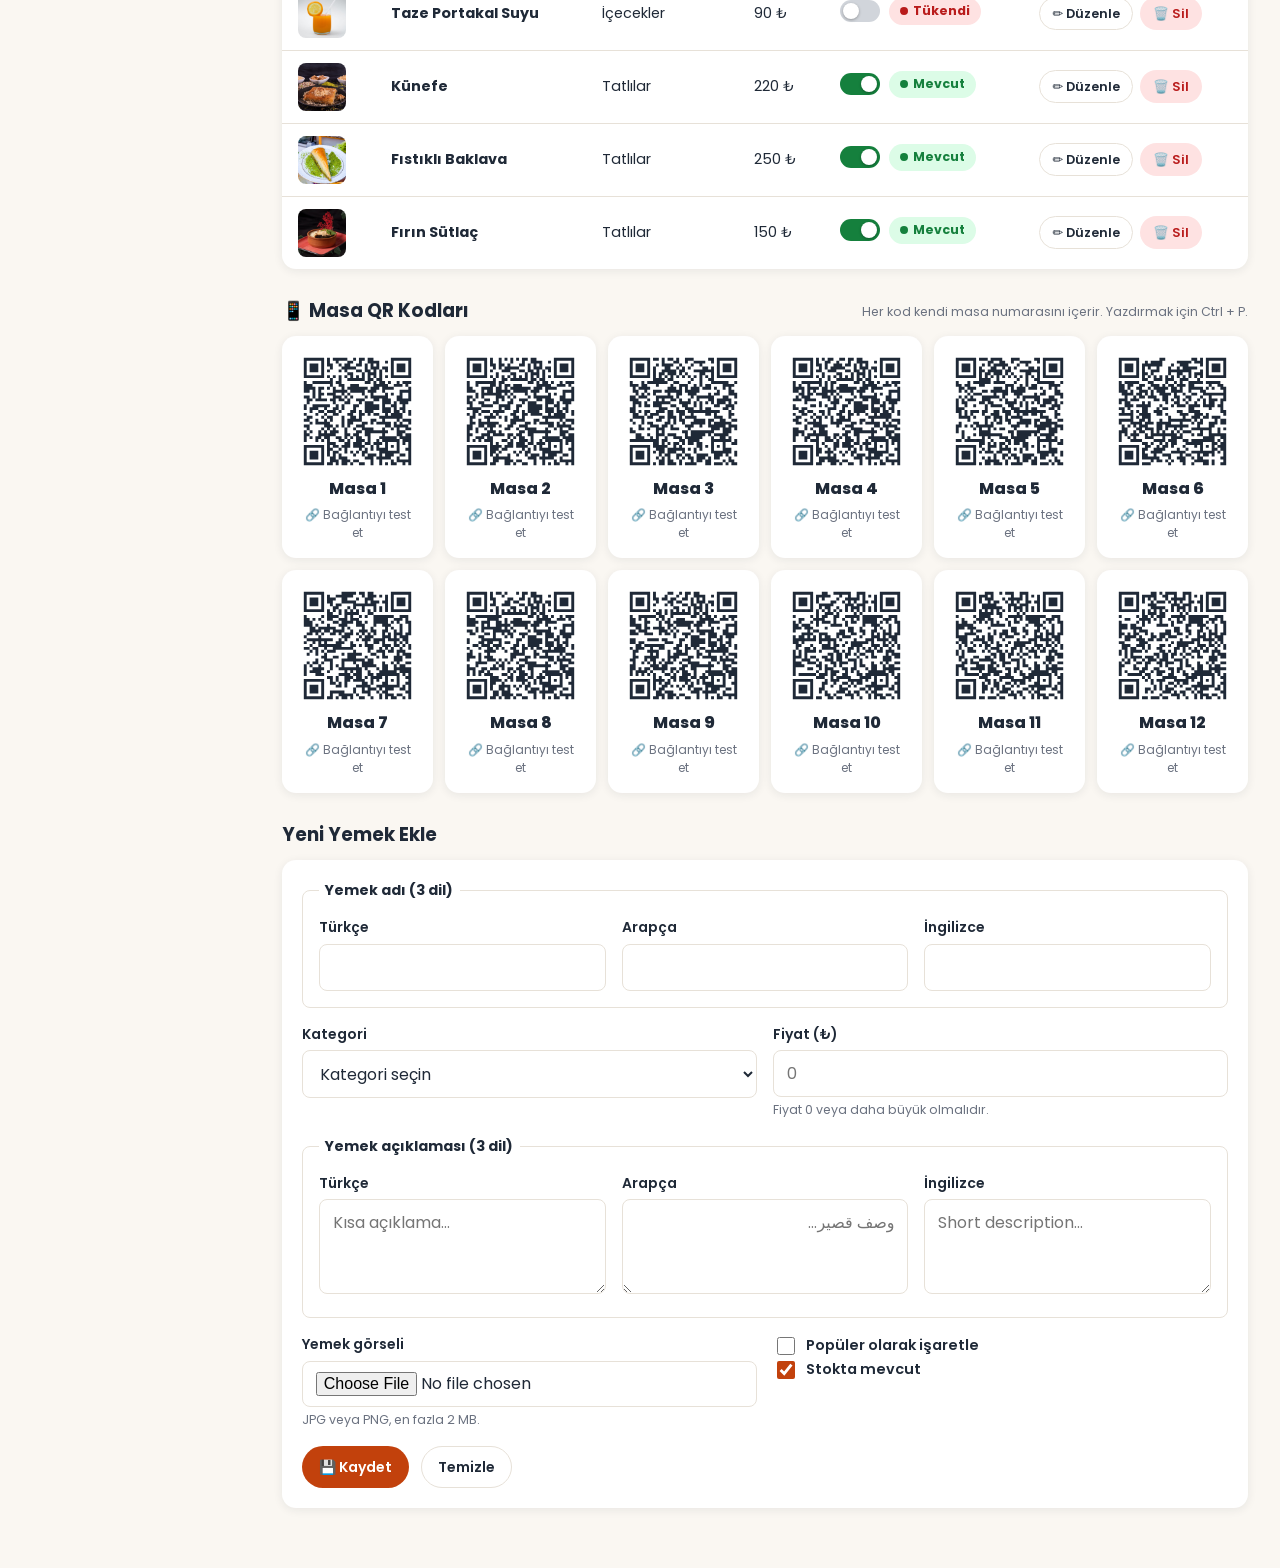
<file: tr/admin.html>
<!DOCTYPE html>
<html lang="tr" dir="ltr">
<head>
  <meta charset="UTF-8">
  <meta name="viewport" content="width=device-width, initial-scale=1.0">
  <meta name="description" content="QR kod ile dijital menü ve sipariş sistemi">
  <title>Yönetim Paneli | Lezzet Durağı</title>
  <!-- Google Fonts: Latin harfler için Poppins, Arapça için Cairo (internet yoksa sistem yazı tipi kullanılır) -->
  <link rel="preconnect" href="https://fonts.googleapis.com">
  <link rel="preconnect" href="https://fonts.gstatic.com" crossorigin>
  <link rel="stylesheet" href="https://fonts.googleapis.com/css2?family=Cairo:wght@400;600;700;800&family=Poppins:wght@400;500;600;700;800&display=swap">
  <!-- Tüm sayfalar ve diller aynı ortak stil dosyasını kullanır -->
  <link rel="stylesheet" href="../css/style.css">
</head>
<body class="page-admin" data-lang="tr" data-page="admin">
  <div class="admin-layout">
    <!-- Kenar menü: geniş ekranda solda sabit, telefonda üstte yatay -->
    <aside class="admin-sidebar" id="admin-sidebar">
      <a href="admin.html" class="brand">
        <span class="brand__logo" aria-hidden="true">🍽️</span>
        <span class="brand__name">Lezzet Durağı
          <span class="brand__sub">Yönetim</span>
        </span>
      </a>
      <nav aria-label="Yönetim Paneli">
        <ul class="admin-nav" id="admin-nav">
          <li><a href="#overview" class="admin-nav__link is-active" data-section="overview">📊 Genel Bakış</a></li>
          <li><a href="#waiter-calls" class="admin-nav__link" data-section="waiter-calls">🛎️ Garson Çağrıları <span class="admin-nav__count">2</span></a></li>
          <li><a href="#orders" class="admin-nav__link" data-section="orders">🧾 Siparişler <span class="admin-nav__count" id="nav-pending-count">1</span></a></li>
          <li><a href="#qr-codes" class="admin-nav__link" data-section="qr-codes">📱 QR Kodları</a></li>
          <li><a href="#meals" class="admin-nav__link" data-section="meals">🍽️ Yemekler</a></li>
          <li><a href="#add-meal" class="admin-nav__link" data-section="add-meal">➕ Yeni Yemek Ekle</a></li>
        </ul>
      </nav>
      <div class="admin-sidebar__footer">
        <!-- Müşteri sayfaları yeni sekmede açılır: yönetim paneli sekmesi açık kalır -->
        <a href="menu.html" class="admin-nav__link" target="_blank" rel="noopener">↗ Müşteri Menüsü</a>
        <a href="admin-login.html" class="admin-nav__link" id="logout" data-action="logout">🚪 Çıkış Yap</a>
      </div>
    </aside>

    <main class="admin-main" id="admin-main">
      <header class="admin-topbar">
        <div>
          <h1 class="admin-topbar__title">Yönetim Paneli</h1>
          <p class="admin-topbar__sub">Bugünkü siparişler ve menü yönetimi</p>
        </div>
        <div class="admin-topbar__actions">
          <!-- Dil seçimi: her dilin sayfası kendi klasöründe (tr / ar / en) -->
          <nav class="lang-switch" id="lang-switch" aria-label="Dil seçimi">
            <a href="../tr/admin.html" class="lang-link is-active" lang="tr" hreflang="tr" data-lang="tr" title="Türkçe" aria-current="true">TR</a>
            <a href="../ar/admin.html" class="lang-link" lang="ar" hreflang="ar" data-lang="ar" title="العربية">AR</a>
            <a href="../en/admin.html" class="lang-link" lang="en" hreflang="en" data-lang="en" title="English">EN</a>
          </nav>
          <a href="menu.html" class="btn btn--outline btn--sm" target="_blank" rel="noopener">↗ Müşteri Menüsü</a>
          <span class="admin-user"><span class="admin-user__avatar" aria-hidden="true">👤</span> Yönetici</span>
        </div>
      </header>

      <!-- Genel bakış: günlük istatistikler -->
      <section class="admin-section" id="overview" aria-label="Genel Bakış">
        <div class="stats">
          <article class="stat-card" data-stat="today-orders">
            <p class="stat-card__label">Bugünkü Sipariş</p>
            <p class="stat-card__value" id="stat-today-orders">48</p>
          </article>
          <article class="stat-card stat-card--pending" data-stat="pending">
            <p class="stat-card__label">Bekleyen</p>
            <p class="stat-card__value" id="stat-pending">1</p>
          </article>
          <article class="stat-card stat-card--preparing" data-stat="preparing">
            <p class="stat-card__label">Hazırlanan</p>
            <p class="stat-card__value" id="stat-preparing">1</p>
          </article>
          <article class="stat-card stat-card--revenue" data-stat="revenue">
            <p class="stat-card__label">Günlük Ciro</p>
            <p class="stat-card__value" id="stat-revenue">12.450 ₺</p>
          </article>
        </div>
      </section>

      <!-- Garson çağrıları: müşterinin takip sayfasındaki butonla bağlantılı -->
      <section class="admin-section" id="waiter-calls" aria-labelledby="calls-title">
        <div class="admin-section__header">
          <h2 class="admin-section__title" id="calls-title">🛎️ Garson Çağrıları</h2>
          <span class="status status--pending" id="calls-count" data-count="2">2 bekleyen</span>
        </div>
        <ul class="call-list" id="call-list">
          <li class="call-item" id="call-1" data-call-id="1" data-table-id="5">
            <span class="call-item__icon" aria-hidden="true">🛎️</span>
            <div class="call-item__info">
              <p class="call-item__title">Masa 5 — garson çağırıyor</p>
              <p class="call-item__time">14:40</p>
            </div>
            <button type="button" class="btn btn--primary btn--sm" data-action="resolve-call" data-call-id="1">✓ Tamam</button>
          </li>
          <li class="call-item" id="call-2" data-call-id="2" data-table-id="2">
            <span class="call-item__icon" aria-hidden="true">🛎️</span>
            <div class="call-item__info">
              <p class="call-item__title">Masa 2 — garson çağırıyor</p>
              <p class="call-item__time">14:38</p>
            </div>
            <button type="button" class="btn btn--primary btn--sm" data-action="resolve-call" data-call-id="2">✓ Tamam</button>
          </li>
        </ul>
      </section>

      <!-- Sipariş listesi: durum seçimi finalde JavaScript ile çalışacak -->
      <section class="admin-section" id="orders" aria-labelledby="orders-title">
        <div class="admin-section__header">
          <h2 class="admin-section__title" id="orders-title">Son Siparişler</h2>
          <label for="order-filter" class="visually-hidden">Durum</label>
          <select id="order-filter" class="status-select" data-action="filter-orders">
            <option value="all">Tümü</option>
            <option value="pending">Beklemede</option>
            <option value="preparing">Hazırlanıyor</option>
            <option value="ready">Hazır</option>
          </select>
        </div>
        <div class="table-wrap">
          <table class="table" id="orders-table">
            <thead>
              <tr>
                <th scope="col">Sipariş No</th>
                <th scope="col">Masa</th>
                <th scope="col">Saat</th>
                <th scope="col">Ürünler</th>
                <th scope="col">Tutar</th>
                <th scope="col">Durum</th>
                <th scope="col">İşlem</th>
              </tr>
            </thead>
            <tbody id="orders-body">
              <tr id="order-1046" data-order-id="1046" data-table-id="2" data-status="pending">
                <td><strong>#1046</strong></td>
                <td>2</td>
                <td>14:41</td>
                <td class="table__items">1× Mercimek Çorbası, 2× Türk Çayı</td>
                <td><strong>180 ₺</strong></td>
                <td><span class="status status--pending">Beklemede</span></td>
                <td>
                  <div class="table__actions">
                    <label for="status-1046" class="visually-hidden">Durum #1046</label>
                    <select id="status-1046" class="status-select" name="status-1046" data-order-id="1046">
                      <option value="pending" selected>Beklemede</option>
                      <option value="preparing">Hazırlanıyor</option>
                      <option value="ready">Hazır</option>
                    </select>
                    <button type="button" class="btn btn--primary btn--sm" data-action="update-status" data-order-id="1046">Güncelle</button>
                  </div>
                </td>
              </tr>
              <tr id="order-1045" data-order-id="1045" data-table-id="5" data-status="preparing">
                <td><strong>#1045</strong></td>
                <td>5</td>
                <td>14:32</td>
                <td class="table__items">2× Adana Kebap, 2× Ev Yapımı Limonata</td>
                <td><strong>880 ₺</strong></td>
                <td><span class="status status--preparing">Hazırlanıyor</span></td>
                <td>
                  <div class="table__actions">
                    <label for="status-1045" class="visually-hidden">Durum #1045</label>
                    <select id="status-1045" class="status-select" name="status-1045" data-order-id="1045">
                      <option value="pending">Beklemede</option>
                      <option value="preparing" selected>Hazırlanıyor</option>
                      <option value="ready">Hazır</option>
                    </select>
                    <button type="button" class="btn btn--primary btn--sm" data-action="update-status" data-order-id="1045">Güncelle</button>
                  </div>
                </td>
              </tr>
              <tr id="order-1044" data-order-id="1044" data-table-id="8" data-status="ready">
                <td><strong>#1044</strong></td>
                <td>8</td>
                <td>14:20</td>
                <td class="table__items">1× Fıstıklı Baklava, 2× Türk Kahvesi</td>
                <td><strong>410 ₺</strong></td>
                <td><span class="status status--ready">Hazır</span></td>
                <td>
                  <div class="table__actions">
                    <label for="status-1044" class="visually-hidden">Durum #1044</label>
                    <select id="status-1044" class="status-select" name="status-1044" data-order-id="1044">
                      <option value="pending">Beklemede</option>
                      <option value="preparing">Hazırlanıyor</option>
                      <option value="ready" selected>Hazır</option>
                    </select>
                    <button type="button" class="btn btn--primary btn--sm" data-action="update-status" data-order-id="1044">Güncelle</button>
                  </div>
                </td>
              </tr>
              <tr id="order-1043" data-order-id="1043" data-table-id="3" data-status="ready">
                <td><strong>#1043</strong></td>
                <td>3</td>
                <td>14:05</td>
                <td class="table__items">1× Tavuk Şiş, 1× Humus, 1× Türk Çayı</td>
                <td><strong>490 ₺</strong></td>
                <td><span class="status status--ready">Hazır</span></td>
                <td>
                  <div class="table__actions">
                    <label for="status-1043" class="visually-hidden">Durum #1043</label>
                    <select id="status-1043" class="status-select" name="status-1043" data-order-id="1043">
                      <option value="pending">Beklemede</option>
                      <option value="preparing">Hazırlanıyor</option>
                      <option value="ready" selected>Hazır</option>
                    </select>
                    <button type="button" class="btn btn--primary btn--sm" data-action="update-status" data-order-id="1043">Güncelle</button>
                  </div>
                </td>
              </tr>
            </tbody>
          </table>
        </div>
      </section>

      <!-- Yemek yönetimi tablosu -->
      <section class="admin-section" id="meals" aria-labelledby="meals-title">
        <div class="admin-section__header">
          <h2 class="admin-section__title" id="meals-title">Yemek Listesi</h2>
          <a href="#add-meal" class="btn btn--primary btn--sm">➕ Yeni Yemek Ekle</a>
        </div>
        <div class="table-wrap">
          <table class="table" id="meals-table">
            <thead>
              <tr>
                <th scope="col">Görsel</th>
                <th scope="col">Yemek Adı</th>
                <th scope="col">Kategori</th>
                <th scope="col">Fiyat</th>
                <th scope="col">Durum</th>
                <th scope="col">İşlem</th>
              </tr>
            </thead>
            <tbody id="meals-body">
              <tr id="meal-s1" data-item-id="s1" data-category="starters" data-available="true">
                <td><img src="../img/menu/s1.jpg" alt="Mercimek Çorbası" class="table__thumb" width="48" height="48"></td>
                <td><strong>Mercimek Çorbası</strong></td>
                <td>Başlangıçlar</td>
                <td>120 ₺</td>
                <td><label class="stock-switch" for="stock-s1"><input type="checkbox" class="stock-switch__input" id="stock-s1" data-action="toggle-stock" data-item-id="s1" aria-label="Stok durumunu değiştir" checked><span class="stock-switch__track" aria-hidden="true"></span><span class="status status--available stock-switch__on">Mevcut</span><span class="status status--soldout stock-switch__off">Tükendi</span></label></td>
                <td>
                  <div class="table__actions">
                    <button type="button" class="btn btn--outline btn--sm" data-action="edit-meal" data-item-id="s1">✏️ Düzenle</button>
                    <button type="button" class="btn btn--danger btn--sm" data-action="delete-meal" data-item-id="s1">🗑️ Sil</button>
                  </div>
                </td>
              </tr>
              <tr id="meal-s2" data-item-id="s2" data-category="starters" data-available="true">
                <td><img src="../img/menu/s2.jpg" alt="Humus" class="table__thumb" width="48" height="48"></td>
                <td><strong>Humus</strong></td>
                <td>Başlangıçlar</td>
                <td>140 ₺</td>
                <td><label class="stock-switch" for="stock-s2"><input type="checkbox" class="stock-switch__input" id="stock-s2" data-action="toggle-stock" data-item-id="s2" aria-label="Stok durumunu değiştir" checked><span class="stock-switch__track" aria-hidden="true"></span><span class="status status--available stock-switch__on">Mevcut</span><span class="status status--soldout stock-switch__off">Tükendi</span></label></td>
                <td>
                  <div class="table__actions">
                    <button type="button" class="btn btn--outline btn--sm" data-action="edit-meal" data-item-id="s2">✏️ Düzenle</button>
                    <button type="button" class="btn btn--danger btn--sm" data-action="delete-meal" data-item-id="s2">🗑️ Sil</button>
                  </div>
                </td>
              </tr>
              <tr id="meal-s3" data-item-id="s3" data-category="starters" data-available="true">
                <td><img src="../img/menu/s3.jpg" alt="Lahmacun" class="table__thumb" width="48" height="48"></td>
                <td><strong>Lahmacun</strong></td>
                <td>Başlangıçlar</td>
                <td>150 ₺</td>
                <td><label class="stock-switch" for="stock-s3"><input type="checkbox" class="stock-switch__input" id="stock-s3" data-action="toggle-stock" data-item-id="s3" aria-label="Stok durumunu değiştir" checked><span class="stock-switch__track" aria-hidden="true"></span><span class="status status--available stock-switch__on">Mevcut</span><span class="status status--soldout stock-switch__off">Tükendi</span></label></td>
                <td>
                  <div class="table__actions">
                    <button type="button" class="btn btn--outline btn--sm" data-action="edit-meal" data-item-id="s3">✏️ Düzenle</button>
                    <button type="button" class="btn btn--danger btn--sm" data-action="delete-meal" data-item-id="s3">🗑️ Sil</button>
                  </div>
                </td>
              </tr>
              <tr id="meal-m1" data-item-id="m1" data-category="mains" data-available="true">
                <td><img src="../img/menu/m1.jpg" alt="Adana Kebap" class="table__thumb" width="48" height="48"></td>
                <td><strong>Adana Kebap</strong></td>
                <td>Ana Yemekler</td>
                <td>380 ₺</td>
                <td><label class="stock-switch" for="stock-m1"><input type="checkbox" class="stock-switch__input" id="stock-m1" data-action="toggle-stock" data-item-id="m1" aria-label="Stok durumunu değiştir" checked><span class="stock-switch__track" aria-hidden="true"></span><span class="status status--available stock-switch__on">Mevcut</span><span class="status status--soldout stock-switch__off">Tükendi</span></label></td>
                <td>
                  <div class="table__actions">
                    <button type="button" class="btn btn--outline btn--sm" data-action="edit-meal" data-item-id="m1">✏️ Düzenle</button>
                    <button type="button" class="btn btn--danger btn--sm" data-action="delete-meal" data-item-id="m1">🗑️ Sil</button>
                  </div>
                </td>
              </tr>
              <tr id="meal-m2" data-item-id="m2" data-category="mains" data-available="true">
                <td><img src="../img/menu/m2.jpg" alt="Tavuk Şiş" class="table__thumb" width="48" height="48"></td>
                <td><strong>Tavuk Şiş</strong></td>
                <td>Ana Yemekler</td>
                <td>320 ₺</td>
                <td><label class="stock-switch" for="stock-m2"><input type="checkbox" class="stock-switch__input" id="stock-m2" data-action="toggle-stock" data-item-id="m2" aria-label="Stok durumunu değiştir" checked><span class="stock-switch__track" aria-hidden="true"></span><span class="status status--available stock-switch__on">Mevcut</span><span class="status status--soldout stock-switch__off">Tükendi</span></label></td>
                <td>
                  <div class="table__actions">
                    <button type="button" class="btn btn--outline btn--sm" data-action="edit-meal" data-item-id="m2">✏️ Düzenle</button>
                    <button type="button" class="btn btn--danger btn--sm" data-action="delete-meal" data-item-id="m2">🗑️ Sil</button>
                  </div>
                </td>
              </tr>
              <tr id="meal-m3" data-item-id="m3" data-category="mains" data-available="true">
                <td><img src="../img/menu/m3.jpg" alt="Beyti Kebap" class="table__thumb" width="48" height="48"></td>
                <td><strong>Beyti Kebap</strong></td>
                <td>Ana Yemekler</td>
                <td>360 ₺</td>
                <td><label class="stock-switch" for="stock-m3"><input type="checkbox" class="stock-switch__input" id="stock-m3" data-action="toggle-stock" data-item-id="m3" aria-label="Stok durumunu değiştir" checked><span class="stock-switch__track" aria-hidden="true"></span><span class="status status--available stock-switch__on">Mevcut</span><span class="status status--soldout stock-switch__off">Tükendi</span></label></td>
                <td>
                  <div class="table__actions">
                    <button type="button" class="btn btn--outline btn--sm" data-action="edit-meal" data-item-id="m3">✏️ Düzenle</button>
                    <button type="button" class="btn btn--danger btn--sm" data-action="delete-meal" data-item-id="m3">🗑️ Sil</button>
                  </div>
                </td>
              </tr>
              <tr id="meal-d1" data-item-id="d1" data-category="drinks" data-available="true">
                <td><img src="../img/menu/d1.jpg" alt="Türk Çayı" class="table__thumb" width="48" height="48"></td>
                <td><strong>Türk Çayı</strong></td>
                <td>İçecekler</td>
                <td>30 ₺</td>
                <td><label class="stock-switch" for="stock-d1"><input type="checkbox" class="stock-switch__input" id="stock-d1" data-action="toggle-stock" data-item-id="d1" aria-label="Stok durumunu değiştir" checked><span class="stock-switch__track" aria-hidden="true"></span><span class="status status--available stock-switch__on">Mevcut</span><span class="status status--soldout stock-switch__off">Tükendi</span></label></td>
                <td>
                  <div class="table__actions">
                    <button type="button" class="btn btn--outline btn--sm" data-action="edit-meal" data-item-id="d1">✏️ Düzenle</button>
                    <button type="button" class="btn btn--danger btn--sm" data-action="delete-meal" data-item-id="d1">🗑️ Sil</button>
                  </div>
                </td>
              </tr>
              <tr id="meal-d2" data-item-id="d2" data-category="drinks" data-available="true">
                <td><img src="../img/menu/d2.jpg" alt="Türk Kahvesi" class="table__thumb" width="48" height="48"></td>
                <td><strong>Türk Kahvesi</strong></td>
                <td>İçecekler</td>
                <td>80 ₺</td>
                <td><label class="stock-switch" for="stock-d2"><input type="checkbox" class="stock-switch__input" id="stock-d2" data-action="toggle-stock" data-item-id="d2" aria-label="Stok durumunu değiştir" checked><span class="stock-switch__track" aria-hidden="true"></span><span class="status status--available stock-switch__on">Mevcut</span><span class="status status--soldout stock-switch__off">Tükendi</span></label></td>
                <td>
                  <div class="table__actions">
                    <button type="button" class="btn btn--outline btn--sm" data-action="edit-meal" data-item-id="d2">✏️ Düzenle</button>
                    <button type="button" class="btn btn--danger btn--sm" data-action="delete-meal" data-item-id="d2">🗑️ Sil</button>
                  </div>
                </td>
              </tr>
              <tr id="meal-d3" data-item-id="d3" data-category="drinks" data-available="true">
                <td><img src="../img/menu/d3.jpg" alt="Ev Yapımı Limonata" class="table__thumb" width="48" height="48"></td>
                <td><strong>Ev Yapımı Limonata</strong></td>
                <td>İçecekler</td>
                <td>60 ₺</td>
                <td><label class="stock-switch" for="stock-d3"><input type="checkbox" class="stock-switch__input" id="stock-d3" data-action="toggle-stock" data-item-id="d3" aria-label="Stok durumunu değiştir" checked><span class="stock-switch__track" aria-hidden="true"></span><span class="status status--available stock-switch__on">Mevcut</span><span class="status status--soldout stock-switch__off">Tükendi</span></label></td>
                <td>
                  <div class="table__actions">
                    <button type="button" class="btn btn--outline btn--sm" data-action="edit-meal" data-item-id="d3">✏️ Düzenle</button>
                    <button type="button" class="btn btn--danger btn--sm" data-action="delete-meal" data-item-id="d3">🗑️ Sil</button>
                  </div>
                </td>
              </tr>
              <tr id="meal-d4" data-item-id="d4" data-category="drinks" data-available="false">
                <td><img src="../img/menu/d4.jpg" alt="Taze Portakal Suyu" class="table__thumb" width="48" height="48"></td>
                <td><strong>Taze Portakal Suyu</strong></td>
                <td>İçecekler</td>
                <td>90 ₺</td>
                <td><label class="stock-switch" for="stock-d4"><input type="checkbox" class="stock-switch__input" id="stock-d4" data-action="toggle-stock" data-item-id="d4" aria-label="Stok durumunu değiştir"><span class="stock-switch__track" aria-hidden="true"></span><span class="status status--available stock-switch__on">Mevcut</span><span class="status status--soldout stock-switch__off">Tükendi</span></label></td>
                <td>
                  <div class="table__actions">
                    <button type="button" class="btn btn--outline btn--sm" data-action="edit-meal" data-item-id="d4">✏️ Düzenle</button>
                    <button type="button" class="btn btn--danger btn--sm" data-action="delete-meal" data-item-id="d4">🗑️ Sil</button>
                  </div>
                </td>
              </tr>
              <tr id="meal-t1" data-item-id="t1" data-category="desserts" data-available="true">
                <td><img src="../img/menu/t1.jpg" alt="Künefe" class="table__thumb" width="48" height="48"></td>
                <td><strong>Künefe</strong></td>
                <td>Tatlılar</td>
                <td>220 ₺</td>
                <td><label class="stock-switch" for="stock-t1"><input type="checkbox" class="stock-switch__input" id="stock-t1" data-action="toggle-stock" data-item-id="t1" aria-label="Stok durumunu değiştir" checked><span class="stock-switch__track" aria-hidden="true"></span><span class="status status--available stock-switch__on">Mevcut</span><span class="status status--soldout stock-switch__off">Tükendi</span></label></td>
                <td>
                  <div class="table__actions">
                    <button type="button" class="btn btn--outline btn--sm" data-action="edit-meal" data-item-id="t1">✏️ Düzenle</button>
                    <button type="button" class="btn btn--danger btn--sm" data-action="delete-meal" data-item-id="t1">🗑️ Sil</button>
                  </div>
                </td>
              </tr>
              <tr id="meal-t2" data-item-id="t2" data-category="desserts" data-available="true">
                <td><img src="../img/menu/t2.jpg" alt="Fıstıklı Baklava" class="table__thumb" width="48" height="48"></td>
                <td><strong>Fıstıklı Baklava</strong></td>
                <td>Tatlılar</td>
                <td>250 ₺</td>
                <td><label class="stock-switch" for="stock-t2"><input type="checkbox" class="stock-switch__input" id="stock-t2" data-action="toggle-stock" data-item-id="t2" aria-label="Stok durumunu değiştir" checked><span class="stock-switch__track" aria-hidden="true"></span><span class="status status--available stock-switch__on">Mevcut</span><span class="status status--soldout stock-switch__off">Tükendi</span></label></td>
                <td>
                  <div class="table__actions">
                    <button type="button" class="btn btn--outline btn--sm" data-action="edit-meal" data-item-id="t2">✏️ Düzenle</button>
                    <button type="button" class="btn btn--danger btn--sm" data-action="delete-meal" data-item-id="t2">🗑️ Sil</button>
                  </div>
                </td>
              </tr>
              <tr id="meal-t3" data-item-id="t3" data-category="desserts" data-available="true">
                <td><img src="../img/menu/t3.jpg" alt="Fırın Sütlaç" class="table__thumb" width="48" height="48"></td>
                <td><strong>Fırın Sütlaç</strong></td>
                <td>Tatlılar</td>
                <td>150 ₺</td>
                <td><label class="stock-switch" for="stock-t3"><input type="checkbox" class="stock-switch__input" id="stock-t3" data-action="toggle-stock" data-item-id="t3" aria-label="Stok durumunu değiştir" checked><span class="stock-switch__track" aria-hidden="true"></span><span class="status status--available stock-switch__on">Mevcut</span><span class="status status--soldout stock-switch__off">Tükendi</span></label></td>
                <td>
                  <div class="table__actions">
                    <button type="button" class="btn btn--outline btn--sm" data-action="edit-meal" data-item-id="t3">✏️ Düzenle</button>
                    <button type="button" class="btn btn--danger btn--sm" data-action="delete-meal" data-item-id="t3">🗑️ Sil</button>
                  </div>
                </td>
              </tr>
            </tbody>
          </table>
        </div>
      </section>

      <!-- Masa QR kodları: her kod kendi masa numarasını adreste taşır (?table=1 ... 12) -->
      <section class="admin-section" id="qr-codes" aria-labelledby="qr-title">
        <div class="admin-section__header">
          <h2 class="admin-section__title" id="qr-title">📱 Masa QR Kodları</h2>
          <span class="form-hint">Her kod kendi masa numarasını içerir. Yazdırmak için Ctrl + P.</span>
        </div>
        <div class="qr-grid" id="qr-grid">
          <figure class="qr-card" id="qr-table-1" data-table-id="1">
            <img src="../img/qr/table-1.svg" alt="QR — Masa 1" width="160" height="160">
            <figcaption class="qr-card__title">Masa 1</figcaption>
            <a href="../index.html?table=1" class="qr-card__link" data-table-id="1" target="_blank" rel="noopener">🔗 Bağlantıyı test et</a>
          </figure>
          <figure class="qr-card" id="qr-table-2" data-table-id="2">
            <img src="../img/qr/table-2.svg" alt="QR — Masa 2" width="160" height="160">
            <figcaption class="qr-card__title">Masa 2</figcaption>
            <a href="../index.html?table=2" class="qr-card__link" data-table-id="2" target="_blank" rel="noopener">🔗 Bağlantıyı test et</a>
          </figure>
          <figure class="qr-card" id="qr-table-3" data-table-id="3">
            <img src="../img/qr/table-3.svg" alt="QR — Masa 3" width="160" height="160">
            <figcaption class="qr-card__title">Masa 3</figcaption>
            <a href="../index.html?table=3" class="qr-card__link" data-table-id="3" target="_blank" rel="noopener">🔗 Bağlantıyı test et</a>
          </figure>
          <figure class="qr-card" id="qr-table-4" data-table-id="4">
            <img src="../img/qr/table-4.svg" alt="QR — Masa 4" width="160" height="160">
            <figcaption class="qr-card__title">Masa 4</figcaption>
            <a href="../index.html?table=4" class="qr-card__link" data-table-id="4" target="_blank" rel="noopener">🔗 Bağlantıyı test et</a>
          </figure>
          <figure class="qr-card" id="qr-table-5" data-table-id="5">
            <img src="../img/qr/table-5.svg" alt="QR — Masa 5" width="160" height="160">
            <figcaption class="qr-card__title">Masa 5</figcaption>
            <a href="../index.html?table=5" class="qr-card__link" data-table-id="5" target="_blank" rel="noopener">🔗 Bağlantıyı test et</a>
          </figure>
          <figure class="qr-card" id="qr-table-6" data-table-id="6">
            <img src="../img/qr/table-6.svg" alt="QR — Masa 6" width="160" height="160">
            <figcaption class="qr-card__title">Masa 6</figcaption>
            <a href="../index.html?table=6" class="qr-card__link" data-table-id="6" target="_blank" rel="noopener">🔗 Bağlantıyı test et</a>
          </figure>
          <figure class="qr-card" id="qr-table-7" data-table-id="7">
            <img src="../img/qr/table-7.svg" alt="QR — Masa 7" width="160" height="160">
            <figcaption class="qr-card__title">Masa 7</figcaption>
            <a href="../index.html?table=7" class="qr-card__link" data-table-id="7" target="_blank" rel="noopener">🔗 Bağlantıyı test et</a>
          </figure>
          <figure class="qr-card" id="qr-table-8" data-table-id="8">
            <img src="../img/qr/table-8.svg" alt="QR — Masa 8" width="160" height="160">
            <figcaption class="qr-card__title">Masa 8</figcaption>
            <a href="../index.html?table=8" class="qr-card__link" data-table-id="8" target="_blank" rel="noopener">🔗 Bağlantıyı test et</a>
          </figure>
          <figure class="qr-card" id="qr-table-9" data-table-id="9">
            <img src="../img/qr/table-9.svg" alt="QR — Masa 9" width="160" height="160">
            <figcaption class="qr-card__title">Masa 9</figcaption>
            <a href="../index.html?table=9" class="qr-card__link" data-table-id="9" target="_blank" rel="noopener">🔗 Bağlantıyı test et</a>
          </figure>
          <figure class="qr-card" id="qr-table-10" data-table-id="10">
            <img src="../img/qr/table-10.svg" alt="QR — Masa 10" width="160" height="160">
            <figcaption class="qr-card__title">Masa 10</figcaption>
            <a href="../index.html?table=10" class="qr-card__link" data-table-id="10" target="_blank" rel="noopener">🔗 Bağlantıyı test et</a>
          </figure>
          <figure class="qr-card" id="qr-table-11" data-table-id="11">
            <img src="../img/qr/table-11.svg" alt="QR — Masa 11" width="160" height="160">
            <figcaption class="qr-card__title">Masa 11</figcaption>
            <a href="../index.html?table=11" class="qr-card__link" data-table-id="11" target="_blank" rel="noopener">🔗 Bağlantıyı test et</a>
          </figure>
          <figure class="qr-card" id="qr-table-12" data-table-id="12">
            <img src="../img/qr/table-12.svg" alt="QR — Masa 12" width="160" height="160">
            <figcaption class="qr-card__title">Masa 12</figcaption>
            <a href="../index.html?table=12" class="qr-card__link" data-table-id="12" target="_blank" rel="noopener">🔗 Bağlantıyı test et</a>
          </figure>
        </div>
      </section>

      <!-- Yeni yemek ekleme formu: kaydetme işlemi finalde JavaScript ile yapılacak -->
      <section class="admin-section" id="add-meal" aria-labelledby="add-meal-title">
        <div class="admin-section__header">
          <h2 class="admin-section__title" id="add-meal-title">Yeni Yemek Ekle</h2>
        </div>
        <form class="card form-grid form-grid--2" id="add-meal-form" action="#" method="get">
          <fieldset class="form-fieldset form-group--full">
            <legend>Yemek adı (3 dil)</legend>
            <div class="form-grid form-grid--3">
              <div class="form-group">
                <label for="meal-name-tr" class="form-label">Türkçe</label>
                <input type="text" id="meal-name-tr" name="name_tr" class="form-control" lang="tr" dir="ltr" required>
              </div>
              <div class="form-group">
                <label for="meal-name-ar" class="form-label">Arapça</label>
                <input type="text" id="meal-name-ar" name="name_ar" class="form-control" lang="ar" dir="rtl">
              </div>
              <div class="form-group">
                <label for="meal-name-en" class="form-label">İngilizce</label>
                <input type="text" id="meal-name-en" name="name_en" class="form-control" lang="en" dir="ltr">
              </div>
            </div>
          </fieldset>

          <div class="form-group">
            <label for="meal-category" class="form-label">Kategori</label>
            <select id="meal-category" name="category" class="form-control" required>
              <option value="" disabled selected>Kategori seçin</option>
              <option value="starters">Başlangıçlar</option>
              <option value="mains">Ana Yemekler</option>
              <option value="drinks">İçecekler</option>
              <option value="desserts">Tatlılar</option>
            </select>
          </div>

          <div class="form-group">
            <label for="meal-price" class="form-label">Fiyat (₺)</label>
            <input type="number" id="meal-price" name="price" class="form-control" min="0" step="0.5" placeholder="0" required>
            <p class="form-hint">Fiyat 0 veya daha büyük olmalıdır.</p>
          </div>

          <!-- Açıklama her dil için ayrı girilir (finalde sayfa diline göre gösterilecek) -->
          <fieldset class="form-fieldset form-group--full">
            <legend>Yemek açıklaması (3 dil)</legend>
            <div class="form-grid form-grid--3">
              <div class="form-group">
                <label for="meal-desc-tr" class="form-label">Türkçe</label>
                <textarea id="meal-desc-tr" name="desc_tr" class="form-control" lang="tr" dir="ltr" rows="3" placeholder="Kısa açıklama..."></textarea>
              </div>
              <div class="form-group">
                <label for="meal-desc-ar" class="form-label">Arapça</label>
                <textarea id="meal-desc-ar" name="desc_ar" class="form-control" lang="ar" dir="rtl" rows="3" placeholder="وصف قصير..."></textarea>
              </div>
              <div class="form-group">
                <label for="meal-desc-en" class="form-label">İngilizce</label>
                <textarea id="meal-desc-en" name="desc_en" class="form-control" lang="en" dir="ltr" rows="3" placeholder="Short description..."></textarea>
              </div>
            </div>
          </fieldset>

          <div class="form-group">
            <label for="meal-image" class="form-label">Yemek görseli</label>
            <input type="file" id="meal-image" name="image" class="form-control" accept="image/png, image/jpeg">
            <p class="form-hint">JPG veya PNG, en fazla 2 MB.</p>
          </div>

          <div class="form-group">
            <label class="form-check"><input type="checkbox" id="meal-popular" name="popular"> Popüler olarak işaretle</label>
            <label class="form-check"><input type="checkbox" id="meal-available" name="available" checked> Stokta mevcut</label>
          </div>

          <div class="form-actions form-group--full">
            <button type="submit" class="btn btn--primary" id="save-meal" data-action="save-meal">💾 Kaydet</button>
            <button type="reset" class="btn btn--outline" id="reset-meal">Temizle</button>
          </div>
        </form>
      </section>
    </main>
  </div>
</body>
</html>
</file>
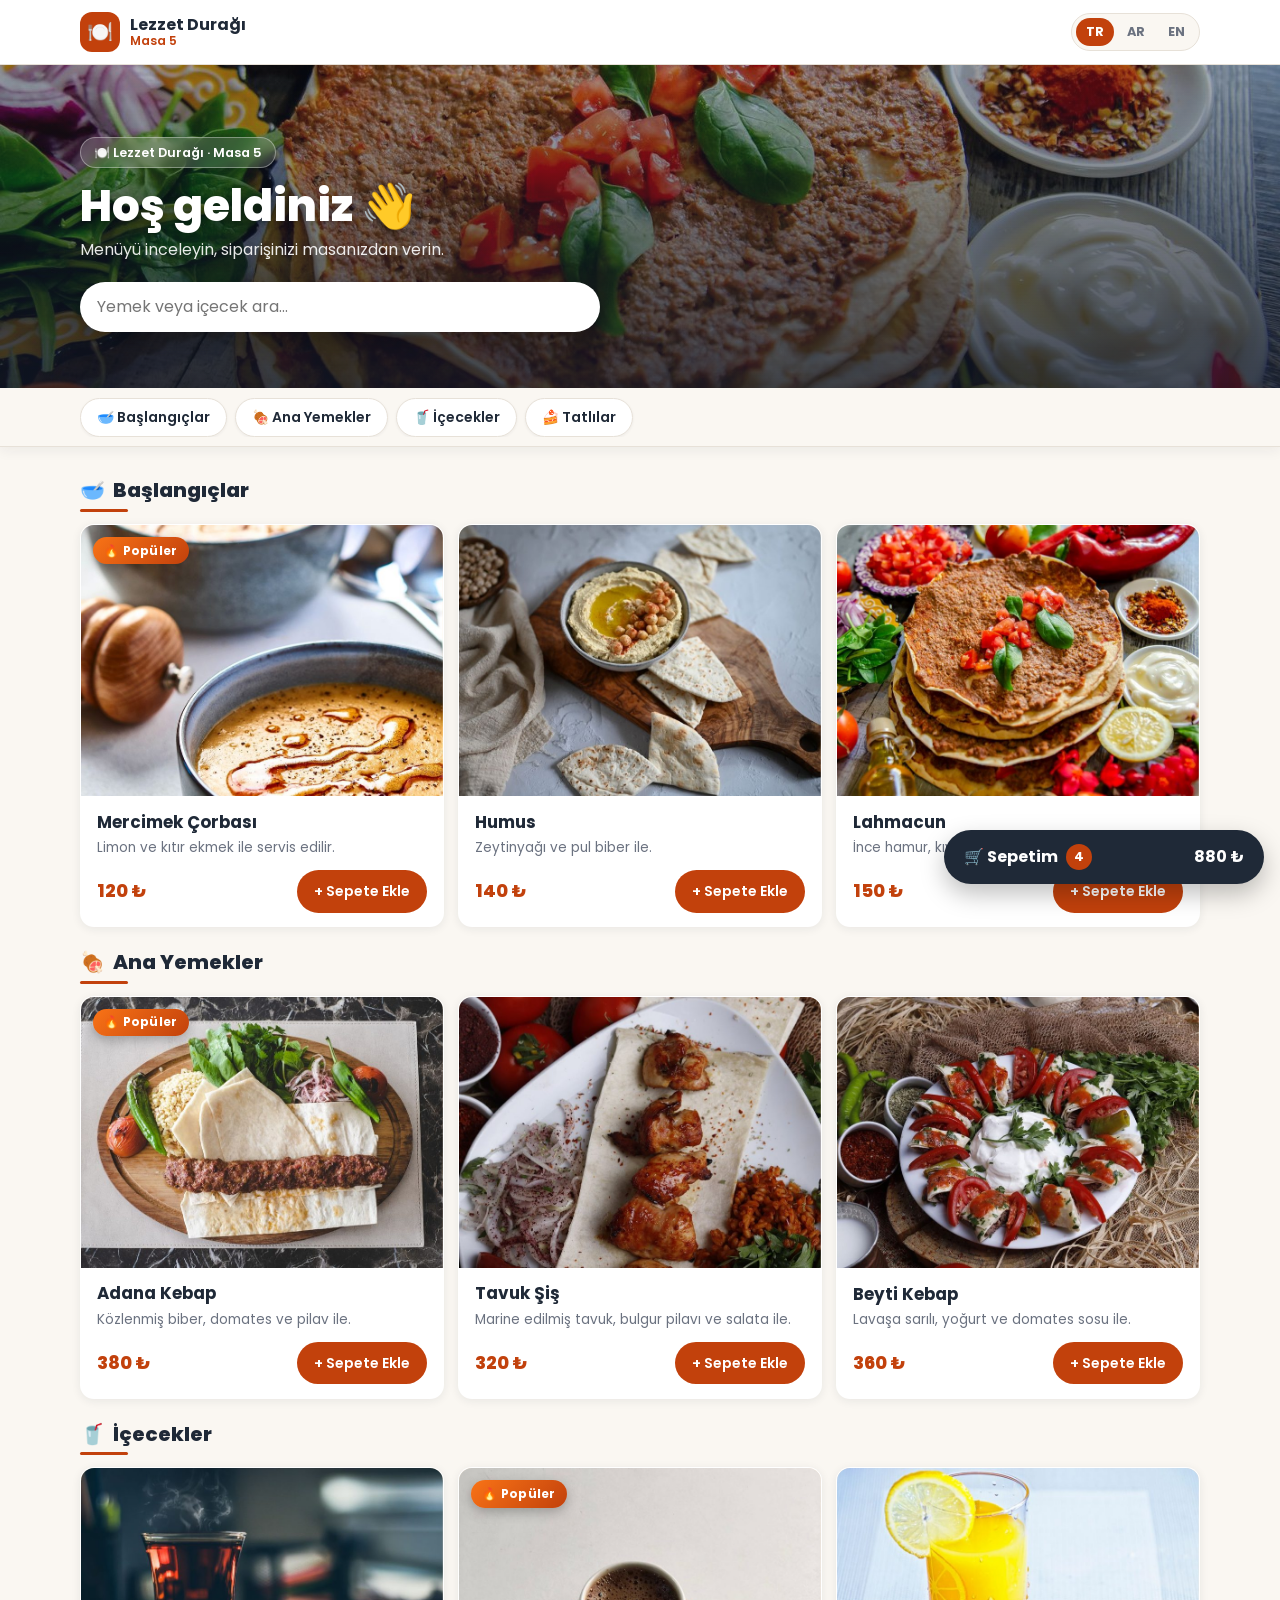
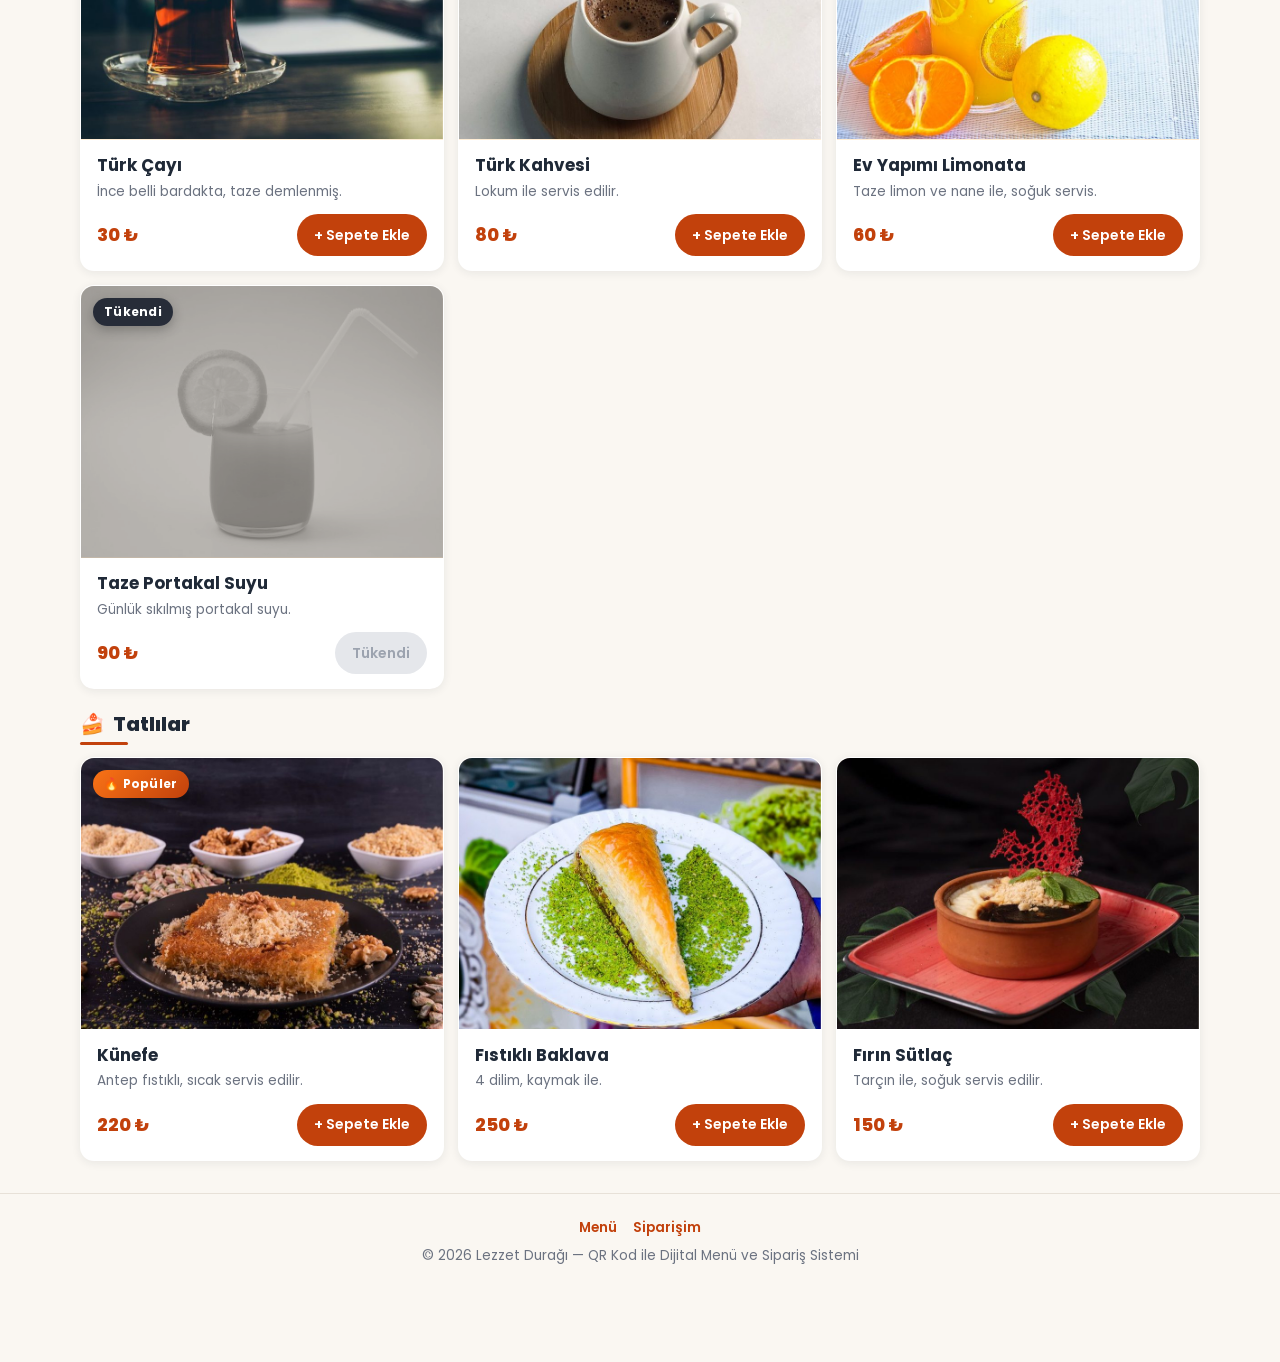
<file: tr/menu.html>
<!DOCTYPE html>
<html lang="tr" dir="ltr">
<head>
  <meta charset="UTF-8">
  <meta name="viewport" content="width=device-width, initial-scale=1.0">
  <meta name="description" content="QR kod ile dijital menü ve sipariş sistemi">
  <title>Menü | Lezzet Durağı</title>
  <!-- Google Fonts: Latin harfler için Poppins, Arapça için Cairo (internet yoksa sistem yazı tipi kullanılır) -->
  <link rel="preconnect" href="https://fonts.googleapis.com">
  <link rel="preconnect" href="https://fonts.gstatic.com" crossorigin>
  <link rel="stylesheet" href="https://fonts.googleapis.com/css2?family=Cairo:wght@400;600;700;800&family=Poppins:wght@400;500;600;700;800&display=swap">
  <!-- Tüm sayfalar ve diller aynı ortak stil dosyasını kullanır -->
  <link rel="stylesheet" href="../css/style.css">
</head>
<body class="page-menu" data-lang="tr" data-page="menu">
  <header class="site-header" id="site-header">
    <div class="container site-header__inner">
      <a href="menu.html" class="brand" id="brand">
        <span class="brand__logo" aria-hidden="true">🍽️</span>
        <span class="brand__name">Lezzet Durağı
          <!-- Masa numarası QR koddan gelecek (final aşamasında JavaScript ile) -->
          <span class="brand__sub" id="table-badge" data-table-id="5">Masa 5</span>
        </span>
      </a>
      <!-- Dil seçimi: her dilin sayfası kendi klasöründe (tr / ar / en) -->
      <nav class="lang-switch" id="lang-switch" aria-label="Dil seçimi">
        <a href="../tr/menu.html" class="lang-link is-active" lang="tr" hreflang="tr" data-lang="tr" title="Türkçe" aria-current="true">TR</a>
        <a href="../ar/menu.html" class="lang-link" lang="ar" hreflang="ar" data-lang="ar" title="العربية">AR</a>
        <a href="../en/menu.html" class="lang-link" lang="en" hreflang="en" data-lang="en" title="English">EN</a>
      </nav>
    </div>
  </header>

  <!-- Karşılama alanı: arka planda büyük yemek fotoğrafı ve koyu katman (CSS) -->
  <section class="hero" id="hero">
    <div class="container">
      <span class="hero__eyebrow">🍽️ Lezzet Durağı · Masa 5</span>
      <h1 class="hero__title">Hoş geldiniz 👋</h1>
      <p class="hero__text">Menüyü inceleyin, siparişinizi masanızdan verin.</p>
      <form class="search-form" id="search-form" role="search" action="#">
        <label for="search-input" class="visually-hidden">Yemek ara</label>
        <input type="search" id="search-input" class="search-form__input" name="q" placeholder="Yemek veya içecek ara..." autocomplete="off">
      </form>
    </div>
  </section>

  <!-- Kategori menüsü: bağlantılar sayfadaki ilgili bölüme kaydırır -->
  <nav class="category-nav" id="category-nav" aria-label="Kategoriler">
    <div class="container">
      <ul class="category-nav__list">
          <li><a href="#cat-starters" class="category-nav__link" data-category="starters">🥣 Başlangıçlar</a></li>
          <li><a href="#cat-mains" class="category-nav__link" data-category="mains">🍖 Ana Yemekler</a></li>
          <li><a href="#cat-drinks" class="category-nav__link" data-category="drinks">🥤 İçecekler</a></li>
          <li><a href="#cat-desserts" class="category-nav__link" data-category="desserts">🍰 Tatlılar</a></li>
      </ul>
    </div>
  </nav>

  <main class="menu container" id="menu">
    <section class="menu-category" id="cat-starters" data-category="starters" aria-labelledby="title-starters">
      <h2 class="menu-category__title" id="title-starters"><span aria-hidden="true">🥣</span> Başlangıçlar</h2>
      <div class="menu-grid" id="grid-starters">
        <!-- Ürün kartı: data-* nitelikleri finalde JavaScript ile sepete eklemek için kullanılacak -->
        <article class="menu-card" id="item-s1" data-item-id="s1" data-category="starters" data-price="120" data-available="true" data-popular="true">
          <figure class="menu-card__media">
            <img src="../img/menu/s1.jpg" alt="Mercimek Çorbası" width="400" height="300" loading="lazy">
            <span class="badge badge--popular">Popüler</span>
          </figure>
          <div class="menu-card__body">
            <h3 class="menu-card__title">Mercimek Çorbası</h3>
            <p class="menu-card__desc">Limon ve kıtır ekmek ile servis edilir.</p>
            <div class="menu-card__footer">
              <span class="menu-card__price" data-price="120">120 ₺</span>
              <button type="button" class="btn btn--primary btn-add" data-action="add-to-cart" data-item-id="s1">+ Sepete Ekle</button>
            </div>
          </div>
        </article>
        <article class="menu-card" id="item-s2" data-item-id="s2" data-category="starters" data-price="140" data-available="true" data-popular="false">
          <figure class="menu-card__media">
            <img src="../img/menu/s2.jpg" alt="Humus" width="400" height="300" loading="lazy">
          </figure>
          <div class="menu-card__body">
            <h3 class="menu-card__title">Humus</h3>
            <p class="menu-card__desc">Zeytinyağı ve pul biber ile.</p>
            <div class="menu-card__footer">
              <span class="menu-card__price" data-price="140">140 ₺</span>
              <button type="button" class="btn btn--primary btn-add" data-action="add-to-cart" data-item-id="s2">+ Sepete Ekle</button>
            </div>
          </div>
        </article>
        <article class="menu-card" id="item-s3" data-item-id="s3" data-category="starters" data-price="150" data-available="true" data-popular="false">
          <figure class="menu-card__media">
            <img src="../img/menu/s3.jpg" alt="Lahmacun" width="400" height="300" loading="lazy">
          </figure>
          <div class="menu-card__body">
            <h3 class="menu-card__title">Lahmacun</h3>
            <p class="menu-card__desc">İnce hamur, kıymalı harç, limon ve yeşillik ile.</p>
            <div class="menu-card__footer">
              <span class="menu-card__price" data-price="150">150 ₺</span>
              <button type="button" class="btn btn--primary btn-add" data-action="add-to-cart" data-item-id="s3">+ Sepete Ekle</button>
            </div>
          </div>
        </article>
      </div>
    </section>
    <section class="menu-category" id="cat-mains" data-category="mains" aria-labelledby="title-mains">
      <h2 class="menu-category__title" id="title-mains"><span aria-hidden="true">🍖</span> Ana Yemekler</h2>
      <div class="menu-grid" id="grid-mains">
        <article class="menu-card" id="item-m1" data-item-id="m1" data-category="mains" data-price="380" data-available="true" data-popular="true">
          <figure class="menu-card__media">
            <img src="../img/menu/m1.jpg" alt="Adana Kebap" width="400" height="300" loading="lazy">
            <span class="badge badge--popular">Popüler</span>
          </figure>
          <div class="menu-card__body">
            <h3 class="menu-card__title">Adana Kebap</h3>
            <p class="menu-card__desc">Közlenmiş biber, domates ve pilav ile.</p>
            <div class="menu-card__footer">
              <span class="menu-card__price" data-price="380">380 ₺</span>
              <button type="button" class="btn btn--primary btn-add" data-action="add-to-cart" data-item-id="m1">+ Sepete Ekle</button>
            </div>
          </div>
        </article>
        <article class="menu-card" id="item-m2" data-item-id="m2" data-category="mains" data-price="320" data-available="true" data-popular="false">
          <figure class="menu-card__media">
            <img src="../img/menu/m2.jpg" alt="Tavuk Şiş" width="400" height="300" loading="lazy">
          </figure>
          <div class="menu-card__body">
            <h3 class="menu-card__title">Tavuk Şiş</h3>
            <p class="menu-card__desc">Marine edilmiş tavuk, bulgur pilavı ve salata ile.</p>
            <div class="menu-card__footer">
              <span class="menu-card__price" data-price="320">320 ₺</span>
              <button type="button" class="btn btn--primary btn-add" data-action="add-to-cart" data-item-id="m2">+ Sepete Ekle</button>
            </div>
          </div>
        </article>
        <article class="menu-card" id="item-m3" data-item-id="m3" data-category="mains" data-price="360" data-available="true" data-popular="false">
          <figure class="menu-card__media">
            <img src="../img/menu/m3.jpg" alt="Beyti Kebap" width="400" height="300" loading="lazy">
          </figure>
          <div class="menu-card__body">
            <h3 class="menu-card__title">Beyti Kebap</h3>
            <p class="menu-card__desc">Lavaşa sarılı, yoğurt ve domates sosu ile.</p>
            <div class="menu-card__footer">
              <span class="menu-card__price" data-price="360">360 ₺</span>
              <button type="button" class="btn btn--primary btn-add" data-action="add-to-cart" data-item-id="m3">+ Sepete Ekle</button>
            </div>
          </div>
        </article>
      </div>
    </section>
    <section class="menu-category" id="cat-drinks" data-category="drinks" aria-labelledby="title-drinks">
      <h2 class="menu-category__title" id="title-drinks"><span aria-hidden="true">🥤</span> İçecekler</h2>
      <div class="menu-grid" id="grid-drinks">
        <article class="menu-card" id="item-d1" data-item-id="d1" data-category="drinks" data-price="30" data-available="true" data-popular="false">
          <figure class="menu-card__media">
            <img src="../img/menu/d1.jpg" alt="Türk Çayı" width="400" height="300" loading="lazy">
          </figure>
          <div class="menu-card__body">
            <h3 class="menu-card__title">Türk Çayı</h3>
            <p class="menu-card__desc">İnce belli bardakta, taze demlenmiş.</p>
            <div class="menu-card__footer">
              <span class="menu-card__price" data-price="30">30 ₺</span>
              <button type="button" class="btn btn--primary btn-add" data-action="add-to-cart" data-item-id="d1">+ Sepete Ekle</button>
            </div>
          </div>
        </article>
        <article class="menu-card" id="item-d2" data-item-id="d2" data-category="drinks" data-price="80" data-available="true" data-popular="true">
          <figure class="menu-card__media">
            <img src="../img/menu/d2.jpg" alt="Türk Kahvesi" width="400" height="300" loading="lazy">
            <span class="badge badge--popular">Popüler</span>
          </figure>
          <div class="menu-card__body">
            <h3 class="menu-card__title">Türk Kahvesi</h3>
            <p class="menu-card__desc">Lokum ile servis edilir.</p>
            <div class="menu-card__footer">
              <span class="menu-card__price" data-price="80">80 ₺</span>
              <button type="button" class="btn btn--primary btn-add" data-action="add-to-cart" data-item-id="d2">+ Sepete Ekle</button>
            </div>
          </div>
        </article>
        <article class="menu-card" id="item-d3" data-item-id="d3" data-category="drinks" data-price="60" data-available="true" data-popular="false">
          <figure class="menu-card__media">
            <img src="../img/menu/d3.jpg" alt="Ev Yapımı Limonata" width="400" height="300" loading="lazy">
          </figure>
          <div class="menu-card__body">
            <h3 class="menu-card__title">Ev Yapımı Limonata</h3>
            <p class="menu-card__desc">Taze limon ve nane ile, soğuk servis.</p>
            <div class="menu-card__footer">
              <span class="menu-card__price" data-price="60">60 ₺</span>
              <button type="button" class="btn btn--primary btn-add" data-action="add-to-cart" data-item-id="d3">+ Sepete Ekle</button>
            </div>
          </div>
        </article>
        <article class="menu-card is-sold-out" id="item-d4" data-item-id="d4" data-category="drinks" data-price="90" data-available="false" data-popular="false">
          <figure class="menu-card__media">
            <img src="../img/menu/d4.jpg" alt="Taze Portakal Suyu" width="400" height="300" loading="lazy">
            <span class="badge badge--soldout">Tükendi</span>
          </figure>
          <div class="menu-card__body">
            <h3 class="menu-card__title">Taze Portakal Suyu</h3>
            <p class="menu-card__desc">Günlük sıkılmış portakal suyu.</p>
            <div class="menu-card__footer">
              <span class="menu-card__price" data-price="90">90 ₺</span>
              <button type="button" class="btn btn--primary btn-add" data-action="add-to-cart" data-item-id="d4" disabled>Tükendi</button>
            </div>
          </div>
        </article>
      </div>
    </section>
    <section class="menu-category" id="cat-desserts" data-category="desserts" aria-labelledby="title-desserts">
      <h2 class="menu-category__title" id="title-desserts"><span aria-hidden="true">🍰</span> Tatlılar</h2>
      <div class="menu-grid" id="grid-desserts">
        <article class="menu-card" id="item-t1" data-item-id="t1" data-category="desserts" data-price="220" data-available="true" data-popular="true">
          <figure class="menu-card__media">
            <img src="../img/menu/t1.jpg" alt="Künefe" width="400" height="300" loading="lazy">
            <span class="badge badge--popular">Popüler</span>
          </figure>
          <div class="menu-card__body">
            <h3 class="menu-card__title">Künefe</h3>
            <p class="menu-card__desc">Antep fıstıklı, sıcak servis edilir.</p>
            <div class="menu-card__footer">
              <span class="menu-card__price" data-price="220">220 ₺</span>
              <button type="button" class="btn btn--primary btn-add" data-action="add-to-cart" data-item-id="t1">+ Sepete Ekle</button>
            </div>
          </div>
        </article>
        <article class="menu-card" id="item-t2" data-item-id="t2" data-category="desserts" data-price="250" data-available="true" data-popular="false">
          <figure class="menu-card__media">
            <img src="../img/menu/t2.jpg" alt="Fıstıklı Baklava" width="400" height="300" loading="lazy">
          </figure>
          <div class="menu-card__body">
            <h3 class="menu-card__title">Fıstıklı Baklava</h3>
            <p class="menu-card__desc">4 dilim, kaymak ile.</p>
            <div class="menu-card__footer">
              <span class="menu-card__price" data-price="250">250 ₺</span>
              <button type="button" class="btn btn--primary btn-add" data-action="add-to-cart" data-item-id="t2">+ Sepete Ekle</button>
            </div>
          </div>
        </article>
        <article class="menu-card" id="item-t3" data-item-id="t3" data-category="desserts" data-price="150" data-available="true" data-popular="false">
          <figure class="menu-card__media">
            <img src="../img/menu/t3.jpg" alt="Fırın Sütlaç" width="400" height="300" loading="lazy">
          </figure>
          <div class="menu-card__body">
            <h3 class="menu-card__title">Fırın Sütlaç</h3>
            <p class="menu-card__desc">Tarçın ile, soğuk servis edilir.</p>
            <div class="menu-card__footer">
              <span class="menu-card__price" data-price="150">150 ₺</span>
              <button type="button" class="btn btn--primary btn-add" data-action="add-to-cart" data-item-id="t3">+ Sepete Ekle</button>
            </div>
          </div>
        </article>
      </div>
    </section>
  </main>

  <!-- Sabit sepet butonu: #cart bağlantısı sepet panelini açar -->
  <a href="#cart" class="cart-fab" id="cart-button" data-action="open-cart">
    <span class="cart-fab__label">🛒 Sepetim <span class="cart-fab__count" id="cart-count" data-count="4">4</span></span>
    <span class="cart-fab__total" id="cart-fab-total" data-total="880">880 ₺</span>
  </a>

  <!-- Sepet paneli: CSS :target ile açılıp kapanır (finalde JavaScript ile dinamik olacak) -->
  <aside class="cart" id="cart" aria-labelledby="cart-title">
    <a href="#menu" class="cart__overlay" aria-label="Kapat"></a>
    <div class="cart__panel">
      <div class="cart__header">
        <h2 class="cart__title" id="cart-title">🛒 Sepetim</h2>
        <a href="#menu" class="cart__close" id="cart-close" data-action="close-cart" aria-label="Kapat">✕</a>
      </div>

      <ul class="cart__list" id="cart-items">
        <li class="cart-item" id="cart-item-m1" data-item-id="m1" data-qty="2" data-unit-price="380">
          <img src="../img/menu/m1.jpg" alt="Adana Kebap" class="cart-item__img" width="56" height="56">
          <div class="cart-item__info">
            <p class="cart-item__name">Adana Kebap</p>
            <p class="cart-item__unit">Birim fiyat: 380 ₺</p>
            <div class="qty" data-item-id="m1">
              <button type="button" class="qty__btn" data-action="decrease" aria-label="Azalt">−</button>
              <span class="qty__value">2</span>
              <button type="button" class="qty__btn" data-action="increase" aria-label="Artır">+</button>
            </div>
          </div>
          <div class="cart-item__side">
            <span class="cart-item__total">760 ₺</span>
            <button type="button" class="cart-item__remove" data-action="remove-from-cart" data-item-id="m1">Kaldır</button>
          </div>
        </li>
        <li class="cart-item" id="cart-item-d3" data-item-id="d3" data-qty="2" data-unit-price="60">
          <img src="../img/menu/d3.jpg" alt="Ev Yapımı Limonata" class="cart-item__img" width="56" height="56">
          <div class="cart-item__info">
            <p class="cart-item__name">Ev Yapımı Limonata</p>
            <p class="cart-item__unit">Birim fiyat: 60 ₺</p>
            <div class="qty" data-item-id="d3">
              <button type="button" class="qty__btn" data-action="decrease" aria-label="Azalt">−</button>
              <span class="qty__value">2</span>
              <button type="button" class="qty__btn" data-action="increase" aria-label="Artır">+</button>
            </div>
          </div>
          <div class="cart-item__side">
            <span class="cart-item__total">120 ₺</span>
            <button type="button" class="cart-item__remove" data-action="remove-from-cart" data-item-id="d3">Kaldır</button>
          </div>
        </li>
      </ul>

      <div class="cart__note">
        <label for="order-note" class="form-label">Sipariş notu</label>
        <textarea id="order-note" name="order-note" class="form-control" rows="2" placeholder="Örn: Soğansız olsun, acısız olsun..."></textarea>
      </div>

      <div class="cart__summary" id="cart-summary">
        <div class="cart__row"><span>Ürün sayısı</span><span id="cart-items-count">4</span></div>
        <div class="cart__row cart__row--total"><span>Toplam</span><span id="cart-total" data-total="880">880 ₺</span></div>
      </div>

      <a href="order-tracking.html" class="btn btn--primary btn--block" id="confirm-order" data-action="confirm-order" data-table-id="5">Siparişi Onayla</a>
    </div>
  </aside>

  <footer class="site-footer" id="site-footer">
    <div class="container">
      <nav class="site-footer__links">
        <a href="menu.html">Menü</a>
        <a href="order-tracking.html">Siparişim</a>
      </nav>
      <p>© 2026 Lezzet Durağı — QR Kod ile Dijital Menü ve Sipariş Sistemi</p>
    </div>
  </footer>
</body>
</html>
</file>
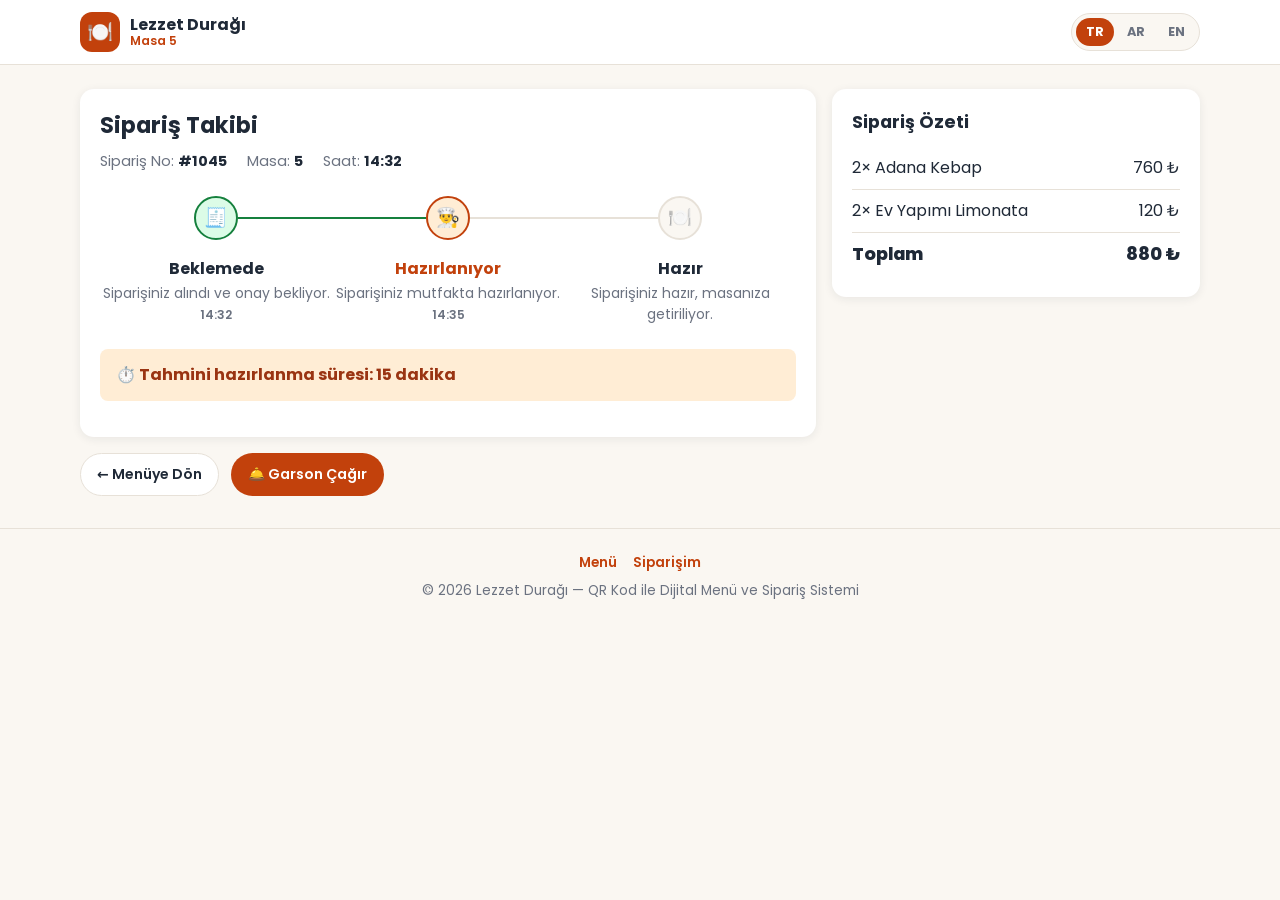
<file: tr/order-tracking.html>
<!DOCTYPE html>
<html lang="tr" dir="ltr">
<head>
  <meta charset="UTF-8">
  <meta name="viewport" content="width=device-width, initial-scale=1.0">
  <meta name="description" content="QR kod ile dijital menü ve sipariş sistemi">
  <title>Sipariş Takibi | Lezzet Durağı</title>
  <!-- Google Fonts: Latin harfler için Poppins, Arapça için Cairo (internet yoksa sistem yazı tipi kullanılır) -->
  <link rel="preconnect" href="https://fonts.googleapis.com">
  <link rel="preconnect" href="https://fonts.gstatic.com" crossorigin>
  <link rel="stylesheet" href="https://fonts.googleapis.com/css2?family=Cairo:wght@400;600;700;800&family=Poppins:wght@400;500;600;700;800&display=swap">
  <!-- Tüm sayfalar ve diller aynı ortak stil dosyasını kullanır -->
  <link rel="stylesheet" href="../css/style.css">
</head>
<body class="page-tracking" data-lang="tr" data-page="tracking">
  <header class="site-header" id="site-header">
    <div class="container site-header__inner">
      <a href="menu.html" class="brand" id="brand">
        <span class="brand__logo" aria-hidden="true">🍽️</span>
        <span class="brand__name">Lezzet Durağı
          <!-- Masa numarası QR koddan gelecek (final aşamasında JavaScript ile) -->
          <span class="brand__sub" id="table-badge" data-table-id="5">Masa 5</span>
        </span>
      </a>
      <!-- Dil seçimi: her dilin sayfası kendi klasöründe (tr / ar / en) -->
      <nav class="lang-switch" id="lang-switch" aria-label="Dil seçimi">
        <a href="../tr/order-tracking.html" class="lang-link is-active" lang="tr" hreflang="tr" data-lang="tr" title="Türkçe" aria-current="true">TR</a>
        <a href="../ar/order-tracking.html" class="lang-link" lang="ar" hreflang="ar" data-lang="ar" title="العربية">AR</a>
        <a href="../en/order-tracking.html" class="lang-link" lang="en" hreflang="en" data-lang="en" title="English">EN</a>
      </nav>
    </div>
  </header>

  <main class="tracking container" id="order-tracking" data-order-id="1045" data-table-id="5">
    <!-- Sipariş durum kartı -->
    <section class="card" id="order-status-card" aria-labelledby="tracking-title">
      <h1 class="tracking__title" id="tracking-title">Sipariş Takibi</h1>
      <ul class="order-meta">
        <li>Sipariş No: <strong id="order-number">#1045</strong></li>
        <li>Masa: <strong id="order-table">5</strong></li>
        <li>Saat: <strong id="order-time">14:32</strong></li>
      </ul>

      <!-- Durum adımları: data-current-status değeri finalde JavaScript ile güncellenecek -->
      <ol class="steps" id="order-steps" data-current-status="preparing" aria-label="Sipariş durumu">
        <li class="step is-done" id="step-pending" data-status="pending">
          <span class="step__icon" aria-hidden="true">🧾</span>
          <div class="step__content">
            <h3 class="step__title">Beklemede</h3>
            <p class="step__text">Siparişiniz alındı ve onay bekliyor.</p>
            <span class="step__time">14:32</span>
          </div>
        </li>
        <li class="step is-active" id="step-preparing" data-status="preparing" aria-current="step">
          <span class="step__icon" aria-hidden="true">👨‍🍳</span>
          <div class="step__content">
            <h3 class="step__title">Hazırlanıyor</h3>
            <p class="step__text">Siparişiniz mutfakta hazırlanıyor.</p>
            <span class="step__time">14:35</span>
          </div>
        </li>
        <li class="step" id="step-ready" data-status="ready">
          <span class="step__icon" aria-hidden="true">🍽️</span>
          <div class="step__content">
            <h3 class="step__title">Hazır</h3>
            <p class="step__text">Siparişiniz hazır, masanıza getiriliyor.</p>
          </div>
        </li>
      </ol>

      <p class="eta" id="order-eta" data-eta-minutes="15">⏱️ Tahmini hazırlanma süresi: 15 dakika</p>
    </section>

    <!-- Sipariş özeti -->
    <aside class="card" id="order-summary" aria-labelledby="summary-title">
      <h2 class="card__title" id="summary-title">Sipariş Özeti</h2>
      <ul class="summary-list" id="order-items">
        <li data-item-id="m1" data-qty="2"><span>2× Adana Kebap</span><span>760 ₺</span></li>
        <li data-item-id="d3" data-qty="2"><span>2× Ev Yapımı Limonata</span><span>120 ₺</span></li>
        <li class="summary-list__total"><span>Toplam</span><span id="order-total" data-total="880">880 ₺</span></li>
      </ul>
    </aside>

    <div class="tracking__actions">
      <a href="menu.html" class="btn btn--outline" id="back-to-menu">← Menüye Dön</a>
      <button type="button" class="btn btn--primary" id="call-waiter" data-action="call-waiter" data-table-id="5">🛎️ Garson Çağır</button>
    </div>
  </main>

  <footer class="site-footer" id="site-footer">
    <div class="container">
      <nav class="site-footer__links">
        <a href="menu.html">Menü</a>
        <a href="order-tracking.html">Siparişim</a>
      </nav>
      <p>© 2026 Lezzet Durağı — QR Kod ile Dijital Menü ve Sipariş Sistemi</p>
    </div>
  </footer>
</body>
</html>
</file>
<file: css/style.css>
/* =========================================================
   QR Kod ile Dijital Menü ve Sipariş Sistemi
   Ortak stil dosyası — mobil öncelikli (mobile-first) tasarım
   ========================================================= */

/* ---------- Değişkenler (renkler, köşe yuvarlaklığı, gölge) ---------- */
:root {
  --color-primary: #c2410c;
  --color-primary-dark: #9a3412;
  --color-primary-soft: #ffedd5;
  --color-text: #1f2937;
  --color-muted: #6b7280;
  --color-bg: #faf7f2;
  --color-surface: #ffffff;
  --color-border: #e7e1d8;
  --color-success: #15803d;
  --color-success-soft: #dcfce7;
  --color-warning: #b45309;
  --color-warning-soft: #fef3c7;
  --color-info: #1d4ed8;
  --color-info-soft: #dbeafe;
  --color-danger: #b91c1c;
  --color-danger-soft: #fee2e2;
  --radius: 14px;
  --radius-sm: 8px;
  --shadow: 0 2px 10px rgba(31, 41, 55, 0.08);
  --header-h: 64px;
  --font: system-ui, -apple-system, "Segoe UI", Roboto, Tahoma, Arial, sans-serif;
}

/* Arapça sayfalarda Arapça harfleri daha iyi gösteren yazı tipi önce gelir */
html[dir="rtl"] {
  --font: Tahoma, "Segoe UI", system-ui, -apple-system, Arial, sans-serif;
}

/* ---------- Temel ayarlar ---------- */
*,
*::before,
*::after {
  box-sizing: border-box;
}

html {
  scroll-behavior: smooth;
  scroll-padding-top: 130px; /* Yapışkan başlık, kategori başlıklarını örtmesin */
}

body {
  margin: 0;
  font-family: var(--font);
  color: var(--color-text);
  background: var(--color-bg);
  line-height: 1.5;
}

img {
  display: block;
  max-width: 100%;
}

a {
  color: inherit;
  text-decoration: none;
}

button,
input,
select,
textarea {
  font: inherit;
}

a:focus-visible,
button:focus-visible,
input:focus-visible,
select:focus-visible,
textarea:focus-visible {
  outline: 3px solid var(--color-primary);
  outline-offset: 2px;
}

.container {
  width: min(1120px, 100% - 2rem);
  margin-inline: auto;
}

.visually-hidden {
  position: absolute;
  width: 1px;
  height: 1px;
  margin: -1px;
  padding: 0;
  border: 0;
  overflow: hidden;
  clip: rect(0 0 0 0);
  white-space: nowrap;
}

/* ---------- Butonlar ---------- */
.btn {
  display: inline-flex;
  align-items: center;
  justify-content: center;
  gap: 0.4rem;
  padding: 0.6rem 1rem;
  border: 1px solid transparent;
  border-radius: 999px;
  font-size: 0.875rem;
  font-weight: 600;
  white-space: nowrap;
  cursor: pointer;
  transition: background 0.2s, border-color 0.2s, color 0.2s, transform 0.1s;
}

.btn:active {
  transform: scale(0.97);
}

.btn--primary {
  background: var(--color-primary);
  color: #fff;
}

.btn--primary:hover {
  background: var(--color-primary-dark);
}

.btn--outline {
  background: var(--color-surface);
  border-color: var(--color-border);
  color: var(--color-text);
}

.btn--outline:hover {
  border-color: var(--color-primary);
  color: var(--color-primary);
}

.btn--danger {
  background: var(--color-danger-soft);
  color: var(--color-danger);
}

.btn--danger:hover {
  background: #fecaca;
}

.btn--sm {
  padding: 0.35rem 0.75rem;
  font-size: 0.8rem;
}

.btn--block {
  width: 100%;
}

.btn:disabled {
  background: #e5e7eb;
  color: #9ca3af;
  cursor: not-allowed;
  transform: none;
}

/* ---------- Üst başlık (header) ---------- */
.site-header {
  position: sticky;
  top: 0;
  z-index: 50;
  background: var(--color-surface);
  border-bottom: 1px solid var(--color-border);
}

.site-header__inner {
  display: flex;
  align-items: center;
  justify-content: space-between;
  gap: 0.75rem;
  min-height: var(--header-h);
}

.brand {
  display: flex;
  align-items: center;
  gap: 0.6rem;
  font-weight: 700;
}

.brand__logo {
  display: grid;
  place-items: center;
  flex-shrink: 0;
  width: 40px;
  height: 40px;
  border-radius: 12px;
  background: var(--color-primary);
  color: #fff;
  font-size: 1.3rem;
}

.brand__logo--lg {
  width: 72px;
  height: 72px;
  margin: 0 auto 1rem;
  border-radius: 20px;
  font-size: 2.2rem;
}

.brand__name {
  font-size: 1rem;
  line-height: 1.2;
}

.brand__sub {
  display: block;
  font-size: 0.75rem;
  font-weight: 600;
  color: var(--color-primary);
}

/* Dil seçici */
.lang-switch {
  display: flex;
  gap: 0.25rem;
  padding: 0.25rem;
  border: 1px solid var(--color-border);
  border-radius: 999px;
  background: var(--color-bg);
}

.lang-link {
  padding: 0.3rem 0.6rem;
  border-radius: 999px;
  font-size: 0.8rem;
  font-weight: 700;
  color: var(--color-muted);
}

.lang-link:hover {
  color: var(--color-primary);
}

.lang-link.is-active {
  background: var(--color-primary);
  color: #fff;
}

/* ---------- Karşılama alanı ve arama ---------- */
.hero {
  padding: 1.5rem 0 1rem;
}

.hero__title {
  margin: 0 0 0.25rem;
  font-size: 1.6rem;
}

.hero__text {
  margin: 0 0 1rem;
  color: var(--color-muted);
}

.search-form__input {
  width: 100%;
  padding: 0.75rem 1rem;
  border: 1px solid var(--color-border);
  border-radius: 999px;
  background: var(--color-surface);
}

.search-form__input:focus {
  border-color: var(--color-primary);
  outline: 3px solid var(--color-primary-soft);
}

/* ---------- Kategori menüsü (yatay kaydırılabilir) ---------- */
.category-nav {
  position: sticky;
  top: var(--header-h);
  z-index: 40;
  padding: 0.6rem 0;
  background: var(--color-bg);
  border-bottom: 1px solid var(--color-border);
}

.category-nav__list {
  display: flex;
  gap: 0.5rem;
  margin: 0;
  padding: 0;
  list-style: none;
  overflow-x: auto;
  scrollbar-width: none;
}

.category-nav__list::-webkit-scrollbar {
  display: none;
}

.category-nav__link {
  display: inline-block;
  padding: 0.45rem 0.9rem;
  border: 1px solid var(--color-border);
  border-radius: 999px;
  background: var(--color-surface);
  font-size: 0.875rem;
  font-weight: 600;
  white-space: nowrap;
  transition: background 0.2s, color 0.2s;
}

.category-nav__link:hover,
.category-nav__link:focus {
  border-color: var(--color-primary);
  background: var(--color-primary);
  color: #fff;
}

/* ---------- Menü ve ürün kartları ---------- */
.menu {
  padding: 0.5rem 0 2rem;
}

.menu-category {
  padding-top: 1.25rem;
}

.menu-category__title {
  display: flex;
  align-items: center;
  gap: 0.5rem;
  margin: 0 0 0.75rem;
  font-size: 1.25rem;
}

.menu-grid {
  display: grid;
  grid-template-columns: 1fr; /* Telefonda tek sütun */
  gap: 0.9rem;
}

/* Telefonda kart yatay: solda görsel, sağda bilgi */
.menu-card {
  display: flex;
  flex-direction: row;
  overflow: hidden;
  border-radius: var(--radius);
  background: var(--color-surface);
  box-shadow: var(--shadow);
  transition: transform 0.2s, box-shadow 0.2s;
}

.menu-card:hover {
  transform: translateY(-3px);
  box-shadow: 0 8px 20px rgba(31, 41, 55, 0.12);
}

.menu-card__media {
  position: relative;
  flex: 0 0 112px;
  margin: 0;
  background: var(--color-primary-soft);
}

.menu-card__media img {
  width: 100%;
  height: 100%;
  object-fit: cover;
}

.menu-card__body {
  display: flex;
  flex: 1;
  flex-direction: column;
  min-width: 0;
  padding: 0.85rem 1rem;
}

.menu-card__title {
  margin: 0 0 0.2rem;
  font-size: 1.05rem;
}

.menu-card__desc {
  flex: 1;
  margin: 0 0 0.75rem;
  color: var(--color-muted);
  font-size: 0.85rem;
}

.menu-card__footer {
  display: flex;
  flex-wrap: wrap;
  align-items: center;
  justify-content: space-between;
  gap: 0.5rem;
}

.menu-card__price {
  color: var(--color-primary);
  font-size: 1.1rem;
  font-weight: 800;
}

.menu-card.is-sold-out .menu-card__media img {
  opacity: 0.6;
  filter: grayscale(1);
}

/* Rozetler */
.badge {
  display: inline-block;
  padding: 0.2rem 0.6rem;
  border-radius: 999px;
  font-size: 0.72rem;
  font-weight: 700;
}

.menu-card .badge {
  position: absolute;
  top: 0.5rem;
  inset-inline-start: 0.5rem; /* RTL sayfalarda otomatik sağa geçer */
}

.badge--popular {
  background: var(--color-primary);
  color: #fff;
}

.badge--soldout {
  background: var(--color-text);
  color: #fff;
}

/* ---------- Sabit sepet butonu ---------- */
.cart-fab {
  position: fixed;
  bottom: 1rem;
  inset-inline: 1rem;
  z-index: 60;
  display: flex;
  align-items: center;
  justify-content: space-between;
  gap: 0.75rem;
  padding: 0.9rem 1.25rem;
  border-radius: 999px;
  background: var(--color-text);
  color: #fff;
  font-weight: 700;
  box-shadow: 0 10px 25px rgba(0, 0, 0, 0.25);
}

.cart-fab__label {
  display: flex;
  align-items: center;
  gap: 0.5rem;
}

.cart-fab__count {
  display: inline-grid;
  place-items: center;
  min-width: 1.6rem;
  height: 1.6rem;
  padding: 0 0.4rem;
  border-radius: 999px;
  background: var(--color-primary);
  font-size: 0.8rem;
}

/* ---------- Sepet paneli: JavaScript yerine CSS :target ile açılır ---------- */
.cart {
  position: fixed;
  inset: 0;
  z-index: 100;
  display: none;
}

.cart:target {
  display: block; /* Adres #cart olunca panel görünür */
}

.cart__overlay {
  position: absolute;
  inset: 0;
  background: rgba(17, 24, 39, 0.5);
}

.cart__panel {
  position: absolute;
  bottom: 0;
  inset-inline: 0;
  max-height: 85vh;
  overflow-y: auto;
  padding: 1.25rem;
  border-radius: 20px 20px 0 0;
  background: var(--color-surface);
  animation: slide-up 0.25s ease;
}

@keyframes slide-up {
  from {
    transform: translateY(100%);
  }
  to {
    transform: none;
  }
}

.cart__header {
  display: flex;
  align-items: center;
  justify-content: space-between;
  margin-bottom: 0.5rem;
}

.cart__title {
  margin: 0;
  font-size: 1.25rem;
}

.cart__close {
  display: grid;
  place-items: center;
  width: 36px;
  height: 36px;
  border-radius: 50%;
  background: var(--color-bg);
  font-size: 1.1rem;
}

.cart__list {
  margin: 0 0 1rem;
  padding: 0;
  list-style: none;
}

.cart-item {
  display: grid;
  grid-template-columns: 56px 1fr auto;
  align-items: center;
  gap: 0.75rem;
  padding: 0.75rem 0;
  border-bottom: 1px solid var(--color-border);
}

.cart-item__img {
  width: 56px;
  height: 56px;
  border-radius: var(--radius-sm);
  object-fit: cover;
}

.cart-item__name {
  margin: 0;
  font-size: 0.95rem;
  font-weight: 600;
}

.cart-item__unit {
  margin: 0;
  color: var(--color-muted);
  font-size: 0.8rem;
}

.cart-item__side {
  display: grid;
  justify-items: end;
  gap: 0.25rem;
}

.cart-item__total {
  font-weight: 700;
}

.cart-item__remove {
  border: 0;
  background: none;
  color: var(--color-danger);
  font-size: 0.78rem;
  font-weight: 600;
  cursor: pointer;
}

/* Adet artırma / azaltma */
.qty {
  display: inline-flex;
  align-items: center;
  gap: 0.4rem;
  margin-top: 0.35rem;
}

.qty__btn {
  width: 28px;
  height: 28px;
  border: 1px solid var(--color-border);
  border-radius: 50%;
  background: var(--color-surface);
  font-weight: 700;
  cursor: pointer;
}

.qty__btn:hover {
  border-color: var(--color-primary);
  color: var(--color-primary);
}

.qty__value {
  min-width: 1.2rem;
  font-weight: 700;
  text-align: center;
}

.cart__row {
  display: flex;
  justify-content: space-between;
  padding: 0.25rem 0;
  color: var(--color-muted);
}

.cart__row--total {
  margin-top: 0.35rem;
  padding-top: 0.6rem;
  border-top: 1px dashed var(--color-border);
  color: var(--color-text);
  font-size: 1.15rem;
  font-weight: 800;
}

.cart__summary {
  margin: 1rem 0;
}

/* ---------- Form elemanları (sepet notu ve admin formu) ---------- */
.form-label {
  display: block;
  margin-bottom: 0.35rem;
  font-size: 0.875rem;
  font-weight: 600;
}

.form-control {
  width: 100%;
  padding: 0.65rem 0.8rem;
  border: 1px solid var(--color-border);
  border-radius: var(--radius-sm);
  background: var(--color-surface);
  color: var(--color-text);
}

.form-control:focus {
  border-color: var(--color-primary);
  outline: 3px solid var(--color-primary-soft);
}

textarea.form-control {
  min-height: 80px;
  resize: vertical;
}

.form-hint {
  margin: 0.25rem 0 0;
  color: var(--color-muted);
  font-size: 0.78rem;
}

.form-check {
  display: flex;
  align-items: center;
  gap: 0.5rem;
  font-size: 0.9rem;
  font-weight: 600;
  cursor: pointer;
}

.form-check input {
  width: 18px;
  height: 18px;
  accent-color: var(--color-primary);
}

.form-fieldset {
  margin: 0;
  padding: 1rem;
  border: 1px solid var(--color-border);
  border-radius: var(--radius-sm);
}

.form-fieldset legend {
  padding: 0 0.4rem;
  font-size: 0.875rem;
  font-weight: 700;
}

.form-grid {
  display: grid;
  gap: 1rem;
}

.form-actions {
  display: flex;
  flex-wrap: wrap;
  gap: 0.75rem;
}

/* ---------- Alt bilgi (footer) ---------- */
.site-footer {
  padding: 1.5rem 0;
  border-top: 1px solid var(--color-border);
  color: var(--color-muted);
  font-size: 0.85rem;
  text-align: center;
}

.page-menu .site-footer {
  padding-bottom: 6rem; /* Sabit sepet butonu son satırı örtmesin */
}

.site-footer__links {
  display: flex;
  flex-wrap: wrap;
  justify-content: center;
  gap: 1rem;
  margin-bottom: 0.5rem;
}

.site-footer__links a {
  color: var(--color-primary);
  font-weight: 600;
}

.site-footer p {
  margin: 0;
}

/* ---------- Genel kart kutusu ---------- */
.card {
  padding: 1.25rem;
  border-radius: var(--radius);
  background: var(--color-surface);
  box-shadow: var(--shadow);
}

.card__title {
  margin: 0 0 0.75rem;
  font-size: 1.1rem;
}

/* ---------- Durum rozetleri (takip ve admin) ---------- */
.status {
  display: inline-flex;
  align-items: center;
  gap: 0.35rem;
  padding: 0.25rem 0.65rem;
  border-radius: 999px;
  font-size: 0.78rem;
  font-weight: 700;
  white-space: nowrap;
}

.status::before {
  content: "";
  width: 0.5rem;
  height: 0.5rem;
  border-radius: 50%;
  background: currentColor;
}

.status--pending {
  background: var(--color-warning-soft);
  color: var(--color-warning);
}

.status--preparing {
  background: var(--color-info-soft);
  color: var(--color-info);
}

.status--ready,
.status--available {
  background: var(--color-success-soft);
  color: var(--color-success);
}

.status--soldout {
  background: var(--color-danger-soft);
  color: var(--color-danger);
}

/* ---------- Sipariş takip sayfası ---------- */
.tracking {
  display: grid;
  gap: 1rem;
  padding: 1.5rem 0 2rem;
}

.tracking__title {
  margin: 0 0 0.5rem;
  font-size: 1.4rem;
}

.order-meta {
  display: flex;
  flex-wrap: wrap;
  gap: 0.4rem 1.25rem;
  margin: 0;
  padding: 0;
  color: var(--color-muted);
  font-size: 0.9rem;
  list-style: none;
}

.order-meta strong {
  color: var(--color-text);
}

/* Adım adım durum göstergesi (telefonda dikey) */
.steps {
  display: grid;
  margin: 1.5rem 0 0;
  padding: 0;
  list-style: none;
}

.step {
  position: relative;
  display: grid;
  grid-template-columns: 44px 1fr;
  gap: 0.9rem;
  padding-bottom: 1.5rem;
}

.step:last-child {
  padding-bottom: 0;
}

/* Adımlar arasındaki bağlantı çizgisi */
.step::before {
  content: "";
  position: absolute;
  top: 44px;
  bottom: 0;
  inset-inline-start: 21px;
  width: 2px;
  background: var(--color-border);
}

.step:last-child::before {
  display: none;
}

.step__icon {
  position: relative;
  z-index: 1;
  display: grid;
  place-items: center;
  width: 44px;
  height: 44px;
  border: 2px solid var(--color-border);
  border-radius: 50%;
  background: var(--color-bg);
  font-size: 1.2rem;
}

.step__title {
  margin: 0.15rem 0 0.1rem;
  font-size: 1rem;
}

.step__text {
  margin: 0;
  color: var(--color-muted);
  font-size: 0.875rem;
}

.step__time {
  display: block;
  margin-top: 0.15rem;
  color: var(--color-muted);
  font-size: 0.75rem;
  font-weight: 600;
}

.step.is-done .step__icon {
  border-color: var(--color-success);
  background: var(--color-success-soft);
}

.step.is-done::before {
  background: var(--color-success);
}

.step.is-active .step__icon {
  border-color: var(--color-primary);
  background: var(--color-primary-soft);
  animation: pulse 1.6s infinite;
}

.step.is-active .step__title {
  color: var(--color-primary);
}

@keyframes pulse {
  0% {
    box-shadow: 0 0 0 0 rgba(194, 65, 12, 0.45);
  }
  70% {
    box-shadow: 0 0 0 12px rgba(194, 65, 12, 0);
  }
  100% {
    box-shadow: 0 0 0 0 rgba(194, 65, 12, 0);
  }
}

.eta {
  display: flex;
  align-items: center;
  gap: 0.75rem;
  margin-top: 1.5rem;
  padding: 0.9rem 1rem;
  border-radius: var(--radius-sm);
  background: var(--color-primary-soft);
  color: var(--color-primary-dark);
  font-weight: 700;
}

.summary-list {
  margin: 0;
  padding: 0;
  list-style: none;
}

.summary-list li {
  display: flex;
  justify-content: space-between;
  gap: 0.75rem;
  padding: 0.55rem 0;
  border-bottom: 1px solid var(--color-border);
}

.summary-list .summary-list__total {
  border-bottom: 0;
  font-size: 1.1rem;
  font-weight: 800;
}

.tracking__actions {
  display: flex;
  flex-wrap: wrap;
  gap: 0.75rem;
}

/* ---------- Karşılama (QR giriş) sayfası ---------- */
.landing {
  display: grid;
  place-items: center;
  min-height: 100vh;
  padding: 1.5rem;
  background: linear-gradient(160deg, var(--color-primary-soft), var(--color-bg));
}

.landing__card {
  width: min(420px, 100%);
  padding: 2rem 1.5rem;
  border-radius: 20px;
  background: var(--color-surface);
  box-shadow: var(--shadow);
  text-align: center;
}

.landing__title {
  margin: 0;
  font-size: 1.6rem;
}

.landing__table {
  display: inline-block;
  margin: 0.5rem 0 0;
  padding: 0.25rem 0.75rem;
  border-radius: 999px;
  background: var(--color-primary-soft);
  color: var(--color-primary-dark);
  font-size: 0.85rem;
  font-weight: 700;
}

.landing__text {
  margin: 1.25rem 0 0;
  color: var(--color-muted);
  font-size: 0.9rem;
}

.landing__langs {
  display: grid;
  gap: 0.75rem;
  margin-top: 1rem;
}

.landing__lang {
  display: flex;
  align-items: center;
  justify-content: space-between;
  padding: 0.9rem 1.1rem;
  border: 1px solid var(--color-border);
  border-radius: var(--radius);
  font-weight: 700;
  transition: border-color 0.2s, background 0.2s;
}

.landing__lang:hover {
  border-color: var(--color-primary);
  background: var(--color-primary-soft);
}

.landing__code {
  display: inline-grid;
  place-items: center;
  width: 2.2rem;
  height: 2.2rem;
  margin-inline-end: 0.75rem;
  border-radius: 50%;
  background: var(--color-bg);
  color: var(--color-primary);
  font-size: 0.8rem;
}

.landing__name {
  display: flex;
  align-items: center;
}

/* ---------- Yönetim paneli (admin) ---------- */
.admin-sidebar {
  padding: 1rem;
  background: var(--color-text);
  color: #e5e7eb;
}

.admin-sidebar .brand__name {
  color: #fff;
}

.admin-sidebar .brand__sub {
  color: #fdba74;
}

.admin-nav {
  display: flex;
  gap: 0.4rem;
  margin: 1rem 0 0;
  padding: 0;
  list-style: none;
  overflow-x: auto;
}

.admin-nav__link {
  display: flex;
  align-items: center;
  gap: 0.5rem;
  padding: 0.55rem 0.85rem;
  border-radius: var(--radius-sm);
  color: #d1d5db;
  font-size: 0.9rem;
  font-weight: 600;
  white-space: nowrap;
}

.admin-nav__link:hover,
.admin-nav__link.is-active {
  background: rgba(255, 255, 255, 0.1);
  color: #fff;
}

.admin-nav__count {
  margin-inline-start: auto;
  padding: 0 0.45rem;
  border-radius: 999px;
  background: var(--color-primary);
  color: #fff;
  font-size: 0.72rem;
}

.admin-sidebar__footer {
  display: none; /* Telefonda gizli, geniş ekranda görünür */
}

.admin-main {
  padding: 1rem;
}

.admin-topbar {
  display: flex;
  flex-wrap: wrap;
  align-items: center;
  justify-content: space-between;
  gap: 0.75rem;
  margin-bottom: 1.25rem;
}

.admin-topbar__title {
  margin: 0;
  font-size: 1.4rem;
}

.admin-topbar__sub {
  margin: 0;
  color: var(--color-muted);
  font-size: 0.85rem;
}

.admin-topbar__actions {
  display: flex;
  flex-wrap: wrap;
  align-items: center;
  gap: 0.6rem;
}

.admin-user {
  display: flex;
  align-items: center;
  gap: 0.4rem;
  font-size: 0.9rem;
  font-weight: 600;
}

.admin-user__avatar {
  display: grid;
  place-items: center;
  width: 34px;
  height: 34px;
  border-radius: 50%;
  background: var(--color-primary-soft);
}

.admin-section {
  margin-bottom: 1.75rem;
  scroll-margin-top: 1rem;
}

.admin-section__header {
  display: flex;
  flex-wrap: wrap;
  align-items: center;
  justify-content: space-between;
  gap: 0.75rem;
  margin-bottom: 0.75rem;
}

.admin-section__title {
  margin: 0;
  font-size: 1.15rem;
}

/* İstatistik kartları */
.stats {
  display: grid;
  grid-template-columns: repeat(2, 1fr);
  gap: 0.75rem;
}

.stat-card {
  padding: 1rem;
  border-top: 4px solid var(--color-primary);
  border-radius: var(--radius);
  background: var(--color-surface);
  box-shadow: var(--shadow);
}

.stat-card--pending {
  border-top-color: var(--color-warning);
}

.stat-card--preparing {
  border-top-color: var(--color-info);
}

.stat-card--revenue {
  border-top-color: var(--color-success);
}

.stat-card__label {
  margin: 0;
  color: var(--color-muted);
  font-size: 0.8rem;
  font-weight: 600;
}

.stat-card__value {
  margin: 0.25rem 0 0;
  font-size: 1.5rem;
  font-weight: 800;
}

/* Tablolar: telefonda yatay kaydırılır */
.table-wrap {
  position: relative; /* Gizli etiketler tablonun dışına taşmasın */
  overflow-x: auto;
  border-radius: var(--radius);
  background: var(--color-surface);
  box-shadow: var(--shadow);
}

.table {
  width: 100%;
  min-width: 680px;
  border-collapse: collapse;
  font-size: 0.9rem;
}

.table th,
.table td {
  padding: 0.75rem 1rem;
  border-bottom: 1px solid var(--color-border);
  text-align: start;
  vertical-align: middle;
  white-space: nowrap;
}

.table__items {
  min-width: 220px;
  white-space: normal !important; /* Ürün listesi alt satıra geçebilir */
}

.table th {
  background: #f9f6f1;
  color: var(--color-muted);
  font-size: 0.78rem;
  font-weight: 700;
}

.table tbody tr:last-child td {
  border-bottom: 0;
}

.table tbody tr:hover {
  background: #fdfbf8;
}

.table__thumb {
  width: 48px;
  height: 48px;
  border-radius: var(--radius-sm);
  object-fit: cover;
}

.table__actions {
  display: flex;
  gap: 0.4rem;
}

.status-select {
  padding: 0.35rem 0.5rem;
  border: 1px solid var(--color-border);
  border-radius: var(--radius-sm);
  background: #fff;
  font-size: 0.8rem;
}

/* =========================================================
   Duyarlı tasarım (responsive) — büyük ekranlar
   ========================================================= */

/* Tablet: 600px ve üzeri */
@media (min-width: 600px) {
  .menu-grid {
    grid-template-columns: repeat(2, 1fr);
  }

  /* Tablette kart dikey olur: üstte görsel, altta bilgi */
  .menu-card {
    flex-direction: column;
  }

  .menu-card__media {
    flex: none;
    aspect-ratio: 4 / 3;
  }

  .menu-card .badge {
    top: 0.75rem;
    inset-inline-start: 0.75rem;
  }

  .cart-fab {
    inset-inline-start: auto;
    min-width: 320px;
  }

  /* Takip adımları yatay dizilir */
  .steps {
    grid-template-columns: repeat(3, 1fr);
  }

  .step {
    grid-template-columns: 1fr;
    justify-items: center;
    padding-bottom: 0;
    text-align: center;
  }

  .step::before {
    top: 21px;
    bottom: auto;
    inset-inline-start: calc(50% + 22px);
    width: calc(100% - 44px);
    height: 2px;
  }

  .stats {
    grid-template-columns: repeat(4, 1fr);
  }

  .form-grid--2 {
    grid-template-columns: 1fr 1fr;
  }

  .form-grid--3 {
    grid-template-columns: repeat(3, 1fr);
  }

  .form-group--full {
    grid-column: 1 / -1;
  }
}

/* Masaüstü: 768px ve üzeri — sepet sağdan açılan panel olur */
@media (min-width: 768px) {
  .cart__panel {
    top: 0;
    bottom: 0;
    inset-inline-start: auto;
    width: 400px;
    max-height: none;
    border-radius: 0;
    animation: none;
  }
}

/* Geniş ekran: 960px ve üzeri */
@media (min-width: 960px) {
  .menu-grid {
    grid-template-columns: repeat(3, 1fr);
  }

  .tracking {
    grid-template-columns: 2fr 1fr;
    align-items: start;
  }

  .tracking__actions {
    grid-column: 1 / -1;
  }

  /* Admin: solda sabit kenar menü, sağda içerik */
  .admin-layout {
    display: grid;
    grid-template-columns: 250px 1fr;
    min-height: 100vh;
  }

  .admin-sidebar {
    position: sticky;
    top: 0;
    display: flex;
    flex-direction: column;
    height: 100vh;
    padding: 1.5rem 1rem;
  }

  .admin-nav {
    flex-direction: column;
    margin-top: 2rem;
    overflow: visible;
  }

  .admin-sidebar__footer {
    display: grid;
    gap: 0.4rem;
    margin-top: auto;
  }

  .admin-main {
    padding: 2rem;
  }
}

/* ---------- Yönetici giriş sayfası ---------- */
.login__top {
  display: flex;
  justify-content: flex-end;
  margin-bottom: 1rem;
}

.login-form {
  margin-top: 1.5rem;
  text-align: start;
}

.login__note {
  margin-top: 1rem;
}

.login__back {
  display: inline-block;
  margin-top: 1rem;
  color: var(--color-primary);
  font-size: 0.9rem;
  font-weight: 600;
}

/* ---------- Garson çağrıları (admin) ---------- */
.call-list {
  display: grid;
  gap: 0.6rem;
  margin: 0;
  padding: 0;
  list-style: none;
}

.call-item {
  display: flex;
  align-items: center;
  gap: 0.75rem;
  padding: 0.85rem 1rem;
  border-inline-start: 4px solid var(--color-warning);
  border-radius: var(--radius);
  background: var(--color-surface);
  box-shadow: var(--shadow);
}

.call-item__icon {
  display: grid;
  place-items: center;
  flex-shrink: 0;
  width: 40px;
  height: 40px;
  border-radius: 50%;
  background: var(--color-warning-soft);
  font-size: 1.1rem;
}

.call-item__info {
  flex: 1;
  min-width: 0;
}

.call-item__title {
  margin: 0;
  font-size: 0.95rem;
  font-weight: 700;
}

.call-item__time {
  margin: 0;
  color: var(--color-muted);
  font-size: 0.8rem;
}

/* ---------- Masa QR kodları (admin) ---------- */
.qr-grid {
  display: grid;
  grid-template-columns: repeat(2, 1fr);
  gap: 0.75rem;
}

.qr-card {
  display: grid;
  justify-items: center;
  gap: 0.35rem;
  margin: 0;
  padding: 1rem;
  border-radius: var(--radius);
  background: var(--color-surface);
  box-shadow: var(--shadow);
  text-align: center;
}

.qr-card img {
  width: 100%;
  max-width: 160px;
  height: auto;
}

.qr-card__title {
  font-weight: 800;
}

.qr-card__link {
  color: var(--color-muted);
  font-size: 0.75rem;
}

@media (min-width: 600px) {
  .qr-grid {
    grid-template-columns: repeat(4, 1fr);
  }
}

@media (min-width: 1200px) {
  .qr-grid {
    grid-template-columns: repeat(6, 1fr);
  }
}

/* Yazdırırken sadece QR kodları kâğıda basılır */
@media print {
  .admin-sidebar,
  .admin-topbar,
  .admin-section:not(#qr-codes) {
    display: none;
  }

  .admin-layout {
    display: block;
  }

  .qr-card {
    box-shadow: none;
    border: 1px dashed #999;
    break-inside: avoid;
  }

  .qr-grid {
    grid-template-columns: repeat(3, 1fr);
  }

  /* Test bağlantısı kâğıtta gereksiz, gizlenir */
  .qr-card__link {
    display: none;
  }
}

/* Personel girişi bağlantısı (başlangıç sayfası) */
.landing__staff {
  display: inline-block;
  margin-top: 1.5rem;
  font-size: 0.85rem;
  color: var(--color-muted);
  text-decoration: none;
  border-bottom: 1px dashed currentColor;
}

.landing__staff:hover {
  color: var(--color-primary);
}

/* =========================================================
   Görsel iyileştirmeler: yazı tipi, karşılama görseli,
   hover animasyonları, kategori menüsü ve rozetler
   ========================================================= */

/* ---------- Yazı tipleri (Google Fonts) ---------- */
:root {
  --font: "Poppins", system-ui, -apple-system, "Segoe UI", Roboto, Arial, sans-serif;
  --ease: cubic-bezier(0.22, 1, 0.36, 1);
}

html[dir="rtl"] {
  --font: "Cairo", Tahoma, "Segoe UI", system-ui, Arial, sans-serif;
}

/* ---------- Karşılama alanı: büyük fotoğraf + koyu katman ---------- */
.hero {
  position: relative;
  padding: 2.5rem 0 2rem;
  color: #fff;
  background:
    linear-gradient(180deg, rgba(17, 24, 39, 0.35) 0%, rgba(17, 24, 39, 0.8) 100%),
    url("../img/hero.jpg") center / cover no-repeat;
}

.hero__eyebrow {
  display: inline-block;
  margin-bottom: 0.75rem;
  padding: 0.3rem 0.8rem;
  border: 1px solid rgba(255, 255, 255, 0.35);
  border-radius: 999px;
  background: rgba(255, 255, 255, 0.15);
  backdrop-filter: blur(6px);
  font-size: 0.8rem;
  font-weight: 600;
}

.hero__title {
  margin-bottom: 0.35rem;
  font-size: 2rem;
  font-weight: 800;
  line-height: 1.2;
  text-shadow: 0 2px 12px rgba(0, 0, 0, 0.35);
}

.hero__text {
  margin-bottom: 1.25rem;
  color: rgba(255, 255, 255, 0.9);
}

.hero .search-form__input {
  border-color: transparent;
  box-shadow: 0 8px 24px rgba(0, 0, 0, 0.25);
  color: var(--color-text);
}

/* ---------- Kategori menüsü: yapışkan, gölgeli ---------- */
.category-nav {
  background: rgba(250, 247, 242, 0.92);
  backdrop-filter: blur(8px);
  box-shadow: 0 4px 12px rgba(31, 41, 55, 0.06);
}

.category-nav__link {
  padding: 0.5rem 1rem;
  box-shadow: 0 1px 3px rgba(31, 41, 55, 0.06);
  transition: background 0.25s var(--ease), color 0.25s var(--ease), transform 0.25s var(--ease);
}

.category-nav__link:hover,
.category-nav__link:focus {
  transform: translateY(-2px);
}

/* Kategori başlığının altında renkli çizgi */
.menu-category__title {
  position: relative;
  padding-bottom: 0.4rem;
  font-weight: 800;
}

.menu-category__title::after {
  content: "";
  position: absolute;
  bottom: 0;
  inset-inline-start: 0;
  width: 48px;
  height: 3px;
  border-radius: 3px;
  background: var(--color-primary);
}

/* ---------- Ürün kartları: hover animasyonu ---------- */
.menu-card {
  transition: transform 0.35s var(--ease), box-shadow 0.35s var(--ease);
}

.menu-card:hover {
  transform: translateY(-6px);
  box-shadow: 0 16px 32px rgba(31, 41, 55, 0.16);
}

.menu-card__media {
  overflow: hidden;
}

.menu-card__media img {
  transition: transform 0.6s var(--ease);
}

/* Fareyle üzerine gelince fotoğraf hafifçe büyür */
.menu-card:hover .menu-card__media img {
  transform: scale(1.08);
}

.menu-card__title {
  font-weight: 700;
}

/* Butonlar: yumuşak geçiş ve hafif yükselme */
.btn {
  transition: background 0.25s var(--ease), transform 0.25s var(--ease), box-shadow 0.25s var(--ease);
}

.btn--primary:not(:disabled):hover {
  transform: translateY(-2px);
  box-shadow: 0 6px 16px rgba(194, 65, 12, 0.35);
}

/* ---------- Rozetler: daha belirgin ---------- */
.menu-card .badge {
  padding: 0.3rem 0.7rem;
  box-shadow: 0 4px 12px rgba(0, 0, 0, 0.25);
  font-size: 0.75rem;
  letter-spacing: 0.02em;
  z-index: 1;
}

.badge--popular {
  background: linear-gradient(135deg, #f97316, #c2410c);
}

.badge--popular::before {
  content: "🔥 ";
}

.badge--soldout {
  background: rgba(17, 24, 39, 0.85);
}

/* Tükenen üründe fotoğrafın üstüne koyu katman */
.menu-card.is-sold-out .menu-card__media::after {
  content: "";
  position: absolute;
  inset: 0;
  background: rgba(17, 24, 39, 0.25);
}

.menu-card.is-sold-out:hover .menu-card__media img {
  transform: none;
}

/* Tablet ve üzeri: karşılama alanı daha yüksek */
@media (min-width: 768px) {
  .hero {
    padding: 4.5rem 0 3.5rem;
  }

  .hero__title {
    font-size: 2.75rem;
  }

  .hero .search-form {
    max-width: 520px;
  }
}

/* Hareket azaltma tercihi olan kullanıcılar için animasyonlar kapatılır */
@media (prefers-reduced-motion: reduce) {
  .menu-card,
  .menu-card__media img,
  .btn,
  .category-nav__link {
    transition: none;
  }
}

/* Dil seçimi metni: her dil ayrı satırda */
.landing__text span {
  display: block;
  line-height: 1.6;
}

.landing__text span[lang="ar"] {
  font-family: "Cairo", Tahoma, sans-serif;
}

/* Masa rozeti: büyük numara + üç dilde küçük etiket */
.landing__table {
  display: inline-flex;
  align-items: center;
  gap: 0.6rem;
  margin: 0.75rem 0 0;
  padding: 0.3rem 1rem 0.3rem 0.3rem;
  border: 1px solid #fed7aa;
  border-radius: 999px;
  background: var(--color-primary-soft);
}

.landing__table-no {
  display: grid;
  place-items: center;
  width: 2.1rem;
  height: 2.1rem;
  border-radius: 50%;
  background: var(--color-primary);
  color: #fff;
  font-size: 1.05rem;
  font-weight: 800;
}

.landing__table-label {
  display: flex;
  gap: 0.45rem;
  color: var(--color-primary-dark);
  font-size: 0.8rem;
  font-weight: 700;
  letter-spacing: 0.03em;
}

/* Etiketler arasında ince ayırıcı çizgi */
/* Sayfa soldan sağa olduğu için fiziksel sol kenar kullanılır (Arapça etikette de aynı tarafta kalsın) */
.landing__table-label span + span {
  padding-left: 0.45rem;
  border-left: 1px solid #fdba74;
}

.landing__table-label span[lang="ar"] {
  font-family: "Cairo", Tahoma, sans-serif;
}

/* ---------- Kart hover efekti: yumuşak ve sabit ----------
   Kart yerinden oynamaz (fare kenardayken titreme olmaz);
   sadece gölge derinleşir ve fotoğraf yavaşça yakınlaşır. */
.menu-card,
.menu-card:hover {
  transform: none;
}

.menu-card {
  border: 1px solid transparent;
  transition: box-shadow 0.5s ease, border-color 0.5s ease;
}

.menu-card__media img {
  transform: scale(1);
  transition: transform 1.2s cubic-bezier(0.16, 1, 0.3, 1), filter 0.6s ease;
  will-change: transform;
  backface-visibility: hidden;
}

/* Sadece fare kullanılan cihazlarda (telefonda dokunuşta takılı kalmasın) */
@media (hover: hover) {
  .menu-card:hover {
    border-color: #fed7aa;
    box-shadow: 0 18px 40px -12px rgba(31, 41, 55, 0.22);
  }

  .menu-card:hover .menu-card__media img {
    transform: scale(1.05);
    filter: saturate(1.1) brightness(1.03);
  }
}

/* Dokunmatik ekranlarda yakınlaştırma yok */
@media (hover: none) {
  .menu-card:hover .menu-card__media img {
    transform: none;
  }
}

/* ---------- Stok anahtarı (toggle switch) — JavaScript olmadan ----------
   Checkbox işaretli: yeşil "Mevcut"; işaretsiz: kırmızı "Tükendi".
   Finalde JavaScript bu değişikliği menüye de yansıtacak. */
.stock-switch {
  display: inline-flex;
  align-items: center;
  gap: 0.55rem;
  cursor: pointer;
  user-select: none;
}

.stock-switch__input {
  position: absolute;
  opacity: 0;
  width: 1px;
  height: 1px;
}

.stock-switch__track {
  position: relative;
  flex: none;
  width: 40px;
  height: 22px;
  border-radius: 999px;
  background: #d1d5db;
  transition: background 0.25s ease;
}

/* Anahtarın yuvarlak düğmesi */
.stock-switch__track::after {
  content: "";
  position: absolute;
  top: 3px;
  left: 3px;
  width: 16px;
  height: 16px;
  border-radius: 50%;
  background: #fff;
  box-shadow: 0 1px 3px rgba(0, 0, 0, 0.3);
  transition: transform 0.25s ease;
}

.stock-switch__input:checked + .stock-switch__track {
  background: var(--color-success);
}

.stock-switch__input:checked + .stock-switch__track::after {
  transform: translateX(18px);
}

/* Arapça sayfada düğme ters yönde kayar */
html[dir="rtl"] .stock-switch__track::after {
  left: auto;
  right: 3px;
}

html[dir="rtl"] .stock-switch__input:checked + .stock-switch__track::after {
  transform: translateX(-18px);
}

/* Klavye ile odaklanınca görünür çerçeve */
.stock-switch__input:focus-visible + .stock-switch__track {
  outline: 3px solid var(--color-primary-soft);
  outline-offset: 2px;
}

/* Duruma göre doğru etiket görünür */
.stock-switch__input:checked ~ .stock-switch__off,
.stock-switch__input:not(:checked) ~ .stock-switch__on {
  display: none;
}
</file>
